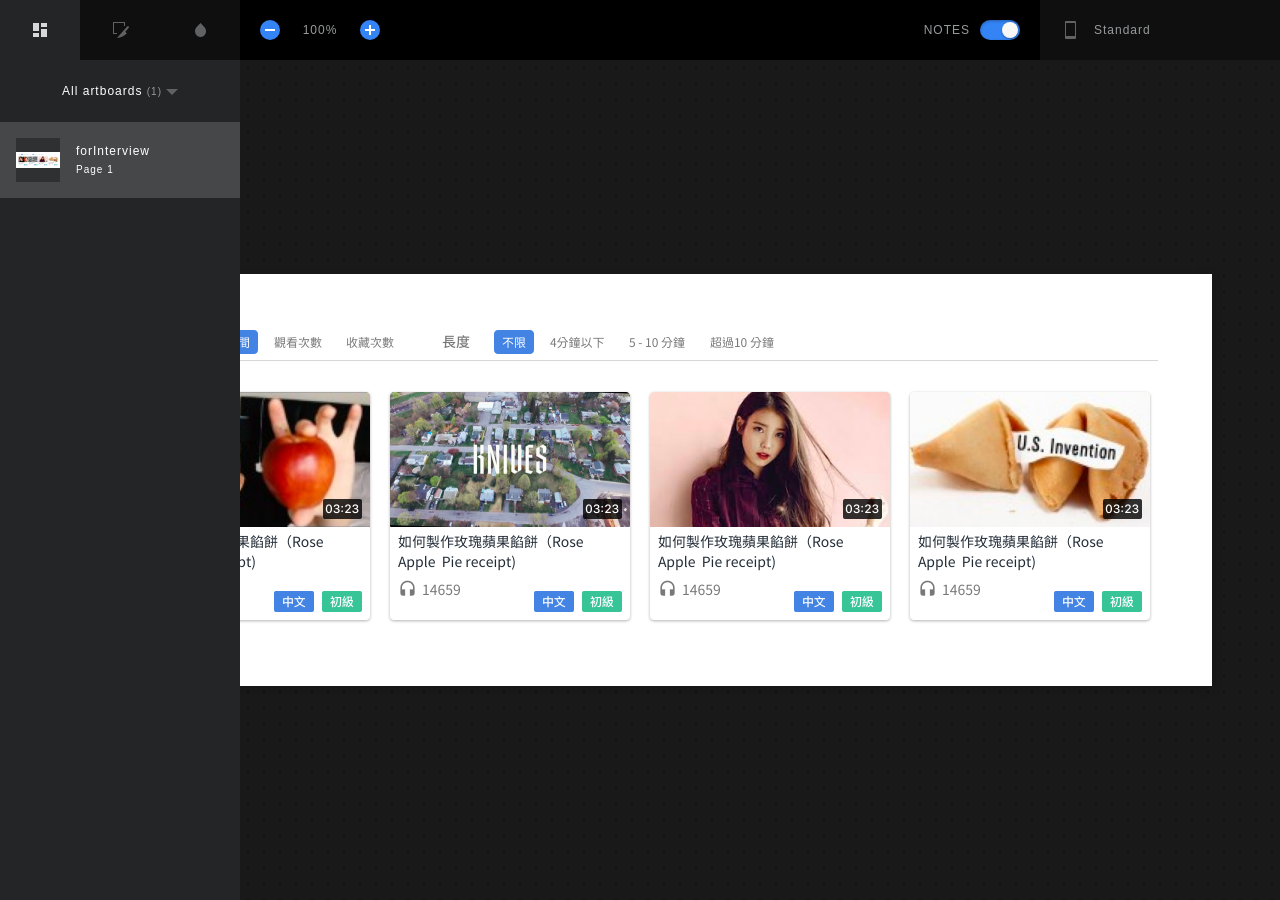
<file: FrontEnd/index.html>
<!DOCTYPE html>
<html lang="en">
  <head>
    <meta charset="utf-8">
    <meta http-equiv="X-UA-Compatible" content="IE=edge">
    <meta name="viewport" content="width=device-width, initial-scale=1">
    <title>Spec Export - Sketch Measure 2.4</title>
    <style type="text/css">
    /*! normalize.css v4.1.1 | MIT License | github.com/necolas/normalize.css */html{font-family:sans-serif;-ms-text-size-adjust:100%;-webkit-text-size-adjust:100%}body{margin:0}article,aside,details,figcaption,figure,footer,header,main,menu,nav,section,summary{display:block}audio,canvas,progress,video{display:inline-block}audio:not([controls]){display:none;height:0}progress{vertical-align:baseline}template,[hidden]{display:none}a{background-color:transparent;-webkit-text-decoration-skip:objects}a:active,a:hover{outline-width:0}abbr[title]{border-bottom:0;text-decoration:underline;text-decoration:underline dotted}b,strong{font-weight:inherit}b,strong{font-weight:bolder}dfn{font-style:italic}h1{font-size:2em;margin:.67em 0}mark{background-color:#ff0;color:#000}small{font-size:80%}sub,sup{font-size:75%;line-height:0;position:relative;vertical-align:baseline}sub{bottom:-0.25em}sup{top:-0.5em}img{border-style:none}svg:not(:root){overflow:hidden}code,kbd,pre,samp{font-family:monospace,monospace;font-size:1em}figure{margin:1em 40px}hr{box-sizing:content-box;height:0;overflow:visible}button,input,select,textarea{font:inherit;margin:0}optgroup{font-weight:bold}button,input{overflow:visible}button,select{text-transform:none}button,html [type="button"],[type="reset"],[type="submit"]{-webkit-appearance:button}button::-moz-focus-inner,[type="button"]::-moz-focus-inner,[type="reset"]::-moz-focus-inner,[type="submit"]::-moz-focus-inner{border-style:none;padding:0}button:-moz-focusring,[type="button"]:-moz-focusring,[type="reset"]:-moz-focusring,[type="submit"]:-moz-focusring{outline:1px dotted ButtonText}fieldset{border:1px solid silver;margin:0 2px;padding:.35em .625em .75em}legend{box-sizing:border-box;color:inherit;display:table;max-width:100%;padding:0;white-space:normal}textarea{overflow:auto}[type="checkbox"],[type="radio"]{box-sizing:border-box;padding:0}[type="number"]::-webkit-inner-spin-button,[type="number"]::-webkit-outer-spin-button{height:auto}[type="search"]{-webkit-appearance:textfield;outline-offset:-2px}[type="search"]::-webkit-search-cancel-button,[type="search"]::-webkit-search-decoration{-webkit-appearance:none}::-webkit-input-placeholder{color:inherit;opacity:.54}::-webkit-file-upload-button{-webkit-appearance:button;font:inherit}

*{box-sizing:border-box;}
::-webkit-scrollbar{width:8px;height:8px;background:#202123;border-radius:4px;}
::-webkit-scrollbar-thumb{border:1px solid rgba(255,255,255,.16);background-color:rgba(0,0,0,.64);border-radius:4px;}
::-webkit-scrollbar-corner,
::-webkit-resizer{background:#202123;}
html{width:100vw;height:100vh;overflow:hidden;}
body{-webkit-user-select:none;width:100vw;height:100vh;min-width:1024px;font-family:HelveticaNeue,Helvetica,Arial,sans-serif;font-size:12px;color:#989A9C;background:#191919;letter-spacing:1px;overflow:hidden;}
header{position:relative;height:60px;display:flex;align-items:center;z-index:215;background:#000;}
header .header-center,header .header-left,header .header-right{width:240px;height:60px;background:#0F0F0F;}
header .header-center{display:flex;flex:1;background:#000;}
header .header-center .show-notes,header .header-center .zoom-widget{padding:20px;width:160px;}
header .header-center h1{flex:1;}
header .header-center .show-notes{text-align:right;line-height:20px;}
header .header-center .show-notes .slidebox{margin-left:10px;}
header .header-left{display:flex;}
.zoom-widget{display:flex;}
.zoom-widget button{position:relative;display:block;width:20px;height:20px;border-radius:10px;border:0;background:#3484F5;cursor:pointer;}
.zoom-widget button:after,.zoom-widget button:before{position:absolute;top:9px;left:5px;content:"";display:block;width:10px;height:2px;background:#FFF;}
.zoom-widget button:after{top:5px;left:9px;width:2px;height:10px;}
.zoom-widget button:disabled{background:#222;cursor:default;}
.zoom-widget button:disabled:after,.zoom-widget button:disabled:before{background:#606264;}
.zoom-widget button.zoom-in:after{display:none;}
.zoom-widget .zoom-text{display:block;text-align:center;line-height:20px;flex:1;}
.unit-box{height:60px;}
.unit-box .overlay{content:"";position:absolute;top:60px;left:0;width:100vw;height:calc(100vh - 60px);display:none;background:rgba(0,0,0,.56);z-index:1;}
.unit-box:focus .overlay{display:block;}
.unit-box:focus{height:auto;outline:0;}
.unit-box h3,.unit-box p{position:relative;margin:0;padding:20px 20px 20px 54px;display:block;height:100%;line-height:20px;font-size:12px;font-weight:400;cursor:pointer;}
.unit-box h3,.unit-box:focus p{display:none;}
.unit-box h3:before,.unit-box p:before{position:absolute;top:18px;left:18px;content:"";display:block;width:24px;height:24px;background:url([data-uri]) no-repeat;background-size:24px 24px;}
.unit-box ul{position:absolute;margin:1px 0 0 240px;padding:0;list-style:none;background:#0F0F0F;width:240px;height:calc(100vh - 61px);overflow:auto;display:block;transition:all .15s ease;z-index:2;}
.unit-box:focus h3{color:#3A3A3A;display:block;}
.unit-box:focus ul{margin:1px 0 0;}
.unit-box .sub-title,.unit-box label{display:flex;padding:14px 20px;}
.unit-box label{cursor:pointer;}
.unit-box li:hover label{color:#FFF;}
.page-list label span,.unit-box label span{flex:1;}
.page-list input,.unit-box input{position:absolute;visibility:hidden;}
.page-list span:before,.unit-box span:before{float:right;display:block;content:"";width:16px;height:16px;}
.page-list input:checked+span:before,.page-list label:hover span:before,.unit-box input:checked+span:before,.unit-box label:hover span:before{background-image:url([data-uri]);background-size:50px 100px;}
.page-list label:hover span:before,.unit-box label:hover span:before{background-position:0 -50px;}
.page-list input:checked+span:before,.unit-box input:checked+span:before{background-position:0 0;}
.unit-box .sub-title{font-size:12px;background:#000;color:#3A3A3A;}
main{position:relative;height:calc(100vh - 60px);}
.inspector,.navbar{position:absolute;top:0;bottom:0;display:flex;width:240px;background:#232527;z-index:5;}
.inspector{transition:all .15s ease;right:-240px;display:block;}
.inspector.active{right:0;}
.navbar{left:-240px;width:240px;transition:all .15s ease;}
.navbar.on{left:0;}
.navbar nav{width:40px;background:#000204;}
.navbar section{flex:1;}
.tab{margin:0;padding:0;display:flex;width:100%;list-style:none;}
.tab li{display:flex;flex:1;height:60px;cursor:pointer;font-size:12px;justify-content:center;align-items:center;}
.tab li.current{background-color:#232527;}
.tab li:before{content:"";width:40px;height:40px;background:url([data-uri]) no-repeat -50px 0;background-size:100px 150px;overflow:hidden;}
.tab li.current:before{background-position-x:0;}
.tab li.icon-slices:before{background-position-y:-50px;}
.tab li.icon-colors:before{background-position-y:-100px;}
#inspector .code-item{display:none!important;}
#inspector .code-item textarea{padding: 16px;}
#inspector .code-item.select{display: block!important;}
#inspector .tab li{height:40px;}
#inspector .tab li:before{background-image:url([data-uri]);
}
#inspector .tab li.select{background-color:rgba(255,255,255,.05);}
#inspector .tab li.select:before{background-position-x: 0;}
#inspector .tab li.icon-android-panel:before {background-position-y: -50px;}
#inspector .tab li.icon-ios-panel:before {background-position-y: -100px;}
.screen-viewer{position:absolute;width:100vw;height:calc(100vh - 60px);background:#191919 url([data-uri]);background-size:16px 16px;overflow:auto;}
.screen-viewer,.screen-viewer .overlay{position:absolute;width:100vw;height:calc(100vh - 60px);background:#191919 url([data-uri]);background-size:16px 16px;overflow:auto;}
.screen-viewer .overlay{display:none;position:fixed;top:60px;left:0;background:transparent;overflow:hidden;z-index:2;cursor:none;}
.screen-viewer.moving-screen .overlay{display:block;}
.screen-viewer-inner{position:relative;margin:0 auto;}
.screen{margin:0 auto;position:absolute;left:50%;top:50%;background:#FFF;box-shadow:0 2px 10px 0 rgba(0,0,0,.2);transition:all .15s ease;}
.layer{position:absolute;cursor:pointer;}
.hover,.selected{border:1px solid #EE6723;}
.has-slice{border:1px dashed #EE6723;background:rgba(255,85,0,.32);}
.layer b,.layer i{position:absolute;width:5px;height:5px;background:#FFF;border:1px solid #EE6723;border-radius:50%;overflow:hidden;display:none;}
.layer b{width:3px;height:3px;background:#EE6723;}
.selected i{display:block;}
.distance.h div[data-width]:before,.distance.v div[data-height]:before,.selected:after,.selected:before{position:absolute;display:block;left:50%;top:-23px;transform:translateX(-50%);content:attr(data-width);font-size:12px;color:#FFF;height:12px;line-height:12px;padding:4px;background:#EE6723;border-radius:2px;z-index:1;}
.percentage-mode .distance.h div[data-width]:before,.percentage-mode .distance.v div[data-height]:before,.percentage-mode .selected:after,.percentage-mode .selected:before{content:attr(percentage-width);}
.selected.hidden:after,.selected.hidden:before{display:none;}
.distance.v div[data-height]:before,.selected:after{content:attr(data-height);left:auto;right:0;top:50%;transform:translateX(calc(100% + 3px)) translateY(-50%);}
.percentage-mode .distance.v div[data-height]:before,.percentage-mode .selected:after{content:attr(percentage-height);}
.layer .tl{top:-3px;left:-3px;}
.layer .tr{top:-3px;right:-3px;}
.layer .bl{bottom:-3px;left:-3px;}
.layer .br{bottom:-3px;right:-3px;}
.hover{border:1px solid #419bf9;}
.selected{border:1px solid #EE6723;}
.ruler{position:absolute;width:100%;height:100%;border:1px dashed #419bf9;}
.ruler.h{border-left:0;border-right:0;}
.ruler.v{border-top:0;border-bottom:0;}
.distance,.distance div,.distance div:before,.distance:after,.distance:before{position:absolute;}
.distance.v,.distance.v div{width:1px;}
.distance.h,.distance.h div{height:1px;}
.distance.v div{top:0;bottom:0;background:#EE6723;}
.distance.h div{left:0;right:0;background:#EE6723;}
.distance.v:after,.distance.v:before{content:"";top:0;left:-2px;width:5px;height:1px;background:#EE6723;}
.distance.h:after,.distance.h:before{content:"";top:-2px;left:0;width:1px;height:5px;background:#EE6723;}
.distance.v:after{top:auto;bottom:0;}
.distance.h:after{left:auto;right:0;}
.note{position:absolute;margin:-12px 0 0 -12px;width:24px;height:24px;background:#F5A623;border-radius:50%;border:2px solid #FFF;box-shadow:0 0 3px rgba(0,0,0,.24);}
.note:before{content:attr(data-index);font-size:12px;display:block;color:#FFF;text-align:center;width:100%;height:100%;line-height:20px;}
.note:hover{box-shadow:0 0 3px rgba(0,0,0,.64);}
.note div{position:absolute;top:50%;left:30px;border-radius:4px;padding:8px;background:#FFF;box-shadow:0 0 3px rgba(0,0,0,.5);-webkit-user-select:text;color:#222;transform:translateY(-50%);z-index:2;}
.note div:before{content:"";position:absolute;left:-7px;top:50%;width:8px;height:14px;background:url([data-uri]) no-repeat;background-size:8px 14px;transform:translateY(-50%);}
.slidebox{position:relative;width:40px;height:20px;display:inline-block;}
.slidebox input{visibility:hidden;}
.slidebox label{position:absolute;top:0;left:0;width:40px;height:20px;background:#898989;box-shadow:inset 0 1px 3px 0 rgba(0,0,0,.3);border-radius:10px;cursor:pointer;transition:all .2s ease;}
.slidebox label:after{position:absolute;content:"";top:2px;left:2px;width:16px;height:16px;background-image:linear-gradient(-180deg,#F8F9F6 0,#F5F5F5 100%);box-shadow:0 1px 2px 0 rgba(0,0,0,.3);border-radius:8px;transition:all .15s ease;}
.slidebox input[type=checkbox]:checked+label{background:#3484F5;}
.slidebox input[type=checkbox]:checked+label:after{left:22px;}
.inspector{overflow:auto;}
.inspector h2,.inspector h3{margin:0;padding:0;font-weight:400;}
.inspector h2{font-size:12px;line-height:24px;padding:12px 16px;text-align:center;}
.inspector h3{height:32px;font-size:12px;line-height:32px;padding:0 16px;background-image:linear-gradient(90deg,rgba(0,4,9,.32) 0,rgba(0,2,4,0) 100%);}
.inspector .context{padding:16px;}
.inspector .color,.inspector .item{display:flex;margin:0 0 8px;}
.inspector .item[data-label]:before{content:attr(data-label);display:block;width:70px;font-size:12px;height:24px;line-height:24px;}
.inspector .color:last-child,.inspector .item:last-child{margin:0;}
.inspector .item div,.inspector .item label{flex:1;}
.inspector .item label{padding:0 4px;}
.inspector .item label:first-child{padding:0 4px 0 0;}
.inspector .item label:last-child{padding:0 0 0 4px;}
.inspector .item label:only-child{padding:0;}
.inspector .item label[data-label]:after{content:attr(data-label);font-size:10px;text-align:center;display:block;margin:2px 0 0;}
.inspector input,.inspector textarea{padding:3px 4px;width:100%;background:rgba(255,255,255,.05);border-radius:2px;border:0;line-height:18px;height:24px;font-size:12px;color:#FFF;text-align:center;outline:0;resize:none;}
.inspector textarea{min-width:100%;height:auto;text-align:left;}
.context h4{font-size:12px;font-weight:400;position:0;margin:0 0 16px;color:#FFF;}
.context h4:before{margin:0 10px 0 0;display:inline-block;content:"";width:8px;height:8px;border-radius:1px;background:#3484F5;}
.context .colors{margin:0 0 8px;}
.context .colors:last-child,.context .items-group:last-child{margin:0;}
.context .items-group{margin:0 0 24px;}
.inspector .color{display:block;}
.inspector .color[data-name]:after{content:attr(data-name);font-size:10px;text-align:center;padding:0 0 0 24px;display:block;margin:2px 0 0;}
.inspector .color label,.inspector .color label em,.inspector .color label em i{position:absolute;display:block;width:24px;height:24px;padding:0;}
.inspector .color label em{position:relative;background-color:#fff;background-image:linear-gradient(45deg,#dddadc 25%,transparent 25%,transparent 75%,#dddadc 75%,#dddadc),linear-gradient(45deg,#dddadc 25%,transparent 25%,transparent 75%,#dddadc 75%,#dddadc);background-size:12px 12px;background-position:0 0,6px 6px;border-radius:2px 0 0 2px;overflow:hidden;}
.inspector .color label em i{position:relative;}
.inspector .item .color input{text-align:center;}
.inspector .color input{padding-left:32px;width:100%;text-align:left;}
.gradient .color label:before{position:absolute;top:12px;left:11px;content:"";width:2px;height:32px;background:#FFF;z-index:2;box-shadow:0 0 2px 1px rgba(0,0,0,.2);}
.gradient .color label:after{position:absolute;top:8px;left:8px;content:"";width:8px;height:8px;background:#FFF;z-index:3;border-radius:4px;box-shadow:0 0 2px 1px rgba(0,0,0,.2);}
.gradient .color[data-name] label:before{height:42px;}
.gradient .color:last-child label:before{display:none;}
.navbar section{position:relative;overflow:auto;}
.artboard-list,.asset-list,.color-list{margin:0;padding:0;list-style:none;}
.artboard-list li{padding:16px;display:flex;cursor:pointer;}
.artboard-list li:hover,.asset-list li:hover,.color-list li:hover{background:#191A1E;}
.artboard-list li.active{background:#454748;}
.preview-img{display:block;width:44px;height:44px;text-align:center;background:rgba(0,0,0,.32);}
.preview-img:before{content:' ';display:inline-block;vertical-align:middle;height:100%;}
.preview-img img{max-width:44px;max-height:44px;background:#FFF;vertical-align:middle;}
.pages-select{padding:24px;position:relative;}
.pages-select h3{margin:0;text-align:center;font-size:12px;font-weight:400;color:#FFF;cursor:pointer;}
.page-list em,.pages-select h3 em{font-style:normal;font-size:10px;color:#989A9C;}
.pages-select h3:after{content:"";margin:0 0 0 4px;width:12px;height:6px;display:inline-block;background:url([data-uri]) no-repeat;background-size:12px 6px;}
.pages-select .page-list{display:none;position:absolute;left:50%;transform:translateX(-50%);margin:-32px 0 0;padding:8px;border-radius:4px;list-style:none;width:180px;background:#0F0F0F;box-shadow:0 2px 10px 0 rgba(0,0,0,.8);}
.pages-select:focus{outline:0;}
.pages-select:focus .page-list{display:block;}
.pages-select .page-list label{padding:10px;cursor:pointer;}
.pages-select .page-list label,.pages-select .page-list span{display:block;}
.page-list span:before{position:absolute;right:8px;}
.exportable{margin:0;padding:0;list-style:none;background:#191A1E;border:1px solid #2D2F31;border-radius:4px;}
.exportable li{position:relative;padding:0 8px;height:32px;line-height:32px;border-bottom:1px solid #222;white-space:nowrap;text-overflow:ellipsis;}
.exportable li a{color:#FFF;text-decoration:none;outline:0;}
.exportable li:last-child{border:0;}
.exportable img{position:absolute;top:0;left:0;width:100%;height:100%;opacity:0;}
.asset-list li,.color-list li{padding:24px;display:flex;cursor:pointer;}
.color-list li{cursor:default;}
.asset-list li picture,.color-list li em{position:relative;display:block;text-align:center;width:32px;height:32px;background-color:#4A4A4A;background-image:linear-gradient(45deg,#000 25%,transparent 25%,transparent 75%,#000 75%,#000),linear-gradient(45deg,#000 25%,transparent 25%,transparent 75%,#000 75%,#000);background-size:8px 8px;background-position:0 0,4px 4px;border-radius:2px;}
.color-list li em{background-color:#fff;background-image:linear-gradient(45deg,#dddadc 25%,transparent 25%,transparent 75%,#dddadc 75%,#dddadc),linear-gradient(45deg,#dddadc 25%,transparent 25%,transparent 75%,#dddadc 75%,#dddadc);border-radius:50%;overflow:hidden;}
.color-list li em i{position:absolute;top:0;left:0;right:0;bottom:0;}
.artboard-list li div,.asset-list li div,.color-list li div{padding:0 0 0 16px;flex:1;}
.artboard-list li div{padding:6px 0 4px 16px;}
.asset-list li picture:before{content:"";display:inline-block;height:100%;vertical-align:middle;}
.asset-list li picture img{vertical-align:middle;max-width:28px;max-height:28px;}
.asset-list li picture:after{content:"";position:absolute;top:0;left:0;right:0;bottom:0;}
.artboard-list h3, .asset-list h3,.color-list h3{margin:0 0 4px;padding:0;color:#FFF;font-size:12px;font-weight:400;overflow:hidden;text-overflow:ellipsis;}
.artboard-list small, .asset-list small,.color-list small{font-size:10px;}
.artboard-list li.active small{color:#FFF;}
.empty{position:absolute;top:30%;left:0;right:0;transform:translateY(-50%);vertical-align:middle;text-align:center;}
.message{position:absolute;top:50%;left:50%;padding:10px 20px;max-width:320px;transform:translateX(-50%) translateY(-50%);text-align:center;border-radius:4px;background:rgba(0,0,0,.96);border: 1px solid rgba(255,255,255,.16);color:#FFF;box-shadow:0 2px 10px rgba(0,0,0,.32);z-index:9;display:none;}
.cursor{position:absolute;display:none;margin:-8px 0 0 -8px;top:50%;left:50%;width:16px;height:17px;background-size:16px 17px;background-image: url('[data-uri]');background-repeat:no-repeat;cursor:none;z-index:1;
}
.cursor.show{display:block;}
.cursor.moving{background-image: url('[data-uri]');}
    </style>
    <script type="text/javascript">
    <!--
    /*! jQuery v3.0.0 | (c) jQuery Foundation | jquery.org/license */
!function(a,b){"use strict";"object"==typeof module&&"object"==typeof module.exports?module.exports=a.document?b(a,!0):function(a){if(!a.document)throw new Error("jQuery requires a window with a document");return b(a)}:b(a)}("undefined"!=typeof window?window:this,function(a,b){"use strict";var c=[],d=a.document,e=Object.getPrototypeOf,f=c.slice,g=c.concat,h=c.push,i=c.indexOf,j={},k=j.toString,l=j.hasOwnProperty,m=l.toString,n=m.call(Object),o={};function p(a,b){b=b||d;var c=b.createElement("script");c.text=a,b.head.appendChild(c).parentNode.removeChild(c)}var q="3.0.0",r=function(a,b){return new r.fn.init(a,b)},s=/^[\s\uFEFF\xA0]+|[\s\uFEFF\xA0]+$/g,t=/^-ms-/,u=/-([a-z])/g,v=function(a,b){return b.toUpperCase()};r.fn=r.prototype={jquery:q,constructor:r,length:0,toArray:function(){return f.call(this)},get:function(a){return null!=a?0>a?this[a+this.length]:this[a]:f.call(this)},pushStack:function(a){var b=r.merge(this.constructor(),a);return b.prevObject=this,b},each:function(a){return r.each(this,a)},map:function(a){return this.pushStack(r.map(this,function(b,c){return a.call(b,c,b)}))},slice:function(){return this.pushStack(f.apply(this,arguments))},first:function(){return this.eq(0)},last:function(){return this.eq(-1)},eq:function(a){var b=this.length,c=+a+(0>a?b:0);return this.pushStack(c>=0&&b>c?[this[c]]:[])},end:function(){return this.prevObject||this.constructor()},push:h,sort:c.sort,splice:c.splice},r.extend=r.fn.extend=function(){var a,b,c,d,e,f,g=arguments[0]||{},h=1,i=arguments.length,j=!1;for("boolean"==typeof g&&(j=g,g=arguments[h]||{},h++),"object"==typeof g||r.isFunction(g)||(g={}),h===i&&(g=this,h--);i>h;h++)if(null!=(a=arguments[h]))for(b in a)c=g[b],d=a[b],g!==d&&(j&&d&&(r.isPlainObject(d)||(e=r.isArray(d)))?(e?(e=!1,f=c&&r.isArray(c)?c:[]):f=c&&r.isPlainObject(c)?c:{},g[b]=r.extend(j,f,d)):void 0!==d&&(g[b]=d));return g},r.extend({expando:"jQuery"+(q+Math.random()).replace(/\D/g,""),isReady:!0,error:function(a){throw new Error(a)},noop:function(){},isFunction:function(a){return"function"===r.type(a)},isArray:Array.isArray,isWindow:function(a){return null!=a&&a===a.window},isNumeric:function(a){var b=r.type(a);return("number"===b||"string"===b)&&!isNaN(a-parseFloat(a))},isPlainObject:function(a){var b,c;return a&&"[object Object]"===k.call(a)?(b=e(a))?(c=l.call(b,"constructor")&&b.constructor,"function"==typeof c&&m.call(c)===n):!0:!1},isEmptyObject:function(a){var b;for(b in a)return!1;return!0},type:function(a){return null==a?a+"":"object"==typeof a||"function"==typeof a?j[k.call(a)]||"object":typeof a},globalEval:function(a){p(a)},camelCase:function(a){return a.replace(t,"ms-").replace(u,v)},nodeName:function(a,b){return a.nodeName&&a.nodeName.toLowerCase()===b.toLowerCase()},each:function(a,b){var c,d=0;if(w(a)){for(c=a.length;c>d;d++)if(b.call(a[d],d,a[d])===!1)break}else for(d in a)if(b.call(a[d],d,a[d])===!1)break;return a},trim:function(a){return null==a?"":(a+"").replace(s,"")},makeArray:function(a,b){var c=b||[];return null!=a&&(w(Object(a))?r.merge(c,"string"==typeof a?[a]:a):h.call(c,a)),c},inArray:function(a,b,c){return null==b?-1:i.call(b,a,c)},merge:function(a,b){for(var c=+b.length,d=0,e=a.length;c>d;d++)a[e++]=b[d];return a.length=e,a},grep:function(a,b,c){for(var d,e=[],f=0,g=a.length,h=!c;g>f;f++)d=!b(a[f],f),d!==h&&e.push(a[f]);return e},map:function(a,b,c){var d,e,f=0,h=[];if(w(a))for(d=a.length;d>f;f++)e=b(a[f],f,c),null!=e&&h.push(e);else for(f in a)e=b(a[f],f,c),null!=e&&h.push(e);return g.apply([],h)},guid:1,proxy:function(a,b){var c,d,e;return"string"==typeof b&&(c=a[b],b=a,a=c),r.isFunction(a)?(d=f.call(arguments,2),e=function(){return a.apply(b||this,d.concat(f.call(arguments)))},e.guid=a.guid=a.guid||r.guid++,e):void 0},now:Date.now,support:o}),"function"==typeof Symbol&&(r.fn[Symbol.iterator]=c[Symbol.iterator]),r.each("Boolean Number String Function Array Date RegExp Object Error Symbol".split(" "),function(a,b){j["[object "+b+"]"]=b.toLowerCase()});function w(a){var b=!!a&&"length"in a&&a.length,c=r.type(a);return"function"===c||r.isWindow(a)?!1:"array"===c||0===b||"number"==typeof b&&b>0&&b-1 in a}var x=function(a){var b,c,d,e,f,g,h,i,j,k,l,m,n,o,p,q,r,s,t,u="sizzle"+1*new Date,v=a.document,w=0,x=0,y=ha(),z=ha(),A=ha(),B=function(a,b){return a===b&&(l=!0),0},C={}.hasOwnProperty,D=[],E=D.pop,F=D.push,G=D.push,H=D.slice,I=function(a,b){for(var c=0,d=a.length;d>c;c++)if(a[c]===b)return c;return-1},J="checked|selected|async|autofocus|autoplay|controls|defer|disabled|hidden|ismap|loop|multiple|open|readonly|required|scoped",K="[\\x20\\t\\r\\n\\f]",L="(?:\\\\.|[\\w-]|[^\x00-\\xa0])+",M="\\["+K+"*("+L+")(?:"+K+"*([*^$|!~]?=)"+K+"*(?:'((?:\\\\.|[^\\\\'])*)'|\"((?:\\\\.|[^\\\\\"])*)\"|("+L+"))|)"+K+"*\\]",N=":("+L+")(?:\\((('((?:\\\\.|[^\\\\'])*)'|\"((?:\\\\.|[^\\\\\"])*)\")|((?:\\\\.|[^\\\\()[\\]]|"+M+")*)|.*)\\)|)",O=new RegExp(K+"+","g"),P=new RegExp("^"+K+"+|((?:^|[^\\\\])(?:\\\\.)*)"+K+"+$","g"),Q=new RegExp("^"+K+"*,"+K+"*"),R=new RegExp("^"+K+"*([>+~]|"+K+")"+K+"*"),S=new RegExp("="+K+"*([^\\]'\"]*?)"+K+"*\\]","g"),T=new RegExp(N),U=new RegExp("^"+L+"$"),V={ID:new RegExp("^#("+L+")"),CLASS:new RegExp("^\\.("+L+")"),TAG:new RegExp("^("+L+"|[*])"),ATTR:new RegExp("^"+M),PSEUDO:new RegExp("^"+N),CHILD:new RegExp("^:(only|first|last|nth|nth-last)-(child|of-type)(?:\\("+K+"*(even|odd|(([+-]|)(\\d*)n|)"+K+"*(?:([+-]|)"+K+"*(\\d+)|))"+K+"*\\)|)","i"),bool:new RegExp("^(?:"+J+")$","i"),needsContext:new RegExp("^"+K+"*[>+~]|:(even|odd|eq|gt|lt|nth|first|last)(?:\\("+K+"*((?:-\\d)?\\d*)"+K+"*\\)|)(?=[^-]|$)","i")},W=/^(?:input|select|textarea|button)$/i,X=/^h\d$/i,Y=/^[^{]+\{\s*\[native \w/,Z=/^(?:#([\w-]+)|(\w+)|\.([\w-]+))$/,$=/[+~]/,_=new RegExp("\\\\([\\da-f]{1,6}"+K+"?|("+K+")|.)","ig"),aa=function(a,b,c){var d="0x"+b-65536;return d!==d||c?b:0>d?String.fromCharCode(d+65536):String.fromCharCode(d>>10|55296,1023&d|56320)},ba=/([\0-\x1f\x7f]|^-?\d)|^-$|[^\x80-\uFFFF\w-]/g,ca=function(a,b){return b?"\x00"===a?"\ufffd":a.slice(0,-1)+"\\"+a.charCodeAt(a.length-1).toString(16)+" ":"\\"+a},da=function(){m()},ea=ta(function(a){return a.disabled===!0},{dir:"parentNode",next:"legend"});try{G.apply(D=H.call(v.childNodes),v.childNodes),D[v.childNodes.length].nodeType}catch(fa){G={apply:D.length?function(a,b){F.apply(a,H.call(b))}:function(a,b){var c=a.length,d=0;while(a[c++]=b[d++]);a.length=c-1}}}function ga(a,b,d,e){var f,h,j,k,l,o,r,s=b&&b.ownerDocument,w=b?b.nodeType:9;if(d=d||[],"string"!=typeof a||!a||1!==w&&9!==w&&11!==w)return d;if(!e&&((b?b.ownerDocument||b:v)!==n&&m(b),b=b||n,p)){if(11!==w&&(l=Z.exec(a)))if(f=l[1]){if(9===w){if(!(j=b.getElementById(f)))return d;if(j.id===f)return d.push(j),d}else if(s&&(j=s.getElementById(f))&&t(b,j)&&j.id===f)return d.push(j),d}else{if(l[2])return G.apply(d,b.getElementsByTagName(a)),d;if((f=l[3])&&c.getElementsByClassName&&b.getElementsByClassName)return G.apply(d,b.getElementsByClassName(f)),d}if(c.qsa&&!A[a+" "]&&(!q||!q.test(a))){if(1!==w)s=b,r=a;else if("object"!==b.nodeName.toLowerCase()){(k=b.getAttribute("id"))?k=k.replace(ba,ca):b.setAttribute("id",k=u),o=g(a),h=o.length;while(h--)o[h]="#"+k+" "+sa(o[h]);r=o.join(","),s=$.test(a)&&qa(b.parentNode)||b}if(r)try{return G.apply(d,s.querySelectorAll(r)),d}catch(x){}finally{k===u&&b.removeAttribute("id")}}}return i(a.replace(P,"$1"),b,d,e)}function ha(){var a=[];function b(c,e){return a.push(c+" ")>d.cacheLength&&delete b[a.shift()],b[c+" "]=e}return b}function ia(a){return a[u]=!0,a}function ja(a){var b=n.createElement("fieldset");try{return!!a(b)}catch(c){return!1}finally{b.parentNode&&b.parentNode.removeChild(b),b=null}}function ka(a,b){var c=a.split("|"),e=c.length;while(e--)d.attrHandle[c[e]]=b}function la(a,b){var c=b&&a,d=c&&1===a.nodeType&&1===b.nodeType&&a.sourceIndex-b.sourceIndex;if(d)return d;if(c)while(c=c.nextSibling)if(c===b)return-1;return a?1:-1}function ma(a){return function(b){var c=b.nodeName.toLowerCase();return"input"===c&&b.type===a}}function na(a){return function(b){var c=b.nodeName.toLowerCase();return("input"===c||"button"===c)&&b.type===a}}function oa(a){return function(b){return"label"in b&&b.disabled===a||"form"in b&&b.disabled===a||"form"in b&&b.disabled===!1&&(b.isDisabled===a||b.isDisabled!==!a&&("label"in b||!ea(b))!==a)}}function pa(a){return ia(function(b){return b=+b,ia(function(c,d){var e,f=a([],c.length,b),g=f.length;while(g--)c[e=f[g]]&&(c[e]=!(d[e]=c[e]))})})}function qa(a){return a&&"undefined"!=typeof a.getElementsByTagName&&a}c=ga.support={},f=ga.isXML=function(a){var b=a&&(a.ownerDocument||a).documentElement;return b?"HTML"!==b.nodeName:!1},m=ga.setDocument=function(a){var b,e,g=a?a.ownerDocument||a:v;return g!==n&&9===g.nodeType&&g.documentElement?(n=g,o=n.documentElement,p=!f(n),v!==n&&(e=n.defaultView)&&e.top!==e&&(e.addEventListener?e.addEventListener("unload",da,!1):e.attachEvent&&e.attachEvent("onunload",da)),c.attributes=ja(function(a){return a.className="i",!a.getAttribute("className")}),c.getElementsByTagName=ja(function(a){return a.appendChild(n.createComment("")),!a.getElementsByTagName("*").length}),c.getElementsByClassName=Y.test(n.getElementsByClassName),c.getById=ja(function(a){return o.appendChild(a).id=u,!n.getElementsByName||!n.getElementsByName(u).length}),c.getById?(d.find.ID=function(a,b){if("undefined"!=typeof b.getElementById&&p){var c=b.getElementById(a);return c?[c]:[]}},d.filter.ID=function(a){var b=a.replace(_,aa);return function(a){return a.getAttribute("id")===b}}):(delete d.find.ID,d.filter.ID=function(a){var b=a.replace(_,aa);return function(a){var c="undefined"!=typeof a.getAttributeNode&&a.getAttributeNode("id");return c&&c.value===b}}),d.find.TAG=c.getElementsByTagName?function(a,b){return"undefined"!=typeof b.getElementsByTagName?b.getElementsByTagName(a):c.qsa?b.querySelectorAll(a):void 0}:function(a,b){var c,d=[],e=0,f=b.getElementsByTagName(a);if("*"===a){while(c=f[e++])1===c.nodeType&&d.push(c);return d}return f},d.find.CLASS=c.getElementsByClassName&&function(a,b){return"undefined"!=typeof b.getElementsByClassName&&p?b.getElementsByClassName(a):void 0},r=[],q=[],(c.qsa=Y.test(n.querySelectorAll))&&(ja(function(a){o.appendChild(a).innerHTML="<a id='"+u+"'></a><select id='"+u+"-\r\\' msallowcapture=''><option selected=''></option></select>",a.querySelectorAll("[msallowcapture^='']").length&&q.push("[*^$]="+K+"*(?:''|\"\")"),a.querySelectorAll("[selected]").length||q.push("\\["+K+"*(?:value|"+J+")"),a.querySelectorAll("[id~="+u+"-]").length||q.push("~="),a.querySelectorAll(":checked").length||q.push(":checked"),a.querySelectorAll("a#"+u+"+*").length||q.push(".#.+[+~]")}),ja(function(a){a.innerHTML="<a href='' disabled='disabled'></a><select disabled='disabled'><option/></select>";var b=n.createElement("input");b.setAttribute("type","hidden"),a.appendChild(b).setAttribute("name","D"),a.querySelectorAll("[name=d]").length&&q.push("name"+K+"*[*^$|!~]?="),2!==a.querySelectorAll(":enabled").length&&q.push(":enabled",":disabled"),o.appendChild(a).disabled=!0,2!==a.querySelectorAll(":disabled").length&&q.push(":enabled",":disabled"),a.querySelectorAll("*,:x"),q.push(",.*:")})),(c.matchesSelector=Y.test(s=o.matches||o.webkitMatchesSelector||o.mozMatchesSelector||o.oMatchesSelector||o.msMatchesSelector))&&ja(function(a){c.disconnectedMatch=s.call(a,"*"),s.call(a,"[s!='']:x"),r.push("!=",N)}),q=q.length&&new RegExp(q.join("|")),r=r.length&&new RegExp(r.join("|")),b=Y.test(o.compareDocumentPosition),t=b||Y.test(o.contains)?function(a,b){var c=9===a.nodeType?a.documentElement:a,d=b&&b.parentNode;return a===d||!(!d||1!==d.nodeType||!(c.contains?c.contains(d):a.compareDocumentPosition&&16&a.compareDocumentPosition(d)))}:function(a,b){if(b)while(b=b.parentNode)if(b===a)return!0;return!1},B=b?function(a,b){if(a===b)return l=!0,0;var d=!a.compareDocumentPosition-!b.compareDocumentPosition;return d?d:(d=(a.ownerDocument||a)===(b.ownerDocument||b)?a.compareDocumentPosition(b):1,1&d||!c.sortDetached&&b.compareDocumentPosition(a)===d?a===n||a.ownerDocument===v&&t(v,a)?-1:b===n||b.ownerDocument===v&&t(v,b)?1:k?I(k,a)-I(k,b):0:4&d?-1:1)}:function(a,b){if(a===b)return l=!0,0;var c,d=0,e=a.parentNode,f=b.parentNode,g=[a],h=[b];if(!e||!f)return a===n?-1:b===n?1:e?-1:f?1:k?I(k,a)-I(k,b):0;if(e===f)return la(a,b);c=a;while(c=c.parentNode)g.unshift(c);c=b;while(c=c.parentNode)h.unshift(c);while(g[d]===h[d])d++;return d?la(g[d],h[d]):g[d]===v?-1:h[d]===v?1:0},n):n},ga.matches=function(a,b){return ga(a,null,null,b)},ga.matchesSelector=function(a,b){if((a.ownerDocument||a)!==n&&m(a),b=b.replace(S,"='$1']"),c.matchesSelector&&p&&!A[b+" "]&&(!r||!r.test(b))&&(!q||!q.test(b)))try{var d=s.call(a,b);if(d||c.disconnectedMatch||a.document&&11!==a.document.nodeType)return d}catch(e){}return ga(b,n,null,[a]).length>0},ga.contains=function(a,b){return(a.ownerDocument||a)!==n&&m(a),t(a,b)},ga.attr=function(a,b){(a.ownerDocument||a)!==n&&m(a);var e=d.attrHandle[b.toLowerCase()],f=e&&C.call(d.attrHandle,b.toLowerCase())?e(a,b,!p):void 0;return void 0!==f?f:c.attributes||!p?a.getAttribute(b):(f=a.getAttributeNode(b))&&f.specified?f.value:null},ga.escape=function(a){return(a+"").replace(ba,ca)},ga.error=function(a){throw new Error("Syntax error, unrecognized expression: "+a)},ga.uniqueSort=function(a){var b,d=[],e=0,f=0;if(l=!c.detectDuplicates,k=!c.sortStable&&a.slice(0),a.sort(B),l){while(b=a[f++])b===a[f]&&(e=d.push(f));while(e--)a.splice(d[e],1)}return k=null,a},e=ga.getText=function(a){var b,c="",d=0,f=a.nodeType;if(f){if(1===f||9===f||11===f){if("string"==typeof a.textContent)return a.textContent;for(a=a.firstChild;a;a=a.nextSibling)c+=e(a)}else if(3===f||4===f)return a.nodeValue}else while(b=a[d++])c+=e(b);return c},d=ga.selectors={cacheLength:50,createPseudo:ia,match:V,attrHandle:{},find:{},relative:{">":{dir:"parentNode",first:!0}," ":{dir:"parentNode"},"+":{dir:"previousSibling",first:!0},"~":{dir:"previousSibling"}},preFilter:{ATTR:function(a){return a[1]=a[1].replace(_,aa),a[3]=(a[3]||a[4]||a[5]||"").replace(_,aa),"~="===a[2]&&(a[3]=" "+a[3]+" "),a.slice(0,4)},CHILD:function(a){return a[1]=a[1].toLowerCase(),"nth"===a[1].slice(0,3)?(a[3]||ga.error(a[0]),a[4]=+(a[4]?a[5]+(a[6]||1):2*("even"===a[3]||"odd"===a[3])),a[5]=+(a[7]+a[8]||"odd"===a[3])):a[3]&&ga.error(a[0]),a},PSEUDO:function(a){var b,c=!a[6]&&a[2];return V.CHILD.test(a[0])?null:(a[3]?a[2]=a[4]||a[5]||"":c&&T.test(c)&&(b=g(c,!0))&&(b=c.indexOf(")",c.length-b)-c.length)&&(a[0]=a[0].slice(0,b),a[2]=c.slice(0,b)),a.slice(0,3))}},filter:{TAG:function(a){var b=a.replace(_,aa).toLowerCase();return"*"===a?function(){return!0}:function(a){return a.nodeName&&a.nodeName.toLowerCase()===b}},CLASS:function(a){var b=y[a+" "];return b||(b=new RegExp("(^|"+K+")"+a+"("+K+"|$)"))&&y(a,function(a){return b.test("string"==typeof a.className&&a.className||"undefined"!=typeof a.getAttribute&&a.getAttribute("class")||"")})},ATTR:function(a,b,c){return function(d){var e=ga.attr(d,a);return null==e?"!="===b:b?(e+="","="===b?e===c:"!="===b?e!==c:"^="===b?c&&0===e.indexOf(c):"*="===b?c&&e.indexOf(c)>-1:"$="===b?c&&e.slice(-c.length)===c:"~="===b?(" "+e.replace(O," ")+" ").indexOf(c)>-1:"|="===b?e===c||e.slice(0,c.length+1)===c+"-":!1):!0}},CHILD:function(a,b,c,d,e){var f="nth"!==a.slice(0,3),g="last"!==a.slice(-4),h="of-type"===b;return 1===d&&0===e?function(a){return!!a.parentNode}:function(b,c,i){var j,k,l,m,n,o,p=f!==g?"nextSibling":"previousSibling",q=b.parentNode,r=h&&b.nodeName.toLowerCase(),s=!i&&!h,t=!1;if(q){if(f){while(p){m=b;while(m=m[p])if(h?m.nodeName.toLowerCase()===r:1===m.nodeType)return!1;o=p="only"===a&&!o&&"nextSibling"}return!0}if(o=[g?q.firstChild:q.lastChild],g&&s){m=q,l=m[u]||(m[u]={}),k=l[m.uniqueID]||(l[m.uniqueID]={}),j=k[a]||[],n=j[0]===w&&j[1],t=n&&j[2],m=n&&q.childNodes[n];while(m=++n&&m&&m[p]||(t=n=0)||o.pop())if(1===m.nodeType&&++t&&m===b){k[a]=[w,n,t];break}}else if(s&&(m=b,l=m[u]||(m[u]={}),k=l[m.uniqueID]||(l[m.uniqueID]={}),j=k[a]||[],n=j[0]===w&&j[1],t=n),t===!1)while(m=++n&&m&&m[p]||(t=n=0)||o.pop())if((h?m.nodeName.toLowerCase()===r:1===m.nodeType)&&++t&&(s&&(l=m[u]||(m[u]={}),k=l[m.uniqueID]||(l[m.uniqueID]={}),k[a]=[w,t]),m===b))break;return t-=e,t===d||t%d===0&&t/d>=0}}},PSEUDO:function(a,b){var c,e=d.pseudos[a]||d.setFilters[a.toLowerCase()]||ga.error("unsupported pseudo: "+a);return e[u]?e(b):e.length>1?(c=[a,a,"",b],d.setFilters.hasOwnProperty(a.toLowerCase())?ia(function(a,c){var d,f=e(a,b),g=f.length;while(g--)d=I(a,f[g]),a[d]=!(c[d]=f[g])}):function(a){return e(a,0,c)}):e}},pseudos:{not:ia(function(a){var b=[],c=[],d=h(a.replace(P,"$1"));return d[u]?ia(function(a,b,c,e){var f,g=d(a,null,e,[]),h=a.length;while(h--)(f=g[h])&&(a[h]=!(b[h]=f))}):function(a,e,f){return b[0]=a,d(b,null,f,c),b[0]=null,!c.pop()}}),has:ia(function(a){return function(b){return ga(a,b).length>0}}),contains:ia(function(a){return a=a.replace(_,aa),function(b){return(b.textContent||b.innerText||e(b)).indexOf(a)>-1}}),lang:ia(function(a){return U.test(a||"")||ga.error("unsupported lang: "+a),a=a.replace(_,aa).toLowerCase(),function(b){var c;do if(c=p?b.lang:b.getAttribute("xml:lang")||b.getAttribute("lang"))return c=c.toLowerCase(),c===a||0===c.indexOf(a+"-");while((b=b.parentNode)&&1===b.nodeType);return!1}}),target:function(b){var c=a.location&&a.location.hash;return c&&c.slice(1)===b.id},root:function(a){return a===o},focus:function(a){return a===n.activeElement&&(!n.hasFocus||n.hasFocus())&&!!(a.type||a.href||~a.tabIndex)},enabled:oa(!1),disabled:oa(!0),checked:function(a){var b=a.nodeName.toLowerCase();return"input"===b&&!!a.checked||"option"===b&&!!a.selected},selected:function(a){return a.parentNode&&a.parentNode.selectedIndex,a.selected===!0},empty:function(a){for(a=a.firstChild;a;a=a.nextSibling)if(a.nodeType<6)return!1;return!0},parent:function(a){return!d.pseudos.empty(a)},header:function(a){return X.test(a.nodeName)},input:function(a){return W.test(a.nodeName)},button:function(a){var b=a.nodeName.toLowerCase();return"input"===b&&"button"===a.type||"button"===b},text:function(a){var b;return"input"===a.nodeName.toLowerCase()&&"text"===a.type&&(null==(b=a.getAttribute("type"))||"text"===b.toLowerCase())},first:pa(function(){return[0]}),last:pa(function(a,b){return[b-1]}),eq:pa(function(a,b,c){return[0>c?c+b:c]}),even:pa(function(a,b){for(var c=0;b>c;c+=2)a.push(c);return a}),odd:pa(function(a,b){for(var c=1;b>c;c+=2)a.push(c);return a}),lt:pa(function(a,b,c){for(var d=0>c?c+b:c;--d>=0;)a.push(d);return a}),gt:pa(function(a,b,c){for(var d=0>c?c+b:c;++d<b;)a.push(d);return a})}},d.pseudos.nth=d.pseudos.eq;for(b in{radio:!0,checkbox:!0,file:!0,password:!0,image:!0})d.pseudos[b]=ma(b);for(b in{submit:!0,reset:!0})d.pseudos[b]=na(b);function ra(){}ra.prototype=d.filters=d.pseudos,d.setFilters=new ra,g=ga.tokenize=function(a,b){var c,e,f,g,h,i,j,k=z[a+" "];if(k)return b?0:k.slice(0);h=a,i=[],j=d.preFilter;while(h){c&&!(e=Q.exec(h))||(e&&(h=h.slice(e[0].length)||h),i.push(f=[])),c=!1,(e=R.exec(h))&&(c=e.shift(),f.push({value:c,type:e[0].replace(P," ")}),h=h.slice(c.length));for(g in d.filter)!(e=V[g].exec(h))||j[g]&&!(e=j[g](e))||(c=e.shift(),f.push({value:c,type:g,matches:e}),h=h.slice(c.length));if(!c)break}return b?h.length:h?ga.error(a):z(a,i).slice(0)};function sa(a){for(var b=0,c=a.length,d="";c>b;b++)d+=a[b].value;return d}function ta(a,b,c){var d=b.dir,e=b.next,f=e||d,g=c&&"parentNode"===f,h=x++;return b.first?function(b,c,e){while(b=b[d])if(1===b.nodeType||g)return a(b,c,e)}:function(b,c,i){var j,k,l,m=[w,h];if(i){while(b=b[d])if((1===b.nodeType||g)&&a(b,c,i))return!0}else while(b=b[d])if(1===b.nodeType||g)if(l=b[u]||(b[u]={}),k=l[b.uniqueID]||(l[b.uniqueID]={}),e&&e===b.nodeName.toLowerCase())b=b[d]||b;else{if((j=k[f])&&j[0]===w&&j[1]===h)return m[2]=j[2];if(k[f]=m,m[2]=a(b,c,i))return!0}}}function ua(a){return a.length>1?function(b,c,d){var e=a.length;while(e--)if(!a[e](b,c,d))return!1;return!0}:a[0]}function va(a,b,c){for(var d=0,e=b.length;e>d;d++)ga(a,b[d],c);return c}function wa(a,b,c,d,e){for(var f,g=[],h=0,i=a.length,j=null!=b;i>h;h++)(f=a[h])&&(c&&!c(f,d,e)||(g.push(f),j&&b.push(h)));return g}function xa(a,b,c,d,e,f){return d&&!d[u]&&(d=xa(d)),e&&!e[u]&&(e=xa(e,f)),ia(function(f,g,h,i){var j,k,l,m=[],n=[],o=g.length,p=f||va(b||"*",h.nodeType?[h]:h,[]),q=!a||!f&&b?p:wa(p,m,a,h,i),r=c?e||(f?a:o||d)?[]:g:q;if(c&&c(q,r,h,i),d){j=wa(r,n),d(j,[],h,i),k=j.length;while(k--)(l=j[k])&&(r[n[k]]=!(q[n[k]]=l))}if(f){if(e||a){if(e){j=[],k=r.length;while(k--)(l=r[k])&&j.push(q[k]=l);e(null,r=[],j,i)}k=r.length;while(k--)(l=r[k])&&(j=e?I(f,l):m[k])>-1&&(f[j]=!(g[j]=l))}}else r=wa(r===g?r.splice(o,r.length):r),e?e(null,g,r,i):G.apply(g,r)})}function ya(a){for(var b,c,e,f=a.length,g=d.relative[a[0].type],h=g||d.relative[" "],i=g?1:0,k=ta(function(a){return a===b},h,!0),l=ta(function(a){return I(b,a)>-1},h,!0),m=[function(a,c,d){var e=!g&&(d||c!==j)||((b=c).nodeType?k(a,c,d):l(a,c,d));return b=null,e}];f>i;i++)if(c=d.relative[a[i].type])m=[ta(ua(m),c)];else{if(c=d.filter[a[i].type].apply(null,a[i].matches),c[u]){for(e=++i;f>e;e++)if(d.relative[a[e].type])break;return xa(i>1&&ua(m),i>1&&sa(a.slice(0,i-1).concat({value:" "===a[i-2].type?"*":""})).replace(P,"$1"),c,e>i&&ya(a.slice(i,e)),f>e&&ya(a=a.slice(e)),f>e&&sa(a))}m.push(c)}return ua(m)}function za(a,b){var c=b.length>0,e=a.length>0,f=function(f,g,h,i,k){var l,o,q,r=0,s="0",t=f&&[],u=[],v=j,x=f||e&&d.find.TAG("*",k),y=w+=null==v?1:Math.random()||.1,z=x.length;for(k&&(j=g===n||g||k);s!==z&&null!=(l=x[s]);s++){if(e&&l){o=0,g||l.ownerDocument===n||(m(l),h=!p);while(q=a[o++])if(q(l,g||n,h)){i.push(l);break}k&&(w=y)}c&&((l=!q&&l)&&r--,f&&t.push(l))}if(r+=s,c&&s!==r){o=0;while(q=b[o++])q(t,u,g,h);if(f){if(r>0)while(s--)t[s]||u[s]||(u[s]=E.call(i));u=wa(u)}G.apply(i,u),k&&!f&&u.length>0&&r+b.length>1&&ga.uniqueSort(i)}return k&&(w=y,j=v),t};return c?ia(f):f}return h=ga.compile=function(a,b){var c,d=[],e=[],f=A[a+" "];if(!f){b||(b=g(a)),c=b.length;while(c--)f=ya(b[c]),f[u]?d.push(f):e.push(f);f=A(a,za(e,d)),f.selector=a}return f},i=ga.select=function(a,b,e,f){var i,j,k,l,m,n="function"==typeof a&&a,o=!f&&g(a=n.selector||a);if(e=e||[],1===o.length){if(j=o[0]=o[0].slice(0),j.length>2&&"ID"===(k=j[0]).type&&c.getById&&9===b.nodeType&&p&&d.relative[j[1].type]){if(b=(d.find.ID(k.matches[0].replace(_,aa),b)||[])[0],!b)return e;n&&(b=b.parentNode),a=a.slice(j.shift().value.length)}i=V.needsContext.test(a)?0:j.length;while(i--){if(k=j[i],d.relative[l=k.type])break;if((m=d.find[l])&&(f=m(k.matches[0].replace(_,aa),$.test(j[0].type)&&qa(b.parentNode)||b))){if(j.splice(i,1),a=f.length&&sa(j),!a)return G.apply(e,f),e;break}}}return(n||h(a,o))(f,b,!p,e,!b||$.test(a)&&qa(b.parentNode)||b),e},c.sortStable=u.split("").sort(B).join("")===u,c.detectDuplicates=!!l,m(),c.sortDetached=ja(function(a){return 1&a.compareDocumentPosition(n.createElement("fieldset"))}),ja(function(a){return a.innerHTML="<a href='#'></a>","#"===a.firstChild.getAttribute("href")})||ka("type|href|height|width",function(a,b,c){return c?void 0:a.getAttribute(b,"type"===b.toLowerCase()?1:2)}),c.attributes&&ja(function(a){return a.innerHTML="<input/>",a.firstChild.setAttribute("value",""),""===a.firstChild.getAttribute("value")})||ka("value",function(a,b,c){return c||"input"!==a.nodeName.toLowerCase()?void 0:a.defaultValue}),ja(function(a){return null==a.getAttribute("disabled")})||ka(J,function(a,b,c){var d;return c?void 0:a[b]===!0?b.toLowerCase():(d=a.getAttributeNode(b))&&d.specified?d.value:null}),ga}(a);r.find=x,r.expr=x.selectors,r.expr[":"]=r.expr.pseudos,r.uniqueSort=r.unique=x.uniqueSort,r.text=x.getText,r.isXMLDoc=x.isXML,r.contains=x.contains,r.escapeSelector=x.escape;var y=function(a,b,c){var d=[],e=void 0!==c;while((a=a[b])&&9!==a.nodeType)if(1===a.nodeType){if(e&&r(a).is(c))break;d.push(a)}return d},z=function(a,b){for(var c=[];a;a=a.nextSibling)1===a.nodeType&&a!==b&&c.push(a);return c},A=r.expr.match.needsContext,B=/^<([a-z][^\/\0>:\x20\t\r\n\f]*)[\x20\t\r\n\f]*\/?>(?:<\/\1>|)$/i,C=/^.[^:#\[\.,]*$/;function D(a,b,c){if(r.isFunction(b))return r.grep(a,function(a,d){return!!b.call(a,d,a)!==c});if(b.nodeType)return r.grep(a,function(a){return a===b!==c});if("string"==typeof b){if(C.test(b))return r.filter(b,a,c);b=r.filter(b,a)}return r.grep(a,function(a){return i.call(b,a)>-1!==c&&1===a.nodeType})}r.filter=function(a,b,c){var d=b[0];return c&&(a=":not("+a+")"),1===b.length&&1===d.nodeType?r.find.matchesSelector(d,a)?[d]:[]:r.find.matches(a,r.grep(b,function(a){return 1===a.nodeType}))},r.fn.extend({find:function(a){var b,c,d=this.length,e=this;if("string"!=typeof a)return this.pushStack(r(a).filter(function(){for(b=0;d>b;b++)if(r.contains(e[b],this))return!0}));for(c=this.pushStack([]),b=0;d>b;b++)r.find(a,e[b],c);return d>1?r.uniqueSort(c):c},filter:function(a){return this.pushStack(D(this,a||[],!1))},not:function(a){return this.pushStack(D(this,a||[],!0))},is:function(a){return!!D(this,"string"==typeof a&&A.test(a)?r(a):a||[],!1).length}});var E,F=/^(?:\s*(<[\w\W]+>)[^>]*|#([\w-]+))$/,G=r.fn.init=function(a,b,c){var e,f;if(!a)return this;if(c=c||E,"string"==typeof a){if(e="<"===a[0]&&">"===a[a.length-1]&&a.length>=3?[null,a,null]:F.exec(a),!e||!e[1]&&b)return!b||b.jquery?(b||c).find(a):this.constructor(b).find(a);if(e[1]){if(b=b instanceof r?b[0]:b,r.merge(this,r.parseHTML(e[1],b&&b.nodeType?b.ownerDocument||b:d,!0)),B.test(e[1])&&r.isPlainObject(b))for(e in b)r.isFunction(this[e])?this[e](b[e]):this.attr(e,b[e]);return this}return f=d.getElementById(e[2]),f&&(this[0]=f,this.length=1),this}return a.nodeType?(this[0]=a,this.length=1,this):r.isFunction(a)?void 0!==c.ready?c.ready(a):a(r):r.makeArray(a,this)};G.prototype=r.fn,E=r(d);var H=/^(?:parents|prev(?:Until|All))/,I={children:!0,contents:!0,next:!0,prev:!0};r.fn.extend({has:function(a){var b=r(a,this),c=b.length;return this.filter(function(){for(var a=0;c>a;a++)if(r.contains(this,b[a]))return!0})},closest:function(a,b){var c,d=0,e=this.length,f=[],g="string"!=typeof a&&r(a);if(!A.test(a))for(;e>d;d++)for(c=this[d];c&&c!==b;c=c.parentNode)if(c.nodeType<11&&(g?g.index(c)>-1:1===c.nodeType&&r.find.matchesSelector(c,a))){f.push(c);break}return this.pushStack(f.length>1?r.uniqueSort(f):f)},index:function(a){return a?"string"==typeof a?i.call(r(a),this[0]):i.call(this,a.jquery?a[0]:a):this[0]&&this[0].parentNode?this.first().prevAll().length:-1},add:function(a,b){return this.pushStack(r.uniqueSort(r.merge(this.get(),r(a,b))))},addBack:function(a){return this.add(null==a?this.prevObject:this.prevObject.filter(a))}});function J(a,b){while((a=a[b])&&1!==a.nodeType);return a}r.each({parent:function(a){var b=a.parentNode;return b&&11!==b.nodeType?b:null},parents:function(a){return y(a,"parentNode")},parentsUntil:function(a,b,c){return y(a,"parentNode",c)},next:function(a){return J(a,"nextSibling")},prev:function(a){return J(a,"previousSibling")},nextAll:function(a){return y(a,"nextSibling")},prevAll:function(a){return y(a,"previousSibling")},nextUntil:function(a,b,c){return y(a,"nextSibling",c)},prevUntil:function(a,b,c){return y(a,"previousSibling",c)},siblings:function(a){return z((a.parentNode||{}).firstChild,a)},children:function(a){return z(a.firstChild)},contents:function(a){return a.contentDocument||r.merge([],a.childNodes)}},function(a,b){r.fn[a]=function(c,d){var e=r.map(this,b,c);return"Until"!==a.slice(-5)&&(d=c),d&&"string"==typeof d&&(e=r.filter(d,e)),this.length>1&&(I[a]||r.uniqueSort(e),H.test(a)&&e.reverse()),this.pushStack(e)}});var K=/\S+/g;function L(a){var b={};return r.each(a.match(K)||[],function(a,c){b[c]=!0}),b}r.Callbacks=function(a){a="string"==typeof a?L(a):r.extend({},a);var b,c,d,e,f=[],g=[],h=-1,i=function(){for(e=a.once,d=b=!0;g.length;h=-1){c=g.shift();while(++h<f.length)f[h].apply(c[0],c[1])===!1&&a.stopOnFalse&&(h=f.length,c=!1)}a.memory||(c=!1),b=!1,e&&(f=c?[]:"")},j={add:function(){return f&&(c&&!b&&(h=f.length-1,g.push(c)),function d(b){r.each(b,function(b,c){r.isFunction(c)?a.unique&&j.has(c)||f.push(c):c&&c.length&&"string"!==r.type(c)&&d(c)})}(arguments),c&&!b&&i()),this},remove:function(){return r.each(arguments,function(a,b){var c;while((c=r.inArray(b,f,c))>-1)f.splice(c,1),h>=c&&h--}),this},has:function(a){return a?r.inArray(a,f)>-1:f.length>0},empty:function(){return f&&(f=[]),this},disable:function(){return e=g=[],f=c="",this},disabled:function(){return!f},lock:function(){return e=g=[],c||b||(f=c=""),this},locked:function(){return!!e},fireWith:function(a,c){return e||(c=c||[],c=[a,c.slice?c.slice():c],g.push(c),b||i()),this},fire:function(){return j.fireWith(this,arguments),this},fired:function(){return!!d}};return j};function M(a){return a}function N(a){throw a}function O(a,b,c){var d;try{a&&r.isFunction(d=a.promise)?d.call(a).done(b).fail(c):a&&r.isFunction(d=a.then)?d.call(a,b,c):b.call(void 0,a)}catch(a){c.call(void 0,a)}}r.extend({Deferred:function(b){var c=[["notify","progress",r.Callbacks("memory"),r.Callbacks("memory"),2],["resolve","done",r.Callbacks("once memory"),r.Callbacks("once memory"),0,"resolved"],["reject","fail",r.Callbacks("once memory"),r.Callbacks("once memory"),1,"rejected"]],d="pending",e={state:function(){return d},always:function(){return f.done(arguments).fail(arguments),this},"catch":function(a){return e.then(null,a)},pipe:function(){var a=arguments;return r.Deferred(function(b){r.each(c,function(c,d){var e=r.isFunction(a[d[4]])&&a[d[4]];f[d[1]](function(){var a=e&&e.apply(this,arguments);a&&r.isFunction(a.promise)?a.promise().progress(b.notify).done(b.resolve).fail(b.reject):b[d[0]+"With"](this,e?[a]:arguments)})}),a=null}).promise()},then:function(b,d,e){var f=0;function g(b,c,d,e){return function(){var h=this,i=arguments,j=function(){var a,j;if(!(f>b)){if(a=d.apply(h,i),a===c.promise())throw new TypeError("Thenable self-resolution");j=a&&("object"==typeof a||"function"==typeof a)&&a.then,r.isFunction(j)?e?j.call(a,g(f,c,M,e),g(f,c,N,e)):(f++,j.call(a,g(f,c,M,e),g(f,c,N,e),g(f,c,M,c.notifyWith))):(d!==M&&(h=void 0,i=[a]),(e||c.resolveWith)(h,i))}},k=e?j:function(){try{j()}catch(a){r.Deferred.exceptionHook&&r.Deferred.exceptionHook(a,k.stackTrace),b+1>=f&&(d!==N&&(h=void 0,i=[a]),c.rejectWith(h,i))}};b?k():(r.Deferred.getStackHook&&(k.stackTrace=r.Deferred.getStackHook()),a.setTimeout(k))}}return r.Deferred(function(a){c[0][3].add(g(0,a,r.isFunction(e)?e:M,a.notifyWith)),c[1][3].add(g(0,a,r.isFunction(b)?b:M)),c[2][3].add(g(0,a,r.isFunction(d)?d:N))}).promise()},promise:function(a){return null!=a?r.extend(a,e):e}},f={};return r.each(c,function(a,b){var g=b[2],h=b[5];e[b[1]]=g.add,h&&g.add(function(){d=h},c[3-a][2].disable,c[0][2].lock),g.add(b[3].fire),f[b[0]]=function(){return f[b[0]+"With"](this===f?void 0:this,arguments),this},f[b[0]+"With"]=g.fireWith}),e.promise(f),b&&b.call(f,f),f},when:function(a){var b=arguments.length,c=b,d=Array(c),e=f.call(arguments),g=r.Deferred(),h=function(a){return function(c){d[a]=this,e[a]=arguments.length>1?f.call(arguments):c,--b||g.resolveWith(d,e)}};if(1>=b&&(O(a,g.done(h(c)).resolve,g.reject),"pending"===g.state()||r.isFunction(e[c]&&e[c].then)))return g.then();while(c--)O(e[c],h(c),g.reject);return g.promise()}});var P=/^(Eval|Internal|Range|Reference|Syntax|Type|URI)Error$/;r.Deferred.exceptionHook=function(b,c){a.console&&a.console.warn&&b&&P.test(b.name)&&a.console.warn("jQuery.Deferred exception: "+b.message,b.stack,c)};var Q=r.Deferred();r.fn.ready=function(a){return Q.then(a),this},r.extend({isReady:!1,readyWait:1,holdReady:function(a){a?r.readyWait++:r.ready(!0)},ready:function(a){(a===!0?--r.readyWait:r.isReady)||(r.isReady=!0,a!==!0&&--r.readyWait>0||Q.resolveWith(d,[r]))}}),r.ready.then=Q.then;function R(){d.removeEventListener("DOMContentLoaded",R),a.removeEventListener("load",R),r.ready()}"complete"===d.readyState||"loading"!==d.readyState&&!d.documentElement.doScroll?a.setTimeout(r.ready):(d.addEventListener("DOMContentLoaded",R),a.addEventListener("load",R));var S=function(a,b,c,d,e,f,g){var h=0,i=a.length,j=null==c;if("object"===r.type(c)){e=!0;for(h in c)S(a,b,h,c[h],!0,f,g)}else if(void 0!==d&&(e=!0,r.isFunction(d)||(g=!0),j&&(g?(b.call(a,d),b=null):(j=b,b=function(a,b,c){
return j.call(r(a),c)})),b))for(;i>h;h++)b(a[h],c,g?d:d.call(a[h],h,b(a[h],c)));return e?a:j?b.call(a):i?b(a[0],c):f},T=function(a){return 1===a.nodeType||9===a.nodeType||!+a.nodeType};function U(){this.expando=r.expando+U.uid++}U.uid=1,U.prototype={cache:function(a){var b=a[this.expando];return b||(b={},T(a)&&(a.nodeType?a[this.expando]=b:Object.defineProperty(a,this.expando,{value:b,configurable:!0}))),b},set:function(a,b,c){var d,e=this.cache(a);if("string"==typeof b)e[r.camelCase(b)]=c;else for(d in b)e[r.camelCase(d)]=b[d];return e},get:function(a,b){return void 0===b?this.cache(a):a[this.expando]&&a[this.expando][r.camelCase(b)]},access:function(a,b,c){return void 0===b||b&&"string"==typeof b&&void 0===c?this.get(a,b):(this.set(a,b,c),void 0!==c?c:b)},remove:function(a,b){var c,d=a[this.expando];if(void 0!==d){if(void 0!==b){r.isArray(b)?b=b.map(r.camelCase):(b=r.camelCase(b),b=b in d?[b]:b.match(K)||[]),c=b.length;while(c--)delete d[b[c]]}(void 0===b||r.isEmptyObject(d))&&(a.nodeType?a[this.expando]=void 0:delete a[this.expando])}},hasData:function(a){var b=a[this.expando];return void 0!==b&&!r.isEmptyObject(b)}};var V=new U,W=new U,X=/^(?:\{[\w\W]*\}|\[[\w\W]*\])$/,Y=/[A-Z]/g;function Z(a,b,c){var d;if(void 0===c&&1===a.nodeType)if(d="data-"+b.replace(Y,"-$&").toLowerCase(),c=a.getAttribute(d),"string"==typeof c){try{c="true"===c?!0:"false"===c?!1:"null"===c?null:+c+""===c?+c:X.test(c)?JSON.parse(c):c}catch(e){}W.set(a,b,c)}else c=void 0;return c}r.extend({hasData:function(a){return W.hasData(a)||V.hasData(a)},data:function(a,b,c){return W.access(a,b,c)},removeData:function(a,b){W.remove(a,b)},_data:function(a,b,c){return V.access(a,b,c)},_removeData:function(a,b){V.remove(a,b)}}),r.fn.extend({data:function(a,b){var c,d,e,f=this[0],g=f&&f.attributes;if(void 0===a){if(this.length&&(e=W.get(f),1===f.nodeType&&!V.get(f,"hasDataAttrs"))){c=g.length;while(c--)g[c]&&(d=g[c].name,0===d.indexOf("data-")&&(d=r.camelCase(d.slice(5)),Z(f,d,e[d])));V.set(f,"hasDataAttrs",!0)}return e}return"object"==typeof a?this.each(function(){W.set(this,a)}):S(this,function(b){var c;if(f&&void 0===b){if(c=W.get(f,a),void 0!==c)return c;if(c=Z(f,a),void 0!==c)return c}else this.each(function(){W.set(this,a,b)})},null,b,arguments.length>1,null,!0)},removeData:function(a){return this.each(function(){W.remove(this,a)})}}),r.extend({queue:function(a,b,c){var d;return a?(b=(b||"fx")+"queue",d=V.get(a,b),c&&(!d||r.isArray(c)?d=V.access(a,b,r.makeArray(c)):d.push(c)),d||[]):void 0},dequeue:function(a,b){b=b||"fx";var c=r.queue(a,b),d=c.length,e=c.shift(),f=r._queueHooks(a,b),g=function(){r.dequeue(a,b)};"inprogress"===e&&(e=c.shift(),d--),e&&("fx"===b&&c.unshift("inprogress"),delete f.stop,e.call(a,g,f)),!d&&f&&f.empty.fire()},_queueHooks:function(a,b){var c=b+"queueHooks";return V.get(a,c)||V.access(a,c,{empty:r.Callbacks("once memory").add(function(){V.remove(a,[b+"queue",c])})})}}),r.fn.extend({queue:function(a,b){var c=2;return"string"!=typeof a&&(b=a,a="fx",c--),arguments.length<c?r.queue(this[0],a):void 0===b?this:this.each(function(){var c=r.queue(this,a,b);r._queueHooks(this,a),"fx"===a&&"inprogress"!==c[0]&&r.dequeue(this,a)})},dequeue:function(a){return this.each(function(){r.dequeue(this,a)})},clearQueue:function(a){return this.queue(a||"fx",[])},promise:function(a,b){var c,d=1,e=r.Deferred(),f=this,g=this.length,h=function(){--d||e.resolveWith(f,[f])};"string"!=typeof a&&(b=a,a=void 0),a=a||"fx";while(g--)c=V.get(f[g],a+"queueHooks"),c&&c.empty&&(d++,c.empty.add(h));return h(),e.promise(b)}});var $=/[+-]?(?:\d*\.|)\d+(?:[eE][+-]?\d+|)/.source,_=new RegExp("^(?:([+-])=|)("+$+")([a-z%]*)$","i"),aa=["Top","Right","Bottom","Left"],ba=function(a,b){return a=b||a,"none"===a.style.display||""===a.style.display&&r.contains(a.ownerDocument,a)&&"none"===r.css(a,"display")},ca=function(a,b,c,d){var e,f,g={};for(f in b)g[f]=a.style[f],a.style[f]=b[f];e=c.apply(a,d||[]);for(f in b)a.style[f]=g[f];return e};function da(a,b,c,d){var e,f=1,g=20,h=d?function(){return d.cur()}:function(){return r.css(a,b,"")},i=h(),j=c&&c[3]||(r.cssNumber[b]?"":"px"),k=(r.cssNumber[b]||"px"!==j&&+i)&&_.exec(r.css(a,b));if(k&&k[3]!==j){j=j||k[3],c=c||[],k=+i||1;do f=f||".5",k/=f,r.style(a,b,k+j);while(f!==(f=h()/i)&&1!==f&&--g)}return c&&(k=+k||+i||0,e=c[1]?k+(c[1]+1)*c[2]:+c[2],d&&(d.unit=j,d.start=k,d.end=e)),e}var ea={};function fa(a){var b,c=a.ownerDocument,d=a.nodeName,e=ea[d];return e?e:(b=c.body.appendChild(c.createElement(d)),e=r.css(b,"display"),b.parentNode.removeChild(b),"none"===e&&(e="block"),ea[d]=e,e)}function ga(a,b){for(var c,d,e=[],f=0,g=a.length;g>f;f++)d=a[f],d.style&&(c=d.style.display,b?("none"===c&&(e[f]=V.get(d,"display")||null,e[f]||(d.style.display="")),""===d.style.display&&ba(d)&&(e[f]=fa(d))):"none"!==c&&(e[f]="none",V.set(d,"display",c)));for(f=0;g>f;f++)null!=e[f]&&(a[f].style.display=e[f]);return a}r.fn.extend({show:function(){return ga(this,!0)},hide:function(){return ga(this)},toggle:function(a){return"boolean"==typeof a?a?this.show():this.hide():this.each(function(){ba(this)?r(this).show():r(this).hide()})}});var ha=/^(?:checkbox|radio)$/i,ia=/<([a-z][^\/\0>\x20\t\r\n\f]+)/i,ja=/^$|\/(?:java|ecma)script/i,ka={option:[1,"<select multiple='multiple'>","</select>"],thead:[1,"<table>","</table>"],col:[2,"<table><colgroup>","</colgroup></table>"],tr:[2,"<table><tbody>","</tbody></table>"],td:[3,"<table><tbody><tr>","</tr></tbody></table>"],_default:[0,"",""]};ka.optgroup=ka.option,ka.tbody=ka.tfoot=ka.colgroup=ka.caption=ka.thead,ka.th=ka.td;function la(a,b){var c="undefined"!=typeof a.getElementsByTagName?a.getElementsByTagName(b||"*"):"undefined"!=typeof a.querySelectorAll?a.querySelectorAll(b||"*"):[];return void 0===b||b&&r.nodeName(a,b)?r.merge([a],c):c}function ma(a,b){for(var c=0,d=a.length;d>c;c++)V.set(a[c],"globalEval",!b||V.get(b[c],"globalEval"))}var na=/<|&#?\w+;/;function oa(a,b,c,d,e){for(var f,g,h,i,j,k,l=b.createDocumentFragment(),m=[],n=0,o=a.length;o>n;n++)if(f=a[n],f||0===f)if("object"===r.type(f))r.merge(m,f.nodeType?[f]:f);else if(na.test(f)){g=g||l.appendChild(b.createElement("div")),h=(ia.exec(f)||["",""])[1].toLowerCase(),i=ka[h]||ka._default,g.innerHTML=i[1]+r.htmlPrefilter(f)+i[2],k=i[0];while(k--)g=g.lastChild;r.merge(m,g.childNodes),g=l.firstChild,g.textContent=""}else m.push(b.createTextNode(f));l.textContent="",n=0;while(f=m[n++])if(d&&r.inArray(f,d)>-1)e&&e.push(f);else if(j=r.contains(f.ownerDocument,f),g=la(l.appendChild(f),"script"),j&&ma(g),c){k=0;while(f=g[k++])ja.test(f.type||"")&&c.push(f)}return l}!function(){var a=d.createDocumentFragment(),b=a.appendChild(d.createElement("div")),c=d.createElement("input");c.setAttribute("type","radio"),c.setAttribute("checked","checked"),c.setAttribute("name","t"),b.appendChild(c),o.checkClone=b.cloneNode(!0).cloneNode(!0).lastChild.checked,b.innerHTML="<textarea>x</textarea>",o.noCloneChecked=!!b.cloneNode(!0).lastChild.defaultValue}();var pa=d.documentElement,qa=/^key/,ra=/^(?:mouse|pointer|contextmenu|drag|drop)|click/,sa=/^([^.]*)(?:\.(.+)|)/;function ta(){return!0}function ua(){return!1}function va(){try{return d.activeElement}catch(a){}}function wa(a,b,c,d,e,f){var g,h;if("object"==typeof b){"string"!=typeof c&&(d=d||c,c=void 0);for(h in b)wa(a,h,c,d,b[h],f);return a}if(null==d&&null==e?(e=c,d=c=void 0):null==e&&("string"==typeof c?(e=d,d=void 0):(e=d,d=c,c=void 0)),e===!1)e=ua;else if(!e)return a;return 1===f&&(g=e,e=function(a){return r().off(a),g.apply(this,arguments)},e.guid=g.guid||(g.guid=r.guid++)),a.each(function(){r.event.add(this,b,e,d,c)})}r.event={global:{},add:function(a,b,c,d,e){var f,g,h,i,j,k,l,m,n,o,p,q=V.get(a);if(q){c.handler&&(f=c,c=f.handler,e=f.selector),e&&r.find.matchesSelector(pa,e),c.guid||(c.guid=r.guid++),(i=q.events)||(i=q.events={}),(g=q.handle)||(g=q.handle=function(b){return"undefined"!=typeof r&&r.event.triggered!==b.type?r.event.dispatch.apply(a,arguments):void 0}),b=(b||"").match(K)||[""],j=b.length;while(j--)h=sa.exec(b[j])||[],n=p=h[1],o=(h[2]||"").split(".").sort(),n&&(l=r.event.special[n]||{},n=(e?l.delegateType:l.bindType)||n,l=r.event.special[n]||{},k=r.extend({type:n,origType:p,data:d,handler:c,guid:c.guid,selector:e,needsContext:e&&r.expr.match.needsContext.test(e),namespace:o.join(".")},f),(m=i[n])||(m=i[n]=[],m.delegateCount=0,l.setup&&l.setup.call(a,d,o,g)!==!1||a.addEventListener&&a.addEventListener(n,g)),l.add&&(l.add.call(a,k),k.handler.guid||(k.handler.guid=c.guid)),e?m.splice(m.delegateCount++,0,k):m.push(k),r.event.global[n]=!0)}},remove:function(a,b,c,d,e){var f,g,h,i,j,k,l,m,n,o,p,q=V.hasData(a)&&V.get(a);if(q&&(i=q.events)){b=(b||"").match(K)||[""],j=b.length;while(j--)if(h=sa.exec(b[j])||[],n=p=h[1],o=(h[2]||"").split(".").sort(),n){l=r.event.special[n]||{},n=(d?l.delegateType:l.bindType)||n,m=i[n]||[],h=h[2]&&new RegExp("(^|\\.)"+o.join("\\.(?:.*\\.|)")+"(\\.|$)"),g=f=m.length;while(f--)k=m[f],!e&&p!==k.origType||c&&c.guid!==k.guid||h&&!h.test(k.namespace)||d&&d!==k.selector&&("**"!==d||!k.selector)||(m.splice(f,1),k.selector&&m.delegateCount--,l.remove&&l.remove.call(a,k));g&&!m.length&&(l.teardown&&l.teardown.call(a,o,q.handle)!==!1||r.removeEvent(a,n,q.handle),delete i[n])}else for(n in i)r.event.remove(a,n+b[j],c,d,!0);r.isEmptyObject(i)&&V.remove(a,"handle events")}},dispatch:function(a){var b=r.event.fix(a),c,d,e,f,g,h,i=new Array(arguments.length),j=(V.get(this,"events")||{})[b.type]||[],k=r.event.special[b.type]||{};for(i[0]=b,c=1;c<arguments.length;c++)i[c]=arguments[c];if(b.delegateTarget=this,!k.preDispatch||k.preDispatch.call(this,b)!==!1){h=r.event.handlers.call(this,b,j),c=0;while((f=h[c++])&&!b.isPropagationStopped()){b.currentTarget=f.elem,d=0;while((g=f.handlers[d++])&&!b.isImmediatePropagationStopped())b.rnamespace&&!b.rnamespace.test(g.namespace)||(b.handleObj=g,b.data=g.data,e=((r.event.special[g.origType]||{}).handle||g.handler).apply(f.elem,i),void 0!==e&&(b.result=e)===!1&&(b.preventDefault(),b.stopPropagation()))}return k.postDispatch&&k.postDispatch.call(this,b),b.result}},handlers:function(a,b){var c,d,e,f,g=[],h=b.delegateCount,i=a.target;if(h&&i.nodeType&&("click"!==a.type||isNaN(a.button)||a.button<1))for(;i!==this;i=i.parentNode||this)if(1===i.nodeType&&(i.disabled!==!0||"click"!==a.type)){for(d=[],c=0;h>c;c++)f=b[c],e=f.selector+" ",void 0===d[e]&&(d[e]=f.needsContext?r(e,this).index(i)>-1:r.find(e,this,null,[i]).length),d[e]&&d.push(f);d.length&&g.push({elem:i,handlers:d})}return h<b.length&&g.push({elem:this,handlers:b.slice(h)}),g},addProp:function(a,b){Object.defineProperty(r.Event.prototype,a,{enumerable:!0,configurable:!0,get:r.isFunction(b)?function(){return this.originalEvent?b(this.originalEvent):void 0}:function(){return this.originalEvent?this.originalEvent[a]:void 0},set:function(b){Object.defineProperty(this,a,{enumerable:!0,configurable:!0,writable:!0,value:b})}})},fix:function(a){return a[r.expando]?a:new r.Event(a)},special:{load:{noBubble:!0},focus:{trigger:function(){return this!==va()&&this.focus?(this.focus(),!1):void 0},delegateType:"focusin"},blur:{trigger:function(){return this===va()&&this.blur?(this.blur(),!1):void 0},delegateType:"focusout"},click:{trigger:function(){return"checkbox"===this.type&&this.click&&r.nodeName(this,"input")?(this.click(),!1):void 0},_default:function(a){return r.nodeName(a.target,"a")}},beforeunload:{postDispatch:function(a){void 0!==a.result&&a.originalEvent&&(a.originalEvent.returnValue=a.result)}}}},r.removeEvent=function(a,b,c){a.removeEventListener&&a.removeEventListener(b,c)},r.Event=function(a,b){return this instanceof r.Event?(a&&a.type?(this.originalEvent=a,this.type=a.type,this.isDefaultPrevented=a.defaultPrevented||void 0===a.defaultPrevented&&a.returnValue===!1?ta:ua,this.target=a.target&&3===a.target.nodeType?a.target.parentNode:a.target,this.currentTarget=a.currentTarget,this.relatedTarget=a.relatedTarget):this.type=a,b&&r.extend(this,b),this.timeStamp=a&&a.timeStamp||r.now(),void(this[r.expando]=!0)):new r.Event(a,b)},r.Event.prototype={constructor:r.Event,isDefaultPrevented:ua,isPropagationStopped:ua,isImmediatePropagationStopped:ua,isSimulated:!1,preventDefault:function(){var a=this.originalEvent;this.isDefaultPrevented=ta,a&&!this.isSimulated&&a.preventDefault()},stopPropagation:function(){var a=this.originalEvent;this.isPropagationStopped=ta,a&&!this.isSimulated&&a.stopPropagation()},stopImmediatePropagation:function(){var a=this.originalEvent;this.isImmediatePropagationStopped=ta,a&&!this.isSimulated&&a.stopImmediatePropagation(),this.stopPropagation()}},r.each({altKey:!0,bubbles:!0,cancelable:!0,changedTouches:!0,ctrlKey:!0,detail:!0,eventPhase:!0,metaKey:!0,pageX:!0,pageY:!0,shiftKey:!0,view:!0,"char":!0,charCode:!0,key:!0,keyCode:!0,button:!0,buttons:!0,clientX:!0,clientY:!0,offsetX:!0,offsetY:!0,pointerId:!0,pointerType:!0,screenX:!0,screenY:!0,targetTouches:!0,toElement:!0,touches:!0,which:function(a){var b=a.button;return null==a.which&&qa.test(a.type)?null!=a.charCode?a.charCode:a.keyCode:!a.which&&void 0!==b&&ra.test(a.type)?1&b?1:2&b?3:4&b?2:0:a.which}},r.event.addProp),r.each({mouseenter:"mouseover",mouseleave:"mouseout",pointerenter:"pointerover",pointerleave:"pointerout"},function(a,b){r.event.special[a]={delegateType:b,bindType:b,handle:function(a){var c,d=this,e=a.relatedTarget,f=a.handleObj;return e&&(e===d||r.contains(d,e))||(a.type=f.origType,c=f.handler.apply(this,arguments),a.type=b),c}}}),r.fn.extend({on:function(a,b,c,d){return wa(this,a,b,c,d)},one:function(a,b,c,d){return wa(this,a,b,c,d,1)},off:function(a,b,c){var d,e;if(a&&a.preventDefault&&a.handleObj)return d=a.handleObj,r(a.delegateTarget).off(d.namespace?d.origType+"."+d.namespace:d.origType,d.selector,d.handler),this;if("object"==typeof a){for(e in a)this.off(e,b,a[e]);return this}return b!==!1&&"function"!=typeof b||(c=b,b=void 0),c===!1&&(c=ua),this.each(function(){r.event.remove(this,a,c,b)})}});var xa=/<(?!area|br|col|embed|hr|img|input|link|meta|param)(([a-z][^\/\0>\x20\t\r\n\f]*)[^>]*)\/>/gi,ya=/<script|<style|<link/i,za=/checked\s*(?:[^=]|=\s*.checked.)/i,Aa=/^true\/(.*)/,Ba=/^\s*<!(?:\[CDATA\[|--)|(?:\]\]|--)>\s*$/g;function Ca(a,b){return r.nodeName(a,"table")&&r.nodeName(11!==b.nodeType?b:b.firstChild,"tr")?a.getElementsByTagName("tbody")[0]||a:a}function Da(a){return a.type=(null!==a.getAttribute("type"))+"/"+a.type,a}function Ea(a){var b=Aa.exec(a.type);return b?a.type=b[1]:a.removeAttribute("type"),a}function Fa(a,b){var c,d,e,f,g,h,i,j;if(1===b.nodeType){if(V.hasData(a)&&(f=V.access(a),g=V.set(b,f),j=f.events)){delete g.handle,g.events={};for(e in j)for(c=0,d=j[e].length;d>c;c++)r.event.add(b,e,j[e][c])}W.hasData(a)&&(h=W.access(a),i=r.extend({},h),W.set(b,i))}}function Ga(a,b){var c=b.nodeName.toLowerCase();"input"===c&&ha.test(a.type)?b.checked=a.checked:"input"!==c&&"textarea"!==c||(b.defaultValue=a.defaultValue)}function Ha(a,b,c,d){b=g.apply([],b);var e,f,h,i,j,k,l=0,m=a.length,n=m-1,q=b[0],s=r.isFunction(q);if(s||m>1&&"string"==typeof q&&!o.checkClone&&za.test(q))return a.each(function(e){var f=a.eq(e);s&&(b[0]=q.call(this,e,f.html())),Ha(f,b,c,d)});if(m&&(e=oa(b,a[0].ownerDocument,!1,a,d),f=e.firstChild,1===e.childNodes.length&&(e=f),f||d)){for(h=r.map(la(e,"script"),Da),i=h.length;m>l;l++)j=e,l!==n&&(j=r.clone(j,!0,!0),i&&r.merge(h,la(j,"script"))),c.call(a[l],j,l);if(i)for(k=h[h.length-1].ownerDocument,r.map(h,Ea),l=0;i>l;l++)j=h[l],ja.test(j.type||"")&&!V.access(j,"globalEval")&&r.contains(k,j)&&(j.src?r._evalUrl&&r._evalUrl(j.src):p(j.textContent.replace(Ba,""),k))}return a}function Ia(a,b,c){for(var d,e=b?r.filter(b,a):a,f=0;null!=(d=e[f]);f++)c||1!==d.nodeType||r.cleanData(la(d)),d.parentNode&&(c&&r.contains(d.ownerDocument,d)&&ma(la(d,"script")),d.parentNode.removeChild(d));return a}r.extend({htmlPrefilter:function(a){return a.replace(xa,"<$1></$2>")},clone:function(a,b,c){var d,e,f,g,h=a.cloneNode(!0),i=r.contains(a.ownerDocument,a);if(!(o.noCloneChecked||1!==a.nodeType&&11!==a.nodeType||r.isXMLDoc(a)))for(g=la(h),f=la(a),d=0,e=f.length;e>d;d++)Ga(f[d],g[d]);if(b)if(c)for(f=f||la(a),g=g||la(h),d=0,e=f.length;e>d;d++)Fa(f[d],g[d]);else Fa(a,h);return g=la(h,"script"),g.length>0&&ma(g,!i&&la(a,"script")),h},cleanData:function(a){for(var b,c,d,e=r.event.special,f=0;void 0!==(c=a[f]);f++)if(T(c)){if(b=c[V.expando]){if(b.events)for(d in b.events)e[d]?r.event.remove(c,d):r.removeEvent(c,d,b.handle);c[V.expando]=void 0}c[W.expando]&&(c[W.expando]=void 0)}}}),r.fn.extend({detach:function(a){return Ia(this,a,!0)},remove:function(a){return Ia(this,a)},text:function(a){return S(this,function(a){return void 0===a?r.text(this):this.empty().each(function(){1!==this.nodeType&&11!==this.nodeType&&9!==this.nodeType||(this.textContent=a)})},null,a,arguments.length)},append:function(){return Ha(this,arguments,function(a){if(1===this.nodeType||11===this.nodeType||9===this.nodeType){var b=Ca(this,a);b.appendChild(a)}})},prepend:function(){return Ha(this,arguments,function(a){if(1===this.nodeType||11===this.nodeType||9===this.nodeType){var b=Ca(this,a);b.insertBefore(a,b.firstChild)}})},before:function(){return Ha(this,arguments,function(a){this.parentNode&&this.parentNode.insertBefore(a,this)})},after:function(){return Ha(this,arguments,function(a){this.parentNode&&this.parentNode.insertBefore(a,this.nextSibling)})},empty:function(){for(var a,b=0;null!=(a=this[b]);b++)1===a.nodeType&&(r.cleanData(la(a,!1)),a.textContent="");return this},clone:function(a,b){return a=null==a?!1:a,b=null==b?a:b,this.map(function(){return r.clone(this,a,b)})},html:function(a){return S(this,function(a){var b=this[0]||{},c=0,d=this.length;if(void 0===a&&1===b.nodeType)return b.innerHTML;if("string"==typeof a&&!ya.test(a)&&!ka[(ia.exec(a)||["",""])[1].toLowerCase()]){a=r.htmlPrefilter(a);try{for(;d>c;c++)b=this[c]||{},1===b.nodeType&&(r.cleanData(la(b,!1)),b.innerHTML=a);b=0}catch(e){}}b&&this.empty().append(a)},null,a,arguments.length)},replaceWith:function(){var a=[];return Ha(this,arguments,function(b){var c=this.parentNode;r.inArray(this,a)<0&&(r.cleanData(la(this)),c&&c.replaceChild(b,this))},a)}}),r.each({appendTo:"append",prependTo:"prepend",insertBefore:"before",insertAfter:"after",replaceAll:"replaceWith"},function(a,b){r.fn[a]=function(a){for(var c,d=[],e=r(a),f=e.length-1,g=0;f>=g;g++)c=g===f?this:this.clone(!0),r(e[g])[b](c),h.apply(d,c.get());return this.pushStack(d)}});var Ja=/^margin/,Ka=new RegExp("^("+$+")(?!px)[a-z%]+$","i"),La=function(b){var c=b.ownerDocument.defaultView;return c&&c.opener||(c=a),c.getComputedStyle(b)};!function(){function b(){if(i){i.style.cssText="box-sizing:border-box;position:relative;display:block;margin:auto;border:1px;padding:1px;top:1%;width:50%",i.innerHTML="",pa.appendChild(h);var b=a.getComputedStyle(i);c="1%"!==b.top,g="2px"===b.marginLeft,e="4px"===b.width,i.style.marginRight="50%",f="4px"===b.marginRight,pa.removeChild(h),i=null}}var c,e,f,g,h=d.createElement("div"),i=d.createElement("div");i.style&&(i.style.backgroundClip="content-box",i.cloneNode(!0).style.backgroundClip="",o.clearCloneStyle="content-box"===i.style.backgroundClip,h.style.cssText="border:0;width:8px;height:0;top:0;left:-9999px;padding:0;margin-top:1px;position:absolute",h.appendChild(i),r.extend(o,{pixelPosition:function(){return b(),c},boxSizingReliable:function(){return b(),e},pixelMarginRight:function(){return b(),f},reliableMarginLeft:function(){return b(),g}}))}();function Ma(a,b,c){var d,e,f,g,h=a.style;return c=c||La(a),c&&(g=c.getPropertyValue(b)||c[b],""!==g||r.contains(a.ownerDocument,a)||(g=r.style(a,b)),!o.pixelMarginRight()&&Ka.test(g)&&Ja.test(b)&&(d=h.width,e=h.minWidth,f=h.maxWidth,h.minWidth=h.maxWidth=h.width=g,g=c.width,h.width=d,h.minWidth=e,h.maxWidth=f)),void 0!==g?g+"":g}function Na(a,b){return{get:function(){return a()?void delete this.get:(this.get=b).apply(this,arguments)}}}var Oa=/^(none|table(?!-c[ea]).+)/,Pa={position:"absolute",visibility:"hidden",display:"block"},Qa={letterSpacing:"0",fontWeight:"400"},Ra=["Webkit","Moz","ms"],Sa=d.createElement("div").style;function Ta(a){if(a in Sa)return a;var b=a[0].toUpperCase()+a.slice(1),c=Ra.length;while(c--)if(a=Ra[c]+b,a in Sa)return a}function Ua(a,b,c){var d=_.exec(b);return d?Math.max(0,d[2]-(c||0))+(d[3]||"px"):b}function Va(a,b,c,d,e){for(var f=c===(d?"border":"content")?4:"width"===b?1:0,g=0;4>f;f+=2)"margin"===c&&(g+=r.css(a,c+aa[f],!0,e)),d?("content"===c&&(g-=r.css(a,"padding"+aa[f],!0,e)),"margin"!==c&&(g-=r.css(a,"border"+aa[f]+"Width",!0,e))):(g+=r.css(a,"padding"+aa[f],!0,e),"padding"!==c&&(g+=r.css(a,"border"+aa[f]+"Width",!0,e)));return g}function Wa(a,b,c){var d,e=!0,f=La(a),g="border-box"===r.css(a,"boxSizing",!1,f);if(a.getClientRects().length&&(d=a.getBoundingClientRect()[b]),0>=d||null==d){if(d=Ma(a,b,f),(0>d||null==d)&&(d=a.style[b]),Ka.test(d))return d;e=g&&(o.boxSizingReliable()||d===a.style[b]),d=parseFloat(d)||0}return d+Va(a,b,c||(g?"border":"content"),e,f)+"px"}r.extend({cssHooks:{opacity:{get:function(a,b){if(b){var c=Ma(a,"opacity");return""===c?"1":c}}}},cssNumber:{animationIterationCount:!0,columnCount:!0,fillOpacity:!0,flexGrow:!0,flexShrink:!0,fontWeight:!0,lineHeight:!0,opacity:!0,order:!0,orphans:!0,widows:!0,zIndex:!0,zoom:!0},cssProps:{"float":"cssFloat"},style:function(a,b,c,d){if(a&&3!==a.nodeType&&8!==a.nodeType&&a.style){var e,f,g,h=r.camelCase(b),i=a.style;return b=r.cssProps[h]||(r.cssProps[h]=Ta(h)||h),g=r.cssHooks[b]||r.cssHooks[h],void 0===c?g&&"get"in g&&void 0!==(e=g.get(a,!1,d))?e:i[b]:(f=typeof c,"string"===f&&(e=_.exec(c))&&e[1]&&(c=da(a,b,e),f="number"),null!=c&&c===c&&("number"===f&&(c+=e&&e[3]||(r.cssNumber[h]?"":"px")),o.clearCloneStyle||""!==c||0!==b.indexOf("background")||(i[b]="inherit"),g&&"set"in g&&void 0===(c=g.set(a,c,d))||(i[b]=c)),void 0)}},css:function(a,b,c,d){var e,f,g,h=r.camelCase(b);return b=r.cssProps[h]||(r.cssProps[h]=Ta(h)||h),g=r.cssHooks[b]||r.cssHooks[h],g&&"get"in g&&(e=g.get(a,!0,c)),void 0===e&&(e=Ma(a,b,d)),"normal"===e&&b in Qa&&(e=Qa[b]),""===c||c?(f=parseFloat(e),c===!0||isFinite(f)?f||0:e):e}}),r.each(["height","width"],function(a,b){r.cssHooks[b]={get:function(a,c,d){return c?!Oa.test(r.css(a,"display"))||a.getClientRects().length&&a.getBoundingClientRect().width?Wa(a,b,d):ca(a,Pa,function(){return Wa(a,b,d)}):void 0},set:function(a,c,d){var e,f=d&&La(a),g=d&&Va(a,b,d,"border-box"===r.css(a,"boxSizing",!1,f),f);return g&&(e=_.exec(c))&&"px"!==(e[3]||"px")&&(a.style[b]=c,c=r.css(a,b)),Ua(a,c,g)}}}),r.cssHooks.marginLeft=Na(o.reliableMarginLeft,function(a,b){return b?(parseFloat(Ma(a,"marginLeft"))||a.getBoundingClientRect().left-ca(a,{marginLeft:0},function(){return a.getBoundingClientRect().left}))+"px":void 0}),r.each({margin:"",padding:"",border:"Width"},function(a,b){r.cssHooks[a+b]={expand:function(c){for(var d=0,e={},f="string"==typeof c?c.split(" "):[c];4>d;d++)e[a+aa[d]+b]=f[d]||f[d-2]||f[0];return e}},Ja.test(a)||(r.cssHooks[a+b].set=Ua)}),r.fn.extend({css:function(a,b){return S(this,function(a,b,c){var d,e,f={},g=0;if(r.isArray(b)){for(d=La(a),e=b.length;e>g;g++)f[b[g]]=r.css(a,b[g],!1,d);return f}return void 0!==c?r.style(a,b,c):r.css(a,b)},a,b,arguments.length>1)}});function Xa(a,b,c,d,e){return new Xa.prototype.init(a,b,c,d,e)}r.Tween=Xa,Xa.prototype={constructor:Xa,init:function(a,b,c,d,e,f){this.elem=a,this.prop=c,this.easing=e||r.easing._default,this.options=b,this.start=this.now=this.cur(),this.end=d,this.unit=f||(r.cssNumber[c]?"":"px")},cur:function(){var a=Xa.propHooks[this.prop];return a&&a.get?a.get(this):Xa.propHooks._default.get(this)},run:function(a){var b,c=Xa.propHooks[this.prop];return this.options.duration?this.pos=b=r.easing[this.easing](a,this.options.duration*a,0,1,this.options.duration):this.pos=b=a,this.now=(this.end-this.start)*b+this.start,this.options.step&&this.options.step.call(this.elem,this.now,this),c&&c.set?c.set(this):Xa.propHooks._default.set(this),this}},Xa.prototype.init.prototype=Xa.prototype,Xa.propHooks={_default:{get:function(a){var b;return 1!==a.elem.nodeType||null!=a.elem[a.prop]&&null==a.elem.style[a.prop]?a.elem[a.prop]:(b=r.css(a.elem,a.prop,""),b&&"auto"!==b?b:0)},set:function(a){r.fx.step[a.prop]?r.fx.step[a.prop](a):1!==a.elem.nodeType||null==a.elem.style[r.cssProps[a.prop]]&&!r.cssHooks[a.prop]?a.elem[a.prop]=a.now:r.style(a.elem,a.prop,a.now+a.unit)}}},Xa.propHooks.scrollTop=Xa.propHooks.scrollLeft={set:function(a){a.elem.nodeType&&a.elem.parentNode&&(a.elem[a.prop]=a.now)}},r.easing={linear:function(a){return a},swing:function(a){return.5-Math.cos(a*Math.PI)/2},_default:"swing"},r.fx=Xa.prototype.init,r.fx.step={};var Ya,Za,$a=/^(?:toggle|show|hide)$/,_a=/queueHooks$/;function ab(){Za&&(a.requestAnimationFrame(ab),r.fx.tick())}function bb(){return a.setTimeout(function(){Ya=void 0}),Ya=r.now()}function cb(a,b){var c,d=0,e={height:a};for(b=b?1:0;4>d;d+=2-b)c=aa[d],e["margin"+c]=e["padding"+c]=a;return b&&(e.opacity=e.width=a),e}function db(a,b,c){for(var d,e=(gb.tweeners[b]||[]).concat(gb.tweeners["*"]),f=0,g=e.length;g>f;f++)if(d=e[f].call(c,b,a))return d}function eb(a,b,c){var d,e,f,g,h,i,j,k,l="width"in b||"height"in b,m=this,n={},o=a.style,p=a.nodeType&&ba(a),q=V.get(a,"fxshow");c.queue||(g=r._queueHooks(a,"fx"),null==g.unqueued&&(g.unqueued=0,h=g.empty.fire,g.empty.fire=function(){g.unqueued||h()}),g.unqueued++,m.always(function(){m.always(function(){g.unqueued--,r.queue(a,"fx").length||g.empty.fire()})}));for(d in b)if(e=b[d],$a.test(e)){if(delete b[d],f=f||"toggle"===e,e===(p?"hide":"show")){if("show"!==e||!q||void 0===q[d])continue;p=!0}n[d]=q&&q[d]||r.style(a,d)}if(i=!r.isEmptyObject(b),i||!r.isEmptyObject(n)){l&&1===a.nodeType&&(c.overflow=[o.overflow,o.overflowX,o.overflowY],j=q&&q.display,null==j&&(j=V.get(a,"display")),k=r.css(a,"display"),"none"===k&&(j?k=j:(ga([a],!0),j=a.style.display||j,k=r.css(a,"display"),ga([a]))),("inline"===k||"inline-block"===k&&null!=j)&&"none"===r.css(a,"float")&&(i||(m.done(function(){o.display=j}),null==j&&(k=o.display,j="none"===k?"":k)),o.display="inline-block")),c.overflow&&(o.overflow="hidden",m.always(function(){o.overflow=c.overflow[0],o.overflowX=c.overflow[1],o.overflowY=c.overflow[2]})),i=!1;for(d in n)i||(q?"hidden"in q&&(p=q.hidden):q=V.access(a,"fxshow",{display:j}),f&&(q.hidden=!p),p&&ga([a],!0),m.done(function(){p||ga([a]),V.remove(a,"fxshow");for(d in n)r.style(a,d,n[d])})),i=db(p?q[d]:0,d,m),d in q||(q[d]=i.start,p&&(i.end=i.start,i.start=0))}}function fb(a,b){var c,d,e,f,g;for(c in a)if(d=r.camelCase(c),e=b[d],f=a[c],r.isArray(f)&&(e=f[1],f=a[c]=f[0]),c!==d&&(a[d]=f,delete a[c]),g=r.cssHooks[d],g&&"expand"in g){f=g.expand(f),delete a[d];for(c in f)c in a||(a[c]=f[c],b[c]=e)}else b[d]=e}function gb(a,b,c){var d,e,f=0,g=gb.prefilters.length,h=r.Deferred().always(function(){delete i.elem}),i=function(){if(e)return!1;for(var b=Ya||bb(),c=Math.max(0,j.startTime+j.duration-b),d=c/j.duration||0,f=1-d,g=0,i=j.tweens.length;i>g;g++)j.tweens[g].run(f);return h.notifyWith(a,[j,f,c]),1>f&&i?c:(h.resolveWith(a,[j]),!1)},j=h.promise({elem:a,props:r.extend({},b),opts:r.extend(!0,{specialEasing:{},easing:r.easing._default},c),originalProperties:b,originalOptions:c,startTime:Ya||bb(),duration:c.duration,tweens:[],createTween:function(b,c){var d=r.Tween(a,j.opts,b,c,j.opts.specialEasing[b]||j.opts.easing);return j.tweens.push(d),d},stop:function(b){var c=0,d=b?j.tweens.length:0;if(e)return this;for(e=!0;d>c;c++)j.tweens[c].run(1);return b?(h.notifyWith(a,[j,1,0]),h.resolveWith(a,[j,b])):h.rejectWith(a,[j,b]),this}}),k=j.props;for(fb(k,j.opts.specialEasing);g>f;f++)if(d=gb.prefilters[f].call(j,a,k,j.opts))return r.isFunction(d.stop)&&(r._queueHooks(j.elem,j.opts.queue).stop=r.proxy(d.stop,d)),d;return r.map(k,db,j),r.isFunction(j.opts.start)&&j.opts.start.call(a,j),r.fx.timer(r.extend(i,{elem:a,anim:j,queue:j.opts.queue})),j.progress(j.opts.progress).done(j.opts.done,j.opts.complete).fail(j.opts.fail).always(j.opts.always)}r.Animation=r.extend(gb,{tweeners:{"*":[function(a,b){var c=this.createTween(a,b);return da(c.elem,a,_.exec(b),c),c}]},tweener:function(a,b){r.isFunction(a)?(b=a,a=["*"]):a=a.match(K);for(var c,d=0,e=a.length;e>d;d++)c=a[d],gb.tweeners[c]=gb.tweeners[c]||[],gb.tweeners[c].unshift(b)},prefilters:[eb],prefilter:function(a,b){b?gb.prefilters.unshift(a):gb.prefilters.push(a)}}),r.speed=function(a,b,c){var e=a&&"object"==typeof a?r.extend({},a):{complete:c||!c&&b||r.isFunction(a)&&a,duration:a,easing:c&&b||b&&!r.isFunction(b)&&b};return r.fx.off||d.hidden?e.duration=0:e.duration="number"==typeof e.duration?e.duration:e.duration in r.fx.speeds?r.fx.speeds[e.duration]:r.fx.speeds._default,null!=e.queue&&e.queue!==!0||(e.queue="fx"),e.old=e.complete,e.complete=function(){r.isFunction(e.old)&&e.old.call(this),e.queue&&r.dequeue(this,e.queue)},e},r.fn.extend({fadeTo:function(a,b,c,d){return this.filter(ba).css("opacity",0).show().end().animate({opacity:b},a,c,d)},animate:function(a,b,c,d){var e=r.isEmptyObject(a),f=r.speed(b,c,d),g=function(){var b=gb(this,r.extend({},a),f);(e||V.get(this,"finish"))&&b.stop(!0)};return g.finish=g,e||f.queue===!1?this.each(g):this.queue(f.queue,g)},stop:function(a,b,c){var d=function(a){var b=a.stop;delete a.stop,b(c)};return"string"!=typeof a&&(c=b,b=a,a=void 0),b&&a!==!1&&this.queue(a||"fx",[]),this.each(function(){var b=!0,e=null!=a&&a+"queueHooks",f=r.timers,g=V.get(this);if(e)g[e]&&g[e].stop&&d(g[e]);else for(e in g)g[e]&&g[e].stop&&_a.test(e)&&d(g[e]);for(e=f.length;e--;)f[e].elem!==this||null!=a&&f[e].queue!==a||(f[e].anim.stop(c),b=!1,f.splice(e,1));!b&&c||r.dequeue(this,a)})},finish:function(a){return a!==!1&&(a=a||"fx"),this.each(function(){var b,c=V.get(this),d=c[a+"queue"],e=c[a+"queueHooks"],f=r.timers,g=d?d.length:0;for(c.finish=!0,r.queue(this,a,[]),e&&e.stop&&e.stop.call(this,!0),b=f.length;b--;)f[b].elem===this&&f[b].queue===a&&(f[b].anim.stop(!0),f.splice(b,1));for(b=0;g>b;b++)d[b]&&d[b].finish&&d[b].finish.call(this);delete c.finish})}}),r.each(["toggle","show","hide"],function(a,b){var c=r.fn[b];r.fn[b]=function(a,d,e){return null==a||"boolean"==typeof a?c.apply(this,arguments):this.animate(cb(b,!0),a,d,e)}}),r.each({slideDown:cb("show"),slideUp:cb("hide"),slideToggle:cb("toggle"),fadeIn:{opacity:"show"},fadeOut:{opacity:"hide"},fadeToggle:{opacity:"toggle"}},function(a,b){r.fn[a]=function(a,c,d){return this.animate(b,a,c,d)}}),r.timers=[],r.fx.tick=function(){var a,b=0,c=r.timers;for(Ya=r.now();b<c.length;b++)a=c[b],a()||c[b]!==a||c.splice(b--,1);c.length||r.fx.stop(),Ya=void 0},r.fx.timer=function(a){r.timers.push(a),a()?r.fx.start():r.timers.pop()},r.fx.interval=13,r.fx.start=function(){Za||(Za=a.requestAnimationFrame?a.requestAnimationFrame(ab):a.setInterval(r.fx.tick,r.fx.interval))},r.fx.stop=function(){a.cancelAnimationFrame?a.cancelAnimationFrame(Za):a.clearInterval(Za),Za=null},r.fx.speeds={slow:600,fast:200,_default:400},r.fn.delay=function(b,c){return b=r.fx?r.fx.speeds[b]||b:b,c=c||"fx",this.queue(c,function(c,d){var e=a.setTimeout(c,b);d.stop=function(){a.clearTimeout(e)}})},function(){var a=d.createElement("input"),b=d.createElement("select"),c=b.appendChild(d.createElement("option"));a.type="checkbox",o.checkOn=""!==a.value,o.optSelected=c.selected,a=d.createElement("input"),a.value="t",a.type="radio",o.radioValue="t"===a.value}();var hb,ib=r.expr.attrHandle;r.fn.extend({attr:function(a,b){return S(this,r.attr,a,b,arguments.length>1)},removeAttr:function(a){return this.each(function(){r.removeAttr(this,a)})}}),r.extend({attr:function(a,b,c){var d,e,f=a.nodeType;if(3!==f&&8!==f&&2!==f)return"undefined"==typeof a.getAttribute?r.prop(a,b,c):(1===f&&r.isXMLDoc(a)||(e=r.attrHooks[b.toLowerCase()]||(r.expr.match.bool.test(b)?hb:void 0)),void 0!==c?null===c?void r.removeAttr(a,b):e&&"set"in e&&void 0!==(d=e.set(a,c,b))?d:(a.setAttribute(b,c+""),c):e&&"get"in e&&null!==(d=e.get(a,b))?d:(d=r.find.attr(a,b),null==d?void 0:d))},attrHooks:{type:{set:function(a,b){if(!o.radioValue&&"radio"===b&&r.nodeName(a,"input")){var c=a.value;return a.setAttribute("type",b),c&&(a.value=c),b}}}},removeAttr:function(a,b){var c,d=0,e=b&&b.match(K);if(e&&1===a.nodeType)while(c=e[d++])a.removeAttribute(c);
}}),hb={set:function(a,b,c){return b===!1?r.removeAttr(a,c):a.setAttribute(c,c),c}},r.each(r.expr.match.bool.source.match(/\w+/g),function(a,b){var c=ib[b]||r.find.attr;ib[b]=function(a,b,d){var e,f,g=b.toLowerCase();return d||(f=ib[g],ib[g]=e,e=null!=c(a,b,d)?g:null,ib[g]=f),e}});var jb=/^(?:input|select|textarea|button)$/i,kb=/^(?:a|area)$/i;r.fn.extend({prop:function(a,b){return S(this,r.prop,a,b,arguments.length>1)},removeProp:function(a){return this.each(function(){delete this[r.propFix[a]||a]})}}),r.extend({prop:function(a,b,c){var d,e,f=a.nodeType;if(3!==f&&8!==f&&2!==f)return 1===f&&r.isXMLDoc(a)||(b=r.propFix[b]||b,e=r.propHooks[b]),void 0!==c?e&&"set"in e&&void 0!==(d=e.set(a,c,b))?d:a[b]=c:e&&"get"in e&&null!==(d=e.get(a,b))?d:a[b]},propHooks:{tabIndex:{get:function(a){var b=r.find.attr(a,"tabindex");return b?parseInt(b,10):jb.test(a.nodeName)||kb.test(a.nodeName)&&a.href?0:-1}}},propFix:{"for":"htmlFor","class":"className"}}),o.optSelected||(r.propHooks.selected={get:function(a){var b=a.parentNode;return b&&b.parentNode&&b.parentNode.selectedIndex,null},set:function(a){var b=a.parentNode;b&&(b.selectedIndex,b.parentNode&&b.parentNode.selectedIndex)}}),r.each(["tabIndex","readOnly","maxLength","cellSpacing","cellPadding","rowSpan","colSpan","useMap","frameBorder","contentEditable"],function(){r.propFix[this.toLowerCase()]=this});var lb=/[\t\r\n\f]/g;function mb(a){return a.getAttribute&&a.getAttribute("class")||""}r.fn.extend({addClass:function(a){var b,c,d,e,f,g,h,i=0;if(r.isFunction(a))return this.each(function(b){r(this).addClass(a.call(this,b,mb(this)))});if("string"==typeof a&&a){b=a.match(K)||[];while(c=this[i++])if(e=mb(c),d=1===c.nodeType&&(" "+e+" ").replace(lb," ")){g=0;while(f=b[g++])d.indexOf(" "+f+" ")<0&&(d+=f+" ");h=r.trim(d),e!==h&&c.setAttribute("class",h)}}return this},removeClass:function(a){var b,c,d,e,f,g,h,i=0;if(r.isFunction(a))return this.each(function(b){r(this).removeClass(a.call(this,b,mb(this)))});if(!arguments.length)return this.attr("class","");if("string"==typeof a&&a){b=a.match(K)||[];while(c=this[i++])if(e=mb(c),d=1===c.nodeType&&(" "+e+" ").replace(lb," ")){g=0;while(f=b[g++])while(d.indexOf(" "+f+" ")>-1)d=d.replace(" "+f+" "," ");h=r.trim(d),e!==h&&c.setAttribute("class",h)}}return this},toggleClass:function(a,b){var c=typeof a;return"boolean"==typeof b&&"string"===c?b?this.addClass(a):this.removeClass(a):r.isFunction(a)?this.each(function(c){r(this).toggleClass(a.call(this,c,mb(this),b),b)}):this.each(function(){var b,d,e,f;if("string"===c){d=0,e=r(this),f=a.match(K)||[];while(b=f[d++])e.hasClass(b)?e.removeClass(b):e.addClass(b)}else void 0!==a&&"boolean"!==c||(b=mb(this),b&&V.set(this,"__className__",b),this.setAttribute&&this.setAttribute("class",b||a===!1?"":V.get(this,"__className__")||""))})},hasClass:function(a){var b,c,d=0;b=" "+a+" ";while(c=this[d++])if(1===c.nodeType&&(" "+mb(c)+" ").replace(lb," ").indexOf(b)>-1)return!0;return!1}});var nb=/\r/g,ob=/[\x20\t\r\n\f]+/g;r.fn.extend({val:function(a){var b,c,d,e=this[0];{if(arguments.length)return d=r.isFunction(a),this.each(function(c){var e;1===this.nodeType&&(e=d?a.call(this,c,r(this).val()):a,null==e?e="":"number"==typeof e?e+="":r.isArray(e)&&(e=r.map(e,function(a){return null==a?"":a+""})),b=r.valHooks[this.type]||r.valHooks[this.nodeName.toLowerCase()],b&&"set"in b&&void 0!==b.set(this,e,"value")||(this.value=e))});if(e)return b=r.valHooks[e.type]||r.valHooks[e.nodeName.toLowerCase()],b&&"get"in b&&void 0!==(c=b.get(e,"value"))?c:(c=e.value,"string"==typeof c?c.replace(nb,""):null==c?"":c)}}}),r.extend({valHooks:{option:{get:function(a){var b=r.find.attr(a,"value");return null!=b?b:r.trim(r.text(a)).replace(ob," ")}},select:{get:function(a){for(var b,c,d=a.options,e=a.selectedIndex,f="select-one"===a.type,g=f?null:[],h=f?e+1:d.length,i=0>e?h:f?e:0;h>i;i++)if(c=d[i],(c.selected||i===e)&&!c.disabled&&(!c.parentNode.disabled||!r.nodeName(c.parentNode,"optgroup"))){if(b=r(c).val(),f)return b;g.push(b)}return g},set:function(a,b){var c,d,e=a.options,f=r.makeArray(b),g=e.length;while(g--)d=e[g],(d.selected=r.inArray(r.valHooks.option.get(d),f)>-1)&&(c=!0);return c||(a.selectedIndex=-1),f}}}}),r.each(["radio","checkbox"],function(){r.valHooks[this]={set:function(a,b){return r.isArray(b)?a.checked=r.inArray(r(a).val(),b)>-1:void 0}},o.checkOn||(r.valHooks[this].get=function(a){return null===a.getAttribute("value")?"on":a.value})});var pb=/^(?:focusinfocus|focusoutblur)$/;r.extend(r.event,{trigger:function(b,c,e,f){var g,h,i,j,k,m,n,o=[e||d],p=l.call(b,"type")?b.type:b,q=l.call(b,"namespace")?b.namespace.split("."):[];if(h=i=e=e||d,3!==e.nodeType&&8!==e.nodeType&&!pb.test(p+r.event.triggered)&&(p.indexOf(".")>-1&&(q=p.split("."),p=q.shift(),q.sort()),k=p.indexOf(":")<0&&"on"+p,b=b[r.expando]?b:new r.Event(p,"object"==typeof b&&b),b.isTrigger=f?2:3,b.namespace=q.join("."),b.rnamespace=b.namespace?new RegExp("(^|\\.)"+q.join("\\.(?:.*\\.|)")+"(\\.|$)"):null,b.result=void 0,b.target||(b.target=e),c=null==c?[b]:r.makeArray(c,[b]),n=r.event.special[p]||{},f||!n.trigger||n.trigger.apply(e,c)!==!1)){if(!f&&!n.noBubble&&!r.isWindow(e)){for(j=n.delegateType||p,pb.test(j+p)||(h=h.parentNode);h;h=h.parentNode)o.push(h),i=h;i===(e.ownerDocument||d)&&o.push(i.defaultView||i.parentWindow||a)}g=0;while((h=o[g++])&&!b.isPropagationStopped())b.type=g>1?j:n.bindType||p,m=(V.get(h,"events")||{})[b.type]&&V.get(h,"handle"),m&&m.apply(h,c),m=k&&h[k],m&&m.apply&&T(h)&&(b.result=m.apply(h,c),b.result===!1&&b.preventDefault());return b.type=p,f||b.isDefaultPrevented()||n._default&&n._default.apply(o.pop(),c)!==!1||!T(e)||k&&r.isFunction(e[p])&&!r.isWindow(e)&&(i=e[k],i&&(e[k]=null),r.event.triggered=p,e[p](),r.event.triggered=void 0,i&&(e[k]=i)),b.result}},simulate:function(a,b,c){var d=r.extend(new r.Event,c,{type:a,isSimulated:!0});r.event.trigger(d,null,b)}}),r.fn.extend({trigger:function(a,b){return this.each(function(){r.event.trigger(a,b,this)})},triggerHandler:function(a,b){var c=this[0];return c?r.event.trigger(a,b,c,!0):void 0}}),r.each("blur focus focusin focusout resize scroll click dblclick mousedown mouseup mousemove mouseover mouseout mouseenter mouseleave change select submit keydown keypress keyup contextmenu".split(" "),function(a,b){r.fn[b]=function(a,c){return arguments.length>0?this.on(b,null,a,c):this.trigger(b)}}),r.fn.extend({hover:function(a,b){return this.mouseenter(a).mouseleave(b||a)}}),o.focusin="onfocusin"in a,o.focusin||r.each({focus:"focusin",blur:"focusout"},function(a,b){var c=function(a){r.event.simulate(b,a.target,r.event.fix(a))};r.event.special[b]={setup:function(){var d=this.ownerDocument||this,e=V.access(d,b);e||d.addEventListener(a,c,!0),V.access(d,b,(e||0)+1)},teardown:function(){var d=this.ownerDocument||this,e=V.access(d,b)-1;e?V.access(d,b,e):(d.removeEventListener(a,c,!0),V.remove(d,b))}}});var qb=a.location,rb=r.now(),sb=/\?/;r.parseXML=function(b){var c;if(!b||"string"!=typeof b)return null;try{c=(new a.DOMParser).parseFromString(b,"text/xml")}catch(d){c=void 0}return c&&!c.getElementsByTagName("parsererror").length||r.error("Invalid XML: "+b),c};var tb=/\[\]$/,ub=/\r?\n/g,vb=/^(?:submit|button|image|reset|file)$/i,wb=/^(?:input|select|textarea|keygen)/i;function xb(a,b,c,d){var e;if(r.isArray(b))r.each(b,function(b,e){c||tb.test(a)?d(a,e):xb(a+"["+("object"==typeof e&&null!=e?b:"")+"]",e,c,d)});else if(c||"object"!==r.type(b))d(a,b);else for(e in b)xb(a+"["+e+"]",b[e],c,d)}r.param=function(a,b){var c,d=[],e=function(a,b){var c=r.isFunction(b)?b():b;d[d.length]=encodeURIComponent(a)+"="+encodeURIComponent(null==c?"":c)};if(r.isArray(a)||a.jquery&&!r.isPlainObject(a))r.each(a,function(){e(this.name,this.value)});else for(c in a)xb(c,a[c],b,e);return d.join("&")},r.fn.extend({serialize:function(){return r.param(this.serializeArray())},serializeArray:function(){return this.map(function(){var a=r.prop(this,"elements");return a?r.makeArray(a):this}).filter(function(){var a=this.type;return this.name&&!r(this).is(":disabled")&&wb.test(this.nodeName)&&!vb.test(a)&&(this.checked||!ha.test(a))}).map(function(a,b){var c=r(this).val();return null==c?null:r.isArray(c)?r.map(c,function(a){return{name:b.name,value:a.replace(ub,"\r\n")}}):{name:b.name,value:c.replace(ub,"\r\n")}}).get()}});var yb=/%20/g,zb=/#.*$/,Ab=/([?&])_=[^&]*/,Bb=/^(.*?):[ \t]*([^\r\n]*)$/gm,Cb=/^(?:about|app|app-storage|.+-extension|file|res|widget):$/,Db=/^(?:GET|HEAD)$/,Eb=/^\/\//,Fb={},Gb={},Hb="*/".concat("*"),Ib=d.createElement("a");Ib.href=qb.href;function Jb(a){return function(b,c){"string"!=typeof b&&(c=b,b="*");var d,e=0,f=b.toLowerCase().match(K)||[];if(r.isFunction(c))while(d=f[e++])"+"===d[0]?(d=d.slice(1)||"*",(a[d]=a[d]||[]).unshift(c)):(a[d]=a[d]||[]).push(c)}}function Kb(a,b,c,d){var e={},f=a===Gb;function g(h){var i;return e[h]=!0,r.each(a[h]||[],function(a,h){var j=h(b,c,d);return"string"!=typeof j||f||e[j]?f?!(i=j):void 0:(b.dataTypes.unshift(j),g(j),!1)}),i}return g(b.dataTypes[0])||!e["*"]&&g("*")}function Lb(a,b){var c,d,e=r.ajaxSettings.flatOptions||{};for(c in b)void 0!==b[c]&&((e[c]?a:d||(d={}))[c]=b[c]);return d&&r.extend(!0,a,d),a}function Mb(a,b,c){var d,e,f,g,h=a.contents,i=a.dataTypes;while("*"===i[0])i.shift(),void 0===d&&(d=a.mimeType||b.getResponseHeader("Content-Type"));if(d)for(e in h)if(h[e]&&h[e].test(d)){i.unshift(e);break}if(i[0]in c)f=i[0];else{for(e in c){if(!i[0]||a.converters[e+" "+i[0]]){f=e;break}g||(g=e)}f=f||g}return f?(f!==i[0]&&i.unshift(f),c[f]):void 0}function Nb(a,b,c,d){var e,f,g,h,i,j={},k=a.dataTypes.slice();if(k[1])for(g in a.converters)j[g.toLowerCase()]=a.converters[g];f=k.shift();while(f)if(a.responseFields[f]&&(c[a.responseFields[f]]=b),!i&&d&&a.dataFilter&&(b=a.dataFilter(b,a.dataType)),i=f,f=k.shift())if("*"===f)f=i;else if("*"!==i&&i!==f){if(g=j[i+" "+f]||j["* "+f],!g)for(e in j)if(h=e.split(" "),h[1]===f&&(g=j[i+" "+h[0]]||j["* "+h[0]])){g===!0?g=j[e]:j[e]!==!0&&(f=h[0],k.unshift(h[1]));break}if(g!==!0)if(g&&a["throws"])b=g(b);else try{b=g(b)}catch(l){return{state:"parsererror",error:g?l:"No conversion from "+i+" to "+f}}}return{state:"success",data:b}}r.extend({active:0,lastModified:{},etag:{},ajaxSettings:{url:qb.href,type:"GET",isLocal:Cb.test(qb.protocol),global:!0,processData:!0,async:!0,contentType:"application/x-www-form-urlencoded; charset=UTF-8",accepts:{"*":Hb,text:"text/plain",html:"text/html",xml:"application/xml, text/xml",json:"application/json, text/javascript"},contents:{xml:/\bxml\b/,html:/\bhtml/,json:/\bjson\b/},responseFields:{xml:"responseXML",text:"responseText",json:"responseJSON"},converters:{"* text":String,"text html":!0,"text json":JSON.parse,"text xml":r.parseXML},flatOptions:{url:!0,context:!0}},ajaxSetup:function(a,b){return b?Lb(Lb(a,r.ajaxSettings),b):Lb(r.ajaxSettings,a)},ajaxPrefilter:Jb(Fb),ajaxTransport:Jb(Gb),ajax:function(b,c){"object"==typeof b&&(c=b,b=void 0),c=c||{};var e,f,g,h,i,j,k,l,m,n,o=r.ajaxSetup({},c),p=o.context||o,q=o.context&&(p.nodeType||p.jquery)?r(p):r.event,s=r.Deferred(),t=r.Callbacks("once memory"),u=o.statusCode||{},v={},w={},x="canceled",y={readyState:0,getResponseHeader:function(a){var b;if(k){if(!h){h={};while(b=Bb.exec(g))h[b[1].toLowerCase()]=b[2]}b=h[a.toLowerCase()]}return null==b?null:b},getAllResponseHeaders:function(){return k?g:null},setRequestHeader:function(a,b){return null==k&&(a=w[a.toLowerCase()]=w[a.toLowerCase()]||a,v[a]=b),this},overrideMimeType:function(a){return null==k&&(o.mimeType=a),this},statusCode:function(a){var b;if(a)if(k)y.always(a[y.status]);else for(b in a)u[b]=[u[b],a[b]];return this},abort:function(a){var b=a||x;return e&&e.abort(b),A(0,b),this}};if(s.promise(y),o.url=((b||o.url||qb.href)+"").replace(Eb,qb.protocol+"//"),o.type=c.method||c.type||o.method||o.type,o.dataTypes=(o.dataType||"*").toLowerCase().match(K)||[""],null==o.crossDomain){j=d.createElement("a");try{j.href=o.url,j.href=j.href,o.crossDomain=Ib.protocol+"//"+Ib.host!=j.protocol+"//"+j.host}catch(z){o.crossDomain=!0}}if(o.data&&o.processData&&"string"!=typeof o.data&&(o.data=r.param(o.data,o.traditional)),Kb(Fb,o,c,y),k)return y;l=r.event&&o.global,l&&0===r.active++&&r.event.trigger("ajaxStart"),o.type=o.type.toUpperCase(),o.hasContent=!Db.test(o.type),f=o.url.replace(zb,""),o.hasContent?o.data&&o.processData&&0===(o.contentType||"").indexOf("application/x-www-form-urlencoded")&&(o.data=o.data.replace(yb,"+")):(n=o.url.slice(f.length),o.data&&(f+=(sb.test(f)?"&":"?")+o.data,delete o.data),o.cache===!1&&(f=f.replace(Ab,""),n=(sb.test(f)?"&":"?")+"_="+rb++ +n),o.url=f+n),o.ifModified&&(r.lastModified[f]&&y.setRequestHeader("If-Modified-Since",r.lastModified[f]),r.etag[f]&&y.setRequestHeader("If-None-Match",r.etag[f])),(o.data&&o.hasContent&&o.contentType!==!1||c.contentType)&&y.setRequestHeader("Content-Type",o.contentType),y.setRequestHeader("Accept",o.dataTypes[0]&&o.accepts[o.dataTypes[0]]?o.accepts[o.dataTypes[0]]+("*"!==o.dataTypes[0]?", "+Hb+"; q=0.01":""):o.accepts["*"]);for(m in o.headers)y.setRequestHeader(m,o.headers[m]);if(o.beforeSend&&(o.beforeSend.call(p,y,o)===!1||k))return y.abort();if(x="abort",t.add(o.complete),y.done(o.success),y.fail(o.error),e=Kb(Gb,o,c,y)){if(y.readyState=1,l&&q.trigger("ajaxSend",[y,o]),k)return y;o.async&&o.timeout>0&&(i=a.setTimeout(function(){y.abort("timeout")},o.timeout));try{k=!1,e.send(v,A)}catch(z){if(k)throw z;A(-1,z)}}else A(-1,"No Transport");function A(b,c,d,h){var j,m,n,v,w,x=c;k||(k=!0,i&&a.clearTimeout(i),e=void 0,g=h||"",y.readyState=b>0?4:0,j=b>=200&&300>b||304===b,d&&(v=Mb(o,y,d)),v=Nb(o,v,y,j),j?(o.ifModified&&(w=y.getResponseHeader("Last-Modified"),w&&(r.lastModified[f]=w),w=y.getResponseHeader("etag"),w&&(r.etag[f]=w)),204===b||"HEAD"===o.type?x="nocontent":304===b?x="notmodified":(x=v.state,m=v.data,n=v.error,j=!n)):(n=x,!b&&x||(x="error",0>b&&(b=0))),y.status=b,y.statusText=(c||x)+"",j?s.resolveWith(p,[m,x,y]):s.rejectWith(p,[y,x,n]),y.statusCode(u),u=void 0,l&&q.trigger(j?"ajaxSuccess":"ajaxError",[y,o,j?m:n]),t.fireWith(p,[y,x]),l&&(q.trigger("ajaxComplete",[y,o]),--r.active||r.event.trigger("ajaxStop")))}return y},getJSON:function(a,b,c){return r.get(a,b,c,"json")},getScript:function(a,b){return r.get(a,void 0,b,"script")}}),r.each(["get","post"],function(a,b){r[b]=function(a,c,d,e){return r.isFunction(c)&&(e=e||d,d=c,c=void 0),r.ajax(r.extend({url:a,type:b,dataType:e,data:c,success:d},r.isPlainObject(a)&&a))}}),r._evalUrl=function(a){return r.ajax({url:a,type:"GET",dataType:"script",cache:!0,async:!1,global:!1,"throws":!0})},r.fn.extend({wrapAll:function(a){var b;return this[0]&&(r.isFunction(a)&&(a=a.call(this[0])),b=r(a,this[0].ownerDocument).eq(0).clone(!0),this[0].parentNode&&b.insertBefore(this[0]),b.map(function(){var a=this;while(a.firstElementChild)a=a.firstElementChild;return a}).append(this)),this},wrapInner:function(a){return r.isFunction(a)?this.each(function(b){r(this).wrapInner(a.call(this,b))}):this.each(function(){var b=r(this),c=b.contents();c.length?c.wrapAll(a):b.append(a)})},wrap:function(a){var b=r.isFunction(a);return this.each(function(c){r(this).wrapAll(b?a.call(this,c):a)})},unwrap:function(a){return this.parent(a).not("body").each(function(){r(this).replaceWith(this.childNodes)}),this}}),r.expr.pseudos.hidden=function(a){return!r.expr.pseudos.visible(a)},r.expr.pseudos.visible=function(a){return!!(a.offsetWidth||a.offsetHeight||a.getClientRects().length)},r.ajaxSettings.xhr=function(){try{return new a.XMLHttpRequest}catch(b){}};var Ob={0:200,1223:204},Pb=r.ajaxSettings.xhr();o.cors=!!Pb&&"withCredentials"in Pb,o.ajax=Pb=!!Pb,r.ajaxTransport(function(b){var c,d;return o.cors||Pb&&!b.crossDomain?{send:function(e,f){var g,h=b.xhr();if(h.open(b.type,b.url,b.async,b.username,b.password),b.xhrFields)for(g in b.xhrFields)h[g]=b.xhrFields[g];b.mimeType&&h.overrideMimeType&&h.overrideMimeType(b.mimeType),b.crossDomain||e["X-Requested-With"]||(e["X-Requested-With"]="XMLHttpRequest");for(g in e)h.setRequestHeader(g,e[g]);c=function(a){return function(){c&&(c=d=h.onload=h.onerror=h.onabort=h.onreadystatechange=null,"abort"===a?h.abort():"error"===a?"number"!=typeof h.status?f(0,"error"):f(h.status,h.statusText):f(Ob[h.status]||h.status,h.statusText,"text"!==(h.responseType||"text")||"string"!=typeof h.responseText?{binary:h.response}:{text:h.responseText},h.getAllResponseHeaders()))}},h.onload=c(),d=h.onerror=c("error"),void 0!==h.onabort?h.onabort=d:h.onreadystatechange=function(){4===h.readyState&&a.setTimeout(function(){c&&d()})},c=c("abort");try{h.send(b.hasContent&&b.data||null)}catch(i){if(c)throw i}},abort:function(){c&&c()}}:void 0}),r.ajaxPrefilter(function(a){a.crossDomain&&(a.contents.script=!1)}),r.ajaxSetup({accepts:{script:"text/javascript, application/javascript, application/ecmascript, application/x-ecmascript"},contents:{script:/\b(?:java|ecma)script\b/},converters:{"text script":function(a){return r.globalEval(a),a}}}),r.ajaxPrefilter("script",function(a){void 0===a.cache&&(a.cache=!1),a.crossDomain&&(a.type="GET")}),r.ajaxTransport("script",function(a){if(a.crossDomain){var b,c;return{send:function(e,f){b=r("<script>").prop({charset:a.scriptCharset,src:a.url}).on("load error",c=function(a){b.remove(),c=null,a&&f("error"===a.type?404:200,a.type)}),d.head.appendChild(b[0])},abort:function(){c&&c()}}}});var Qb=[],Rb=/(=)\?(?=&|$)|\?\?/;r.ajaxSetup({jsonp:"callback",jsonpCallback:function(){var a=Qb.pop()||r.expando+"_"+rb++;return this[a]=!0,a}}),r.ajaxPrefilter("json jsonp",function(b,c,d){var e,f,g,h=b.jsonp!==!1&&(Rb.test(b.url)?"url":"string"==typeof b.data&&0===(b.contentType||"").indexOf("application/x-www-form-urlencoded")&&Rb.test(b.data)&&"data");return h||"jsonp"===b.dataTypes[0]?(e=b.jsonpCallback=r.isFunction(b.jsonpCallback)?b.jsonpCallback():b.jsonpCallback,h?b[h]=b[h].replace(Rb,"$1"+e):b.jsonp!==!1&&(b.url+=(sb.test(b.url)?"&":"?")+b.jsonp+"="+e),b.converters["script json"]=function(){return g||r.error(e+" was not called"),g[0]},b.dataTypes[0]="json",f=a[e],a[e]=function(){g=arguments},d.always(function(){void 0===f?r(a).removeProp(e):a[e]=f,b[e]&&(b.jsonpCallback=c.jsonpCallback,Qb.push(e)),g&&r.isFunction(f)&&f(g[0]),g=f=void 0}),"script"):void 0}),o.createHTMLDocument=function(){var a=d.implementation.createHTMLDocument("").body;return a.innerHTML="<form></form><form></form>",2===a.childNodes.length}(),r.parseHTML=function(a,b,c){if("string"!=typeof a)return[];"boolean"==typeof b&&(c=b,b=!1);var e,f,g;return b||(o.createHTMLDocument?(b=d.implementation.createHTMLDocument(""),e=b.createElement("base"),e.href=d.location.href,b.head.appendChild(e)):b=d),f=B.exec(a),g=!c&&[],f?[b.createElement(f[1])]:(f=oa([a],b,g),g&&g.length&&r(g).remove(),r.merge([],f.childNodes))},r.fn.load=function(a,b,c){var d,e,f,g=this,h=a.indexOf(" ");return h>-1&&(d=r.trim(a.slice(h)),a=a.slice(0,h)),r.isFunction(b)?(c=b,b=void 0):b&&"object"==typeof b&&(e="POST"),g.length>0&&r.ajax({url:a,type:e||"GET",dataType:"html",data:b}).done(function(a){f=arguments,g.html(d?r("<div>").append(r.parseHTML(a)).find(d):a)}).always(c&&function(a,b){g.each(function(){c.apply(this,f||[a.responseText,b,a])})}),this},r.each(["ajaxStart","ajaxStop","ajaxComplete","ajaxError","ajaxSuccess","ajaxSend"],function(a,b){r.fn[b]=function(a){return this.on(b,a)}}),r.expr.pseudos.animated=function(a){return r.grep(r.timers,function(b){return a===b.elem}).length};function Sb(a){return r.isWindow(a)?a:9===a.nodeType&&a.defaultView}r.offset={setOffset:function(a,b,c){var d,e,f,g,h,i,j,k=r.css(a,"position"),l=r(a),m={};"static"===k&&(a.style.position="relative"),h=l.offset(),f=r.css(a,"top"),i=r.css(a,"left"),j=("absolute"===k||"fixed"===k)&&(f+i).indexOf("auto")>-1,j?(d=l.position(),g=d.top,e=d.left):(g=parseFloat(f)||0,e=parseFloat(i)||0),r.isFunction(b)&&(b=b.call(a,c,r.extend({},h))),null!=b.top&&(m.top=b.top-h.top+g),null!=b.left&&(m.left=b.left-h.left+e),"using"in b?b.using.call(a,m):l.css(m)}},r.fn.extend({offset:function(a){if(arguments.length)return void 0===a?this:this.each(function(b){r.offset.setOffset(this,a,b)});var b,c,d,e,f=this[0];if(f)return f.getClientRects().length?(d=f.getBoundingClientRect(),d.width||d.height?(e=f.ownerDocument,c=Sb(e),b=e.documentElement,{top:d.top+c.pageYOffset-b.clientTop,left:d.left+c.pageXOffset-b.clientLeft}):d):{top:0,left:0}},position:function(){if(this[0]){var a,b,c=this[0],d={top:0,left:0};return"fixed"===r.css(c,"position")?b=c.getBoundingClientRect():(a=this.offsetParent(),b=this.offset(),r.nodeName(a[0],"html")||(d=a.offset()),d={top:d.top+r.css(a[0],"borderTopWidth",!0),left:d.left+r.css(a[0],"borderLeftWidth",!0)}),{top:b.top-d.top-r.css(c,"marginTop",!0),left:b.left-d.left-r.css(c,"marginLeft",!0)}}},offsetParent:function(){return this.map(function(){var a=this.offsetParent;while(a&&"static"===r.css(a,"position"))a=a.offsetParent;return a||pa})}}),r.each({scrollLeft:"pageXOffset",scrollTop:"pageYOffset"},function(a,b){var c="pageYOffset"===b;r.fn[a]=function(d){return S(this,function(a,d,e){var f=Sb(a);return void 0===e?f?f[b]:a[d]:void(f?f.scrollTo(c?f.pageXOffset:e,c?e:f.pageYOffset):a[d]=e)},a,d,arguments.length)}}),r.each(["top","left"],function(a,b){r.cssHooks[b]=Na(o.pixelPosition,function(a,c){return c?(c=Ma(a,b),Ka.test(c)?r(a).position()[b]+"px":c):void 0})}),r.each({Height:"height",Width:"width"},function(a,b){r.each({padding:"inner"+a,content:b,"":"outer"+a},function(c,d){r.fn[d]=function(e,f){var g=arguments.length&&(c||"boolean"!=typeof e),h=c||(e===!0||f===!0?"margin":"border");return S(this,function(b,c,e){var f;return r.isWindow(b)?0===d.indexOf("outer")?b["inner"+a]:b.document.documentElement["client"+a]:9===b.nodeType?(f=b.documentElement,Math.max(b.body["scroll"+a],f["scroll"+a],b.body["offset"+a],f["offset"+a],f["client"+a])):void 0===e?r.css(b,c,h):r.style(b,c,e,h)},b,g?e:void 0,g)}})}),r.fn.extend({bind:function(a,b,c){return this.on(a,null,b,c)},unbind:function(a,b){return this.off(a,null,b)},delegate:function(a,b,c,d){return this.on(b,a,c,d)},undelegate:function(a,b,c){return 1===arguments.length?this.off(a,"**"):this.off(b,a||"**",c)}}),r.parseJSON=JSON.parse,"function"==typeof define&&define.amd&&define("jquery",[],function(){return r});var Tb=a.jQuery,Ub=a.$;return r.noConflict=function(b){return a.$===r&&(a.$=Ub),b&&a.jQuery===r&&(a.jQuery=Tb),r},b||(a.jQuery=a.$=r),r});
var I18N = {},
    lang = navigator.language.toLocaleLowerCase(),
    timestamp = new Date().getTime();
I18N['zh-tw'] = {
    "Design resolution": "設計解析度",
    "NOTES": "筆記",
    "PROPERTIES": "屬性",
    "FILLS": "填色",
    "TYPEFACE": "字體",
    "BORDERS": "邊框",
    "SHADOWS": "陰影",
    "CSS STYLE": "CSS 樣式",
    "CODE TEMPLATE": "代碼模板",
    "EXPORTABLE": "匯出",
    "Gradient": "漸層",
    "Color": "色彩",
	"Key-Name": "Key-Name",
    "Weight": "粗細",
    "Style name": "樣式名稱",
    "Custom": "自定",
    "Standard": "標準像素",
    "iOS Devices": "iOS 裝置",
    "Points": "Points",
    "Retina": "Retina",
    "Retina HD": "Retina HD",
    "Android Devices": "Android 裝置",
    "Other Devices": "其他裝置",
    "Ubuntu Grid": "Ubuntu 網格",
    "Web View": "網頁",
    "Scale": "縮放倍率",
    "Unit": "單位",
    "Color format": "色碼格式",
    "Color hex": "十六進位色碼",
    "ARGB hex": "ARGB 十六進位色碼",
    "Save": "儲存",
    "Width": "寬",
    "Height": "高",
    "Top": "上方",
    "Right": "右側",
    "Bottom": "下方",
    "Left": "左側",
    "Fill / Color": "填色 / 色彩",
    "Border": "邊框",
    "Opacity": "不透明度",
    "Radius": "圓角",
    "Shadow": "陰影",
    "Style": "樣式名稱",
    "Font size": "字型大小",
    "Line": "行高",
    "Typeface": "字體",
    "Character": "字距",
    "Paragraph": "段落間距",
    "Percentage of artboard": "轉換為畫布尺寸的百分比",
    "Mark": "標記",
    "All": "全選",
    "None": "全不選",
    "Select filtered": "選擇篩選結果",
    "Selection of Sketch": "Sketch 選取的畫布",
    "Current of Sketch": "Sketch 目前的畫布",
    "Filter": "篩選",
    "Export": "匯出",
    "Position": "位置",
    "Size": "尺寸",
    "Family": "字型",
    "Spacing": "空間",
    "Content": "內容",
    "All artboards": "所有畫布",
    "No slices added!": "尚無切圖",
    "No color names added!": "尚未添加色彩命名",
    "Select 1 or 2 layers to make marks!": "標記前，請先選擇 1 到 2 個圖層",
    "Select a text layer to make marks!": "標記前，請先選擇文字圖層",
    "Select a layer to make marks!": "標記前，請先選擇圖層",
    "Export spec": "匯出規範",
    "Export to:": "匯出到:",
    "Export": "匯出",
    "Exporting...": "正在匯出...",
    "Export complete!": "匯出完畢",
    "The slice not in current artboard.": "此切圖位於其他畫布裡",
    "Inside Border": "内邊框",
    "Outside Border": "外邊框",
    "Center Border": "中心邊框",
    "Inner Shadow": "內陰影",
    "Outer Shadow": "外陰影",
    "No artboards!": "沒有畫布",
    "You need add some artboards.": "您需要先新增畫布",
    "No slices added!": "尚無切圖",
    "No colors added!": "尚無色彩",
    "Import": "匯入",
    "Choose a &quot;colors.json&quot;": "請選擇 &quot;colors.json&quot; 檔案",
    "Choose": "選擇",
    "Select a layer to add exportable!": "匯出前請選擇圖層",
    "Import complete!": "匯入完畢",
    "Processing layer %@ of %@": "正在處理圖層... %@ \/ %@",
    "Advanced mode": "進階模式",
    "Export layer influence rect": "匯出圖層的影響尺寸",
    "Set Name...": "設定名稱...",
    "Import Colors": "匯入色彩",
    "Export Colors": "匯出色彩",
    "You can select shape layer to add colors or import colors": "您可以選擇圖層添加或匯入色彩"
};

(function(window) {

    String.prototype.firstUpperCase = function(){
        return this.replace(/\b(\w)(\w*)/g, function($0, $1, $2) {
            return $1.toUpperCase() + $2.toLowerCase();
        });
    }
    var _ = function(str){
        return (I18N[lang] && I18N[lang][str])? I18N[lang][str]: str;
    }
    var SMApp = function(project) {
        return new SMApp.fn.init(project);
    }
    SMApp.fn = SMApp.prototype = {
        constructor:SMApp,
        artboardID: undefined,
        selectedID: undefined,
        targetID: undefined,
        zoomSize: function(size) {
            return (size * this.configs.zoom);
        },
        percentageSize: function(size, size2){
            return (Math.round( size / size2 * 1000 ) / 10) + "%";
        },
        unitSize: function(length, isText){
            var length = Math.round( length / this.configs.scale * 100 ) / 100,
                units = this.configs.unit.split("/"),
                unit = units[0];
            if( units.length > 1 && isText){
                unit = units[1];
            }
            return length + unit;
        },
        scaleSize: function (length){
            return Math.round( length / this.configs.scale * 10 ) / 10;
        },
        positive: function(number) {
            return number < 0 ? -number :number;
        },
        isIntersect: function(selectedRect, targetRect){
            return !(
                selectedRect.maxX <= targetRect.x ||
                selectedRect.x >= targetRect.maxX ||
                selectedRect.y >= targetRect.maxY ||
                selectedRect.maxY <= targetRect.y
            );
        },
        getID: function(element){
            return '#' + $(element).attr('id');
        },
        getIndex: function(element){
            return $(element).attr('data-index');
        },
        getRect: function( index ){
            var layer = this.current.layers[index];
            return {
                x: layer.rect.x,
                y: layer.rect.y,
                width: layer.rect.width,
                height: layer.rect.height,
                maxX: layer.rect.x + layer.rect.width,
                maxY: layer.rect.y + layer.rect.height
            }
        },
        getDistance: function(selected, target){
            return {
                top: (selected.y - target.y),
                right: (target.maxX - selected.maxX),
                bottom: (target.maxY - selected.maxY),
                left: (selected.x - target.x)
            }
        },
        message: function(msg){
            var $message = $('#message').text(msg);
            $message.hide().fadeIn().delay( 1000 ).fadeOut('fast');
        },
        locationHash: function(options){
            if(options){
                var objHash = {},
                    arrHash = [];
                $.each(options, function(key, value){
                    if( /[a-z]+/.test(key) && !isNaN(value) ){
                        objHash[key] = parseInt(value);
                        arrHash.push(key + value);
                    }
                });
                window.history.replaceState(undefined, undefined, '#' + arrHash.join('-'));
                return objHash;
            }
            else{
                var objHash = {},
                    hash = window.location.hash.replace(/[\#\-]([a-z]+)([\d]+)/ig, function(match, key, value){
                        objHash[key] = parseInt(value);
                    });
                return objHash;
            }
        },
        render: function() {
            $('#app').html([
                '<header>',
                    '<div class="header-left">',
                        '<ul class="tab">',
                            '<li class="icon-artboards current" data-id="artboards"></li>',
                            '<li class="icon-slices" data-id="slices"></li>',
                            '<li class="icon-colors" data-id="colors"></li>',
                        '</ul>',
                    '</div>',
                    '<div class="header-center">',
                        '<div id="zoom" class="zoom-widget"></div>',
                        '<h1></h1>',
                        '<div class="show-notes">',
                            '<label for="show-notes">' + _('NOTES') + '</label>',
                            '<div class="slidebox">',
                                '<input id="show-notes" type="checkbox" name="show-notes" checked="checked">',
                                '<label for="show-notes"></label>',
                            '</div>',
                        '</div>',
                    '</div>',
                    '<div class="header-right"><div id="unit" class="unit-box" tabindex="0">XHDPI @2x (dp/sp)</div></div>',
                '</header>',
                '<main>',
                    '<aside class="navbar on">',
                        '<section id="artboards"></section>',
                        '<section id="slices" style="display: none;"><div class="empty">' + _('No slices added!') + '</div></section>',
                        '<section id="colors" style="display: none;"><div class="empty">' + _('No colors added!') + '</div></section>',
                    '</aside>',
                    '<section class="screen-viewer">',
                        '<div class="screen-viewer-inner">',
                            '<div id="screen" class="screen">',
                                '<div id="rulers" style="display:none;">',
                                    '<div id="rv" class="ruler v"></div>',
                                    '<div id="rh" class="ruler h"></div>',
                                '</div>',
                                '<div id="layers"></div>',
                                '<div id="notes"></div>',
                                '<div id="td" class="distance v" style="display:none;"><div data-height="3"></div></div>',
                                '<div id="rd" class="distance h" style="display:none;"><div data-width=""></div></div>',
                                '<div id="bd" class="distance v" style="display:none;"><div data-height=""></div></div>',
                                '<div id="ld" class="distance h" style="display:none;"><div data-width=""></div></div>',
                            '</div>',
                        '</div>',
                        '<div class="overlay"></div>',
                    '</section>',
                    '<aside id="inspector" class="inspector"></aside>',
                '</main>',
                '<div id="message" class="message"></div>',
                '<div id="cursor" class="cursor"></div>'
            ].join(''));
            this.zoom();
            this.unit();
            this.artboards();
            this.slices();
            this.colors();
            this.screen();
            this.layers();
            this.notes();
            this.events();
        },
        screen: function() {
            var imageData = (this.current.imageBase64)? this.current.imageBase64: this.current.imagePath + '?' + timestamp;

            if(!this.maxSize){
                var screenSize = (this.current.width > this.current.height)? this.current.width: this.current.height,
                    artboardSize = ($('.screen-viewer').outerWidth() > $('.screen-viewer').outerHeight())? $('.screen-viewer').outerWidth(): $('.screen-viewer').outerHeight();
                this.maxSize = (screenSize > artboardSize)? screenSize * 5: artboardSize * 5;

                $('#screen').parent().css({
                    width: this.maxSize,
                    height: this.maxSize
                });

                var scrollMaxX = this.maxSize - $('.screen-viewer').outerWidth(),
                    scrollMaxY = this.maxSize - $('.screen-viewer').outerHeight(),
                    scrollLeft = .5 * scrollMaxX,
                    scrollTop = .5 * scrollMaxY;

                $('.screen-viewer').scrollLeft(scrollLeft);
                $('.screen-viewer').scrollTop(scrollTop);
            }

            $('#screen').css({
                width: this.zoomSize( this.current.width ),
                height: this.zoomSize( this.current.height ),
                background: '#FFF url(' + imageData + ') no-repeat',
                backgroundSize: this.zoomSize( this.current.width ) + 'px ' + this.zoomSize( this.current.height ) + 'px'
            });

            $('.screen').css({
                marginLeft: -  parseInt( this.zoomSize( this.current.width / 2 ) ),
                marginTop: - parseInt( this.zoomSize( this.current.height / 2 ) )
            });

        },
        zoom: function(){
            var zoomText = this.configs.zoom * 100 + '%',
                inDisabled = (this.configs.zoom <= .25)? ' disabled="disabled"': '',
                outDisabled = (this.configs.zoom >= 4)? ' disabled="disabled"': '';
            $('#zoom').html([
                '<button class="zoom-in"' + inDisabled + '></button>',
                '<label class="zoom-text">' + zoomText + '</label>',
                '<button class="zoom-out"' + outDisabled + '></button>'
            ].join(''));
        },
        unit: function(){
            var self = this,
                unitsData = [
                    {
                        units: [
                            {
                                name: _('Standard'),
                                unit: 'px',
                                scale: 1
                            }
                        ]
                    },
                    {
                        name: _('iOS Devices'),
                        units: [
                            {
                                name: _('Points') + ' @1x',
                                unit: 'pt',
                                scale: 1
                            },
                            {
                                name: _('Retina') + ' @2x',
                                unit: 'pt',
                                scale: 2
                            },
                            {
                                name: _('Retina HD') + ' @3x',
                                unit: 'pt',
                                scale: 3
                            }
                        ]
                    },
                    {
                        name: _('Android Devices'),
                        units: [
                            {
                                name: 'LDPI @0.75x',
                                unit: 'dp/sp',
                                scale: .75
                            },
                            {
                                name: 'MDPI @1x',
                                unit: 'dp/sp',
                                scale: 1
                            },
                            {
                                name: 'HDPI @1.5x',
                                unit: 'dp/sp',
                                scale: 1.5
                            },
                            {
                                name: 'XHDPI @2x',
                                unit: 'dp/sp',
                                scale: 2
                            },
                            {
                                name: 'XXHDPI @3x',
                                unit: 'dp/sp',
                                scale: 3
                            },
                            {
                                name: 'XXXHDPI @4x',
                                unit: 'dp/sp',
                                scale: 4
                            }
                        ]
                    },
                    {
                        name: _('Web View'),
                        units: [
                            {
                                name: 'CSS Rem 12px',
                                unit: 'rem',
                                scale: 12
                            },
                            {
                                name: 'CSS Rem 14px',
                                unit: 'rem',
                                scale: 14
                            },
                            {
                                name: 'CSS Rem 16px',
                                unit: 'rem',
                                scale: 16
                            }
                        ]
                    }
                ],
                unitHtml = [],
                unitList = [],
                unitCurrent = '',
                hasCurrent = '';
                $.each(unitsData, function(index, data){
                    if(data.name) unitList.push('<li class="sub-title">' + _(data.name) + '</li>');
                    $.each(data.units, function(index, unit){
                        var checked = '';
                        // if(unit.scale == self.configs.scale){
                            if( unit.unit == self.configs.unit && unit.scale == self.configs.scale ){
                                checked = ' checked="checked"';
                                hasCurrent = _(unit.name);
                            }
                            unitList.push('<li><label><input type="radio" name="resolution" data-name="' + _(unit.name) + '" data-unit="' + unit.unit + '" data-scale="' + unit.scale + '"' + checked + '><span>' + _(unit.name) + '</span></label></li>');
                        // }
                    });
                });
                if(!hasCurrent){
                    unitCurrent = '<li><label><input type="radio" name="resolution" data-name="' + _('Custom') + ' (' + self.configs.scale + ', ' + self.configs.unit + ')" data-unit="' + self.configs.unit + '" data-scale="' + self.configs.scale + '" checked="checked"><span>' + _('Custom') + ' (' + self.configs.scale + ', ' + self.configs.unit + ')</span></label></li>';
                    hasCurrent = _('Custom') + ' (' + self.configs.scale + ', ' + self.configs.unit + ')';
                }
                unitHtml.push(
                    '<div class="overlay"></div>',
                    '<h3>' + _('Design resolution') + '</h3>',
                    '<p>' + hasCurrent + '</p>',
                    '<ul>',
                        unitCurrent,
                        unitList.join(''),
                    '</ul>'
                );
            $('#unit').html(unitHtml.join(''));
        },
        artboards: function(){
            var self = this,
                artboardListHTML = [],
                pagesSelect = [],
                pagesData = {};
            artboardListHTML.push('<ul class="artboard-list">');
            $.each(this.project.artboards, function(index, artboard){
                if(!pagesData[artboard.pageObjectID]){
                    pagesData[artboard.pageObjectID] = {
                        name: artboard.pageName,
                        objectID: artboard.pageObjectID,
                        count: 0
                    };
                }
                pagesData[artboard.pageObjectID].count++;
                var classNames = (self.artboardIndex == index && !artboard.fileName)? ' active': '',
                    fileName = (artboard.fileName)? ' data-file="' + artboard.fileName + '"': '',
                    imageData = (artboard.imageBase64)? artboard.imageBase64: artboard.imagePath + '?' + timestamp;
                artboardListHTML.push(
                        '<li id="artboard-' + index + '"' + fileName + ' class="artboard' + classNames + '" data-page-id="' + artboard.pageObjectID + '" data-id="' + artboard.objectID + '" data-index="' + index + '" >',
                            '<picture class="preview-img" data-name="' + artboard.name + '">',
                                '<img alt="' + artboard.name + '" src="' + imageData + '">',
                            '</picture>',
                            '<div>',
                            '<h3>' + artboard.name + '</h3>',
                            '<small>' + artboard.pageName + '</small>',
                            '</div>',
                        '</li>'
                    );
            });
            artboardListHTML.push('</ul>');
            pagesSelect.push('<div class="pages-select" tabindex="0">');
            pagesSelect.push('<h3>' + _('All artboards') + ' <em>(' + this.project.artboards.length + ')</em></h3>');
            pagesSelect.push('<ul class="page-list">');
            pagesSelect.push('<li><label><input type="radio" name="page" value="all" checked="checked"><span>' + _('All artboards') + ' <em>(' + this.project.artboards.length + ')</em></span></label></li>');
            $.each(pagesData, function(objectID, artboard){
                pagesSelect.push('<li><label><input type="radio" name="page" value="' + artboard.objectID + '"><span>' + artboard.name  + ' <em>(' + artboard.count + ')</em></span></label></li>');
            })
            pagesSelect.push('</ul>');
            pagesSelect.push('</div>');

            $('#artboards')
                .html([pagesSelect.join(''), artboardListHTML.join('')].join(''));
            return this;
        },
        layers: function() {
            var self = this,
                layersHTML = [];
            $.each(this.current.layers, function(index, layer) {
                var x = self.zoomSize( layer.rect.x ),
                    y = self.zoomSize( layer.rect.y ),
                    width = self.zoomSize( layer.rect.width ),
                    height = self.zoomSize( layer.rect.height ),
                    classNames = ['layer'];

                classNames.push('layer-' + layer.objectID);
                if(self.selectedIndex == index) classNames.push('selected');
                layersHTML.push([
                    '<div id="layer-' + index + '" class="' + classNames.join(' ') + '" data-index="' + index + '" percentage-width="' + self.percentageSize(layer.rect.width, self.current.width) + '" percentage-height="' + self.percentageSize(layer.rect.height, self.current.height) + '" data-width="' + self.unitSize(layer.rect.width) + '" data-height="' + self.unitSize(layer.rect.height) + '" style="left: ' + x + 'px; top: ' + y + 'px; width: ' + width + 'px; height: ' + height + 'px;">',
                        '<i class="tl"></i><i class="tr"></i><i class="bl"></i><i class="br"></i>',
                        '<b class="et h"></b><b class="er v"></b><b class="eb h"></b><b class="el v"></b>',
                    '</div>'
                ].join(''));
            });
            $('#layers').html(layersHTML.join(''));
        },
        slices: function(){
            if(!this.project.slices){
                return false;
            }
            var self = this,
                sliceListHTML = [];
            sliceListHTML.push('<ul class="asset-list">');
            $.each(this.project.slices, function( index, sliceLayer ){
                if(sliceLayer.exportable.length > 0){
                    var asset = JSON.parse( JSON.stringify( sliceLayer.exportable ) ).pop();
                    sliceListHTML.push(
                        '<li id="slice-' + sliceLayer.objectID + '" class="slice-layer" data-objectId="' + sliceLayer.objectID + '">',
                            '<picture><img src="' +  'assets/' + asset.path + '?' + timestamp + '" alt=""></picture>',
                            '<div>',
                                '<h3>' + sliceLayer.name + '</h3>',
                                '<small>' + self.unitSize(sliceLayer.rect.width) + ' × ' + self.unitSize(sliceLayer.rect.height) + '</small>',
                            '</div>',
                        '</li>');
                }
            });
            sliceListHTML.push('</ul>');
            if(this.project.slices.length > 0){
                $('#slices').html(sliceListHTML.join(''));
            }
            return this;
        },
        colors: function(colors){
            if(!this.project.colors){
                return false;
            }
            var self = this,
                colorListHTML = [];
            this.project.colorNames = {};
            colorListHTML.push('<ul class="color-list">');
            $.each(this.project.colors, function( index, color ){
                self.project.colorNames[color.color['argb-hex']] = color.name;
                colorListHTML.push(
                    '<li id="color-' + index + '" data-color="' + encodeURI(JSON.stringify(color.color)) + '">',
                        '<em><i style="background:' + color.color['css-rgba'] + '"></i></em>',
                        '<div>',
                            '<h3>' + color.name + '</h3>',
                            '<small>' + color.color[self.configs.colorFormat] + '</small>',
                        '</div>',
                    '</li>');
            });
            colorListHTML.push('</ul>');
            if(this.project.colors.length > 0){
                $('#colors').html(colorListHTML.join(''));
            }
            return this;
        },
        notes: function(){
            var self = this,
                notesHTML = [];
            $.each(this.current.notes, function(index, note){
                notesHTML.push('<div class="note" data-index="' + (index + 1) +'" style="left: ' + self.zoomSize(note.rect.x) + 'px; top: ' + self.zoomSize(note.rect.y) + 'px;"><div style="white-space:nowrap;display:none;">' + note.note + '</div></div>');
            })
            $('#notes').html(notesHTML.join(''));
        },
        getEdgeRect: function( event ){
            var offset = $('#screen').offset();
            var x = (event.pageX - offset.left) / this.configs.zoom,
                y = (event.pageY - offset.top) / this.configs.zoom,
                width = 10,
                height = 10,
                xScope = ( x >= 0 && x <= this.current.width ),
                yScope = ( y >= 0 && y <= this.current.height );
            // left and top
            if( x <= 0 && y <= 0 ){
                x = -10;
                y = -10;
            }
            // right and top
            else if( x >= this.current.width && y <= 0 ){
                x = this.current.width;
                y = -10;
            }
            // right and bottom
            else if( x >= this.current.width && y >= this.current.height ){
                x = this.current.width;
                y = this.current.height;
            }
            // left and bottom
            else if( x <= 0 && y >= this.current.height ){
                x = -10;
                y = this.current.height;
            }
            // top
            else if( y <= 0 && xScope ){
                x = 0;
                y = -10;
                width = this.current.width;
            }
            // right
            else if( x >= this.current.width && yScope ){
                x = this.current.width;
                y = 0;
                height = this.current.height;
            }
            // bottom
            else if( y >= this.current.height && xScope ){
                x = 0;
                y = this.current.height;
                width = this.current.width;
            }
            // left
            else if( x <= 0 && yScope ){
                x = -10;
                y = 0;
                height = this.current.height;
            }
            if( xScope && yScope ){
                x = 0;
                y = 0;
                width = this.current.width;
                height = this.current.height;
            }
            return {
                x: x,
                y: y,
                width: width,
                height: height,
                maxX: x + width,
                maxY: y + height
            }
        },
        distance: function(){
            if( ( this.selectedIndex && this.targetIndex && this.selectedIndex != this.targetIndex ) || ( this.selectedIndex && this.tempTargetRect ) ){
                var selectedRect = this.getRect(this.selectedIndex),
                    targetRect = this.tempTargetRect || this.getRect(this.targetIndex),
                    topData, rightData, bottomData, leftData,
                    x = this.zoomSize(selectedRect.x + selectedRect.width / 2),
                    y = this.zoomSize(selectedRect.y + selectedRect.height / 2);
                if(!this.isIntersect(selectedRect, targetRect)){
                    if(selectedRect.y > targetRect.maxY){ //top
                        topData = {
                            x: x,
                            y: this.zoomSize(targetRect.maxY),
                            h: this.zoomSize(selectedRect.y - targetRect.maxY),
                            distance: this.unitSize(selectedRect.y - targetRect.maxY),
                            percentageDistance: this.percentageSize((selectedRect.y - targetRect.maxY), this.current.height)
                        };
                    }
                    if(selectedRect.maxX < targetRect.x){ //right
                        rightData = {
                            x: this.zoomSize(selectedRect.maxX),
                            y: y,
                            w: this.zoomSize(targetRect.x - selectedRect.maxX),
                            distance: this.unitSize(targetRect.x - selectedRect.maxX),
                            percentageDistance: this.percentageSize((targetRect.x - selectedRect.maxX), this.current.width)
                        }
                    }
                    if(selectedRect.maxY < targetRect.y){ //bottom
                        bottomData = {
                            x: x,
                            y: this.zoomSize(selectedRect.maxY),
                            h: this.zoomSize(targetRect.y - selectedRect.maxY),
                            distance: this.unitSize(targetRect.y - selectedRect.maxY),
                            percentageDistance: this.percentageSize((targetRect.y - selectedRect.maxY), this.current.height)
                        }
                    }
                    if(selectedRect.x > targetRect.maxX){ //left
                        leftData = {
                            x: this.zoomSize(targetRect.maxX),
                            y: y,
                            w: this.zoomSize(selectedRect.x - targetRect.maxX),
                            distance: this.unitSize(selectedRect.x - targetRect.maxX),
                            percentageDistance: this.percentageSize((selectedRect.x - targetRect.maxX), this.current.width)
                        }
                    }
                }
                else{
                    var distance = this.getDistance(selectedRect, targetRect);
                    if (distance.top != 0) { //top
                        topData = {
                            x: x,
                            y: (distance.top > 0)? this.zoomSize(targetRect.y): this.zoomSize(selectedRect.y),
                            h: this.zoomSize(this.positive(distance.top)),
                            distance: this.unitSize(this.positive(distance.top)),
                            percentageDistance: this.percentageSize(this.positive(distance.top), this.current.height)
                        };
                    }
                    if (distance.right != 0) { //right
                        rightData = {
                            x: (distance.right > 0)? this.zoomSize(selectedRect.maxX): this.zoomSize(targetRect.maxX),
                            y: y,
                            w: this.zoomSize(this.positive(distance.right)),
                            distance: this.unitSize(this.positive(distance.right)),
                            percentageDistance: this.percentageSize(this.positive(distance.right), this.current.width)
                        };
                    }
                    if (distance.bottom != 0) { //bottom
                        bottomData = {
                            x: x,
                            y: (distance.bottom > 0)? this.zoomSize(selectedRect.maxY): this.zoomSize(targetRect.maxY),
                            h: this.zoomSize(this.positive(distance.bottom)),
                            distance: this.unitSize(this.positive(distance.bottom)),
                            percentageDistance: this.percentageSize(this.positive(distance.bottom), this.current.height)
                        };
                    }
                    if (distance.left != 0) { //left
                        leftData = {
                            x: (distance.left > 0)? this.zoomSize(targetRect.x): this.zoomSize(selectedRect.x),
                            y: y,
                            w: this.zoomSize(this.positive(distance.left)),
                            distance: this.unitSize(this.positive(distance.left)),
                            percentageDistance: this.percentageSize(this.positive(distance.left), this.current.width)
                        };
                    }
                }
                if (topData) {
                    $('#td')
                        .css({
                            left: topData.x,
                            top: topData.y,
                            height: topData.h,
                        })
                        .show();
                    $('#td div')
                        .attr('data-height', topData.distance)
                        .attr('percentage-height', topData.percentageDistance);
                }
                if (rightData) {
                     $('#rd')
                        .css({
                            left: rightData.x,
                            top: rightData.y,
                            width: rightData.w
                        })
                        .show();
                    $('#rd div')
                        .attr('data-width', rightData.distance )
                        .attr('percentage-width', rightData.percentageDistance);
                }
                if (bottomData) {
                    $('#bd')
                        .css({
                            left: bottomData.x,
                            top: bottomData.y,
                            height: bottomData.h,
                        })
                        .show();
                    $('#bd div')
                        .attr('data-height', bottomData.distance )
                        .attr('percentage-height', bottomData.percentageDistance);
                }
                if (leftData) {
                     $('#ld')
                        .css({
                            left: leftData.x,
                            top: leftData.y,
                            width: leftData.w
                        })
                        .show();
                    $('#ld div')
                        .attr('data-width', leftData.distance )
                        .attr('percentage-width', leftData.percentageDistance);
                }
                $('.selected').addClass('hidden');
            }
        },
        inspector: function(){
            if(!this.selectedIndex || (!this.current && !this.current.layers && !this.current.layers[this.selectedIndex])) return false;
            var self = this,
                layerData = this.current.layers[this.selectedIndex],
                html = [];
            html.push('<h2>' + layerData.name + '</h2>');
            // fix 0 [opacity]
            // PROPERTIES
            var position = [
                        '<div class="item" data-label="' +_('Position') + ':">',
                            '<label data-label="' +_('X') + '"><input id="position-x" type="text" value="' + this.unitSize(layerData.rect.x) + '" readonly="readonly"></label>',
                            '<label data-label="' +_('Y') + '"><input id="position-y" type="text" value="' + this.unitSize(layerData.rect.y) + '" readonly="readonly"></label>',
                        '</div>'
                    ].join(''),
                size = [
                        '<div class="item" data-label="' +_('Size') + ':">',
                            '<label data-label="' +_('Width') + '"><input id="size-width" type="text" value="' + this.unitSize(layerData.rect.width) + '" readonly="readonly"></label>',
                            '<label data-label="' +_('Height') + '"><input id="size-height" type="text" value="' + this.unitSize(layerData.rect.height) + '" readonly="readonly"></label>',
                        '</div>'
                    ].join(''),
                opacity = (typeof layerData.opacity == 'number')? [
                        '<div class="item" data-label="' +_('Opacity') + ':">',
                            '<label><input id="opacity" type="text" value="' + Math.round( layerData.opacity * 10000 ) / 100  + '%" readonly="readonly"></label>',
                            '<label></label>',
                        '</div>'
                    ].join(''): '',
                radius = (layerData.radius)? [
                        '<div class="item" data-label="' +_('Radius') + ':">',
                            '<label><input id="radius" type="text" value="' + this.unitSize(layerData.radius) + '" readonly="readonly"></label>',
                            '<label></label>',
                        '</div>'
                    ].join(''): '',
                styleName = (layerData.styleName)? [
                        '<div class="item" data-label="' +_('Style') + ':">',
                            '<label><input id="styleName" type="text" value="' + layerData.styleName + '" readonly="readonly"></label>',
                        '</div>'
                    ].join(''): '';
            html.push(this.propertyType('PROPERTIES', [ position, size, opacity, radius, styleName ].join('')));
            // FILLS
            if(layerData.fills && layerData.fills.length > 0){
                var fills = [],
                    fillsData = $.extend(true, [], layerData.fills);
                $.each(fillsData.reverse(), function(index, fill){
                    fills.push('<div class="item items-group" data-label="' +_(fill.fillType.firstUpperCase()) + ':">');
                    if (fill.fillType == "color") {
                        fills.push( self.colorItem(fill.color) );
                    }
                    else{
                        fills.push('<div class="gradient">');
                        $.each(fill.gradient.colorStops, function(index, gradient) {
                            fills.push(self.colorItem(gradient.color));
                        });
                        fills.push('</div>');
                    }
                    fills.push('</div>');
                });
                html.push(this.propertyType('FILLS', fills.join('')));
            }
            // TYPEFACE
            if(layerData.type == 'text'){
                var fontFamily = [
                            '<div class="item" data-label="' +_('Family') + ':">',
                                '<label><input id="font-family" type="text" value="' + layerData.fontFace + '" readonly="readonly"></label>',
                            '</div>'
                        ].join(''),
                    textColor = [
                            '<div class="item" data-label="' +_('Color') + ':">',
                                '<div class="color">',
                                    self.colorItem(layerData.color),
                                '</div>',
                            '</div>'
                        ].join(''),
                    fontSize = (layerData.fontSize)? [
                            '<div class="item" data-label="' +_('Size') + ':">',
                                '<label><input id="opacity" type="text" value="' + this.unitSize(layerData.fontSize, true) + '" readonly="readonly"></label>',
                                '<label></label>',
                            '</div>'
                        ].join(''): '',
                    spacing = [
                            '<div class="item" data-label="' +_('Spacing') + ':">',
                                '<label data-label="' +_('Character') + '"><input id="letter-spacing" type="text" value="' + this.unitSize(layerData.letterSpacing, true) + '" readonly="readonly"></label>',
                                '<label data-label="' +_('Line') + '"><input id="line-height" type="text" value="' + this.unitSize(layerData.lineHeight, true) + '" readonly="readonly"></label>',
                            '</div>'
                        ].join(''),
                    content = [
                            '<div class="item">',
                                '<label data-label="' + _('Content') + '"><textarea id="content" rows="2" readonly="readonly">' + layerData.content + '</textarea></label>',
                            '</div>'
                        ].join('');
                html.push(this.propertyType('TYPEFACE', [ fontFamily, textColor, fontSize, spacing, content ].join('')));
            }
            // BORDERS
            if(layerData.borders && layerData.borders.length > 0){
                var borders = [],
                    bordersData = $.extend(true, [], layerData.borders);
                $.each(bordersData.reverse(), function(index, border) {
                    borders.push(
                        '<div class="items-group">',
                            '<h4>' + _(border.position.firstUpperCase() + ' Border') + '</h4>',
                            '<div class="item" data-label="' +_('Weight') + ':">',
                                '<label><input id="font-family" type="text" value="' + self.unitSize(border.thickness) + '" readonly="readonly"></label>',
                                '<label></label>',
                            '</div>');
                    borders.push('<div class="item" data-label="' +_(border.fillType.firstUpperCase()) + ':">');
                    if (border.fillType == "color") {
                        borders.push(self.colorItem(border.color));
                    }
                    else{
                        borders.push('<div class="colors gradient">');
                        $.each(border.gradient.colorStops, function(index, gradient) {
                            borders.push(self.colorItem(gradient.color));
                        });
                        borders.push('</div>');
                    }
                    borders.push('</div>');
                    borders.push('</div>');
                });
                html.push(this.propertyType('BORDERS', borders.join('')));
            }
            // SHADOWS
            if(layerData.shadows && layerData.shadows.length > 0){
                var shadows = [],
                    shadowsData = $.extend(true, [], layerData.shadows);
                $.each(shadowsData.reverse(), function(index, shadow) {
                    shadows.push(
                        '<div class="items-group">',
                            '<h4>' + _(shadow.type.firstUpperCase() + ' Shadow') + '</h4>',
                            '<div class="item" data-label="' + _('Offset') + ':">',
                                '<label data-label="' +_('X') + '"><input id="offset-x" type="text" value="' + self.unitSize(shadow.offsetX) + '" readonly="readonly"></label>',
                                '<label data-label="' +_('Y') + '"><input id="offset-y" type="text" value="' + self.unitSize(shadow.offsetY) + '" readonly="readonly"></label>',
                            '</div>',
                            '<div class="item" data-label="' + _('Effect') + ':">',
                                '<label data-label="' +_('Blur') + '"><input id="offset-x" type="text" value="' + self.unitSize(shadow.blurRadius) + '" readonly="readonly"></label>',
                                '<label data-label="' +_('Spread') + '"><input id="offset-y" type="text" value="' + self.unitSize(shadow.spread) + '" readonly="readonly"></label>',
                            '</div>',
                            '<div class="item" data-label="' + _('Color') + ':">',
                                self.colorItem(shadow.color),
                            '</div>',
                        '</div>'
                    );
                });
                html.push(this.propertyType('SHADOWS', shadows.join('')));
            }
            // CODE TEMPLATE
            if(layerData.css && layerData.css.length > 0){
                var tab =  ['<ul class="tab" id="code-tab" >',
                        '<li class="icon-css-panel" data-id="css-panel" data-codeType="css"></li>',
                        '<li class="icon-android-panel" data-id="android-panel" data-codeType="android" ></li>',
                        '<li class="icon-ios-panel" data-id="ios-panel" data-codeType="ios" ></li>',
                        '</ul>'].join('')
                var css = [
                    '<div id="css-panel" class="code-item item">',
                    '<label><textarea id="css" rows="' + (layerData.css.length + 1) + '" readonly="readonly">' + layerData.css.join("\r\n") + '</textarea></label>',
                    '</div>'
                ].join('');

                var android = [];
                if(layerData.type == "text"){
                    android.push(
                            '<div id="android-panel"  class="code-item item">',
                            '<label><textarea id="css" rows="6" readonly="readonly">'
                            + "&lt;TextView\r\n" + this.getAndroidWithHeight(layerData)
                            + "android:text=\"" + layerData.content + "\"\r\n" + "android:textColor=\"" + layerData.color["argb-hex"] + "\"\r\n"
                            + "android:textSize=\"" + this.unitSize(layerData.fontSize, true) + "\"\r\n" + "/&gt;" + '</textarea></label>',
                            '</div>'
                    );
                }else if (layerData.type == "shape"){
                    android.push(
                            '<div id="android-panel" class="code-item item">',
                            '<label><textarea id="css" rows="6" readonly="readonly">'
                            + "&lt;View\r\n" + this.getAndroidWithHeight(layerData)
                            + this.getAndroidShapeBackground(layerData)
                            + "/&gt;" + '</textarea></label>',
                            '</div>'
                    );
                } else if (layerData.type = "slice"){
                    android.push(
                            '<div id="android-panel" class="code-item item">',
                            '<label><textarea id="css" rows="6" readonly="readonly">'
                            + "&lt;ImageView\r\n" + this.getAndroidWithHeight(layerData)
                            + this.getAndroidImageSrc(layerData) + "/&gt;"
                            + '</textarea></label>',
                            '</div>'
                    );
                }

                var ios = [];
                if(layerData.type == "text"){
                    ios.push(
                            '<div id="ios-panel"  class="code-item item">',
                            '<label><textarea id="css" rows="6" readonly="readonly">'
                            + "UILabel *label = [[UILabel alloc] init];\r\n"
                            + "label.frame = CGRectMake(" + this.scaleSize(layerData.rect.x) + "\, " + this.scaleSize(layerData.rect.y) + "\, "
                            + this.scaleSize(layerData.rect.width) + "\, " + this.scaleSize(layerData.rect.height) + ");\r\n"
                            + "label.text = \@\"" + layerData.content + "\";\r\n"
                            + "label.font = [UIFont fontWithName:\@\"" + layerData.fontFace + "\" size:" + this.scaleSize(layerData.fontSize) + "];\r\n"
                            + "label.textColor = [UIColor colorWithRed:" + layerData.color.r + "/255.0 green:" + layerData.color.g + "/255.0 blue:" + layerData.color.b + "/255.0 alpha:" + layerData.color.a + "/1.0];\r\n"
                            + '</textarea></label>',
                            '</div>'
                    );
                }else if (layerData.type == "shape"){
                    ios.push(
                            '<div id="ios-panel" class="code-item item">',
                            '<label><textarea id="css" rows="6" readonly="readonly">'
                            + "UIView *view = [[UIView alloc] init];\r\n"
                            + "view.frame = CGRectMake(" + this.scaleSize(layerData.rect.x) + "\, " + this.scaleSize(layerData.rect.y) + "\, "
                            + this.scaleSize(layerData.rect.width) + "\, " + this.scaleSize(layerData.rect.height) + ");\r\n"
                            + this.getIOSShapeBackground(layerData)
                            + '</textarea></label>',
                            '</div>'
                    );
                } else if (layerData.type = "slice"){
                    ios.push(
                            '<div id="ios-panel" class="code-item item">',
                            '<label><textarea id="css" rows="6" readonly="readonly">'
                            + "UIImageView *imageView = [[UIImageView alloc] init];\r\n"
                            + "imageView.frame = CGRectMake(" + this.scaleSize(layerData.rect.x) + "\, " + this.scaleSize(layerData.rect.y) + "\, "
                            + this.scaleSize(layerData.rect.width) + "\, " + this.scaleSize(layerData.rect.height) + ");\r\n"
                            + this.getIOSImageSrc(layerData)
                            + '</textarea></label>',
                            '</div>'
                    );
                }
                html.push(this.propertyType('CODE TEMPLATE', [ tab, css, android.join(''), ios.join('') ].join(''), true));
            }
            //  EXPORTABLE
            if(layerData.exportable && layerData.exportable.length > 0){
                var expHTML = [],
                    path = 'assets/'
                expHTML.push('<ul class="exportable">')
                $.each(layerData.exportable, function(index, exportable) {
                    var filePath = path + exportable.path;
                    expHTML.push(
                        '<li>',
                            '<a href="' + filePath + '" data-format="' + exportable.format.toUpperCase() + '"><img src="' + filePath + '" alt="' + exportable.path + '">' + exportable.path.replace('drawable-', '') + '</a>',
                        '</li>');
                });
                expHTML.push('</ul>')
                html.push(this.propertyType('EXPORTABLE', expHTML.join('')));
            }
            self.renderInspector(html);
        },
        getAndroidWithHeight: function (layerData) {
            return "android:layout_width=\"" + this.unitSize(layerData.rect.width, false) + "\"\r\n" + "android:layout_height=\"" + this.unitSize(layerData.rect.height, false) + "\"\r\n";
        },
        getAndroidShapeBackground: function (layerData) {
            var colorCode = "";
            if (layerData.type != "shape" || typeof(layerData.fills) == 'undefined' || layerData.fills.length == 0) return colorCode;
            var f;
            for (f in layerData.fills) {
                if(layerData.fills[f].fillType == "color"){
                    return "android:background=\"" + layerData.fills[f].color["argb-hex"] + "\"\r\n";
                }
            }
            return colorCode;
        },
        getAndroidImageSrc: function (layerData) {
            if (layerData.type != "slice" || typeof(layerData.exportable) == 'undefined' || layerData.exportable == 0) return "";
            return "android:src=\"\@mipmap/" + layerData.exportable[0].name + "." + layerData.exportable[0].format + "\"\r\n";
        },
        getIOSShapeBackground: function (layerData) {
            var colorCode = "";
            if (layerData.type != "shape" || typeof(layerData.fills) == 'undefined' || layerData.fills.length == 0) return colorCode;
            var f;
            for (f in layerData.fills) {
                if(layerData.fills[f].fillType == "color"){
                    return "view.backgroundColor = [UIColor colorWithRed:" + layerData.fills[f].color.r + "/255.0 green:" + layerData.fills[f].color.g  + "/255.0 blue:" + layerData.fills[f].color.b + "/255.0 alpha:" + layerData.fills[f].color.a + "/1.0]\;\r\n";
                }
            }
            return colorCode;
        },
        getIOSImageSrc: function (layerData) {
            if (layerData.type != "slice" || typeof(layerData.exportable) == 'undefined' || layerData.exportable == 0) return "";
            return "imageView.image = [UIImage imageNamed:\@\"" + layerData.exportable[0].name + "." + layerData.exportable[0].format + "\"];\r\n";
        },
        renderInspector: function (html) {
            var self = this;
            $('#inspector').addClass('active').html(html.join(''));
            $('#inspector').find('[data-codeType=' + self.configs.codeType +']').addClass('select');
            $('#code-tab').unbind('click')
                    .on('click', 'li', function(){
                        var $this = $(this), id = $this.attr('data-id');
                        self.configs.codeType = $(this).attr('data-codeType')
                        $this.parent().find('li.select').removeClass('select')
                        $this.addClass('select')
                        $("#inspector").find('div.item.select').removeClass('select');
                        $("#inspector").find("#"+id).addClass('select');
                    });
            $('#code-tab').find('li.select').trigger('click');
        },
        propertyType: function(title, content, isCode){
            var nopadding = isCode? ' style="padding:0"': '';
            return ['<section>',
                    '<h3>' + _(title) + '</h3>',
                    '<div class="context"' + nopadding + '>',
                        content,
                    '</div>',
                '</section>'].join('');
        },
        colorItem: function(color){
            var colorName = (this.project.colorNames)? this.project.colorNames[color['argb-hex']]: '';
            colorName = (colorName)? ' data-name="' + colorName + '"': '';
            return [
                '<div class="color"' + colorName + '>',
                    '<label><em><i style="background-color:' + color['css-rgba'] + ';"></i></em></label><input data-color="' + encodeURI(JSON.stringify(color)) + '" type="text" value="' + color[this.configs.colorFormat] + '" readonly="readonly">',
                '</div>'].join('');
        },
        changeColorFormat: function(){
            var self = this;
            $('.color input').each(function(){
                var $this = $(this),
                    colors = JSON.parse( decodeURI( $this.attr('data-color') ) );
                $this.val(colors[self.configs.colorFormat]);
            });
            this.colors();
        },
        selectedLayer: function(){
            if( this.selectedIndex == undefined ) return false;
            $('.selected').removeClass('selected');
            $('#layer-' + this.selectedIndex).addClass('selected');
            $('#rulers').hide();
        },
        removeSelected: function(){
            if(!this.selectedIndex) return false;
            $('#layer-' + this.selectedIndex).removeClass('selected');
            $('#rulers').hide();
        },
        mouseoverLayer: function(){
            if( this.targetIndex && this.selectedIndex == this.targetIndex ) return false;
            var $target = $('#layer-' + this.targetIndex);
            $target.addClass('hover');
            $('#rv').css({
                left: $target.position().left,
                width: $target.outerWidth()
            });
            $('#rh').css({
                top: $target.position().top,
                height: $target.outerHeight()
            });
            $('#rulers').show();
        },
        mouseoutLayer: function(){
            $('.hover').removeClass('hover');
            $('#rulers').hide();
        },
        hideDistance: function(){
            $('#td').hide();
            $('#rd').hide();
            $('#bd').hide();
            $('#ld').hide();
            $('.selected').removeClass('hidden');
        },
        zoomRender: function(){
            var self = this;
            this.targetIndex = undefined;
            $('#rulers').hide();
            this.hideDistance();
            this.zoom();
            this.screen();
            $('#layers, #notes').html('');
            setTimeout(function(){ self.layers(); self.notes(); }, 150);
        },
        events: function() {
            var self = this;
            $('body')
                .on({
                        click: function( event ){
                            if(!$('.screen-viewer').hasClass('moving-screen')){
                                if( $(event.target).hasClass('layer') || $(event.target).hasClass('slice-layer')){
                                    var selected = (!$(event.target).hasClass('slice-layer'))? event.target: $('.layer-' + $(event.target).attr('data-objectid')).first();
                                    self.selectedIndex = self.getIndex(selected);
                                    self.hideDistance();
                                    self.mouseoutLayer();
                                    self.selectedLayer();
                                    self.inspector();
                                }
                                else{
                                    self.removeSelected();
                                    self.hideDistance();
                                    $('#inspector').removeClass('active');
                                    self.selectedIndex = undefined;
                                    self.tempTargetRect = undefined;
                                }
                            }
                        },
                        mousemove: function( event ){
                            if(!$('.screen-viewer').hasClass('moving-screen')){
                                self.mouseoutLayer();
                                self.hideDistance();
                                if( $(event.target).hasClass('screen-viewer') || $(event.target).hasClass('screen-viewer-inner') ){
                                    self.tempTargetRect = self.getEdgeRect( event );
                                    self.targetIndex = undefined;
                                    self.distance();
                                }
                                else if($(event.target).hasClass('layer')){
                                    self.targetIndex = self.getIndex(event.target);
                                    self.tempTargetRect = undefined;
                                    self.mouseoverLayer();
                                    self.distance();
                                }
                                else{
                                    self.tempTargetRect = undefined;
                                }

                            }
                        }
                    })
                .on('click', 'header, #inspector, .navbar', function( event ){
                     event.stopPropagation();
                })
                .on("dragstart", ".exportable img", function(event){
                    var jQThis = $(this),
                        offset = jQThis.offset();
                    jQThis.css({width: "auto", height: "auto"});
                    var left = event.originalEvent.pageX - offset.left - jQThis.width() / 2,
                        top = event.originalEvent.pageY - offset.top - jQThis.height() / 2;
                    jQThis.css({left: left, top: top});
                })
                .on("dragend", ".exportable img", function(event){
                    var jQThis = $(this);
                    jQThis.css({left: 0, top: 0, width: "100%", height: "100%"});
                });
            // zoom
            $('#zoom')
                .on('click', '.zoom-in:not(disabled)',function( event ){
                    self.configs.zoom -= .25;
                    self.zoomRender();
                    event.stopPropagation();
                })
                .on('click', '.zoom-out:not(disabled)',function( event ){
                    self.configs.zoom += .25;
                    self.zoomRender();
                    event.stopPropagation();
                });
            $(window)
                .keydown(function(event){
                    if((event.ctrlKey || event.metaKey) && (event.which == 187 || event.which == 189 || event.which == 48)) {
                        if(event.which == 187 && self.configs.zoom < 4){
                            $('.zoom-out').click();
                        }
                        else if(event.which == 189 && self.configs.zoom > .25){
                            $('.zoom-in').click();
                        }
                        else if(event.which == 48){
                            self.maxSize = undefined;
                            self.configs.zoom = 1;
                            self.zoomRender();
                        }
                        event.preventDefault();
                        return false;
                    }
                    else if(event.which == 32 ){
                        $('#cursor').show();
                        $('.screen-viewer').addClass('moving-screen');
                        self.mouseoutLayer();
                        self.hideDistance();
                        event.preventDefault();
                    }
                    else if(event.which == 18){
                        $('#screen').addClass('percentage-mode');
                    }
                })
                .keyup(function(event){
                    if(event.which == 32 ){
                        $('#cursor').hide();
                        $('.screen-viewer').removeClass('moving-screen');
                        $('#cursor').removeClass('moving');
                        event.preventDefault();
                    }
                    else if(event.which == 18){
                        $('#screen').removeClass('percentage-mode');
                        event.preventDefault();
                    }
                })
                .mousemove(function(event){
                    $('#cursor')
                        .css({
                            left: event.clientX,
                            top: event.clientY
                        });
                    var $target = $(event.target);
                    if(
                        $('.screen-viewer').hasClass('moving-screen') &&
                        $('#cursor').hasClass('moving')
                    ){
                        $('.screen-viewer').scrollLeft((self.moveData.x - event.clientX) + self.moveData.scrollLeft);
                        $('.screen-viewer').scrollTop((self.moveData.y - event.clientY) + self.moveData.scrollTop);
                        event.preventDefault();
                    }
                })
                .mousedown(function(event){
                    var $target = $(event.target);
                    if(
                        $('.screen-viewer').hasClass('moving-screen') &&
                        (
                            $target.hasClass('cursor') ||
                            $target.hasClass('overlay')
                        )
                    ){
                        self.moveData = {
                            x: event.clientX,
                            y: event.clientY,
                            scrollLeft: $('.screen-viewer').scrollLeft(),
                            scrollTop: $('.screen-viewer').scrollTop()
                        }
                        $('#cursor').addClass('moving');
                        event.preventDefault();
                    }
                })
                .mouseup(function(event){
                    var $target = $(event.target);
                    if(
                        $('.screen-viewer').hasClass('moving-screen')
                    ){
                        $('#cursor').removeClass('moving');
                        event.preventDefault();
                    }
                })

            // unit
            $('#unit')
                .on('change', 'input[name=resolution]', function(){
                    var $checked = $('input[name=resolution]:checked');
                    self.configs.unit = $checked.attr('data-unit');
                    self.configs.scale = Number( $checked.attr('data-scale') );
                    self.targetID = undefined;
                    self.layers();
                    self.inspector();
                    $('#unit')
                        .blur()
                        .find('p')
                        .text(
                            $checked.attr('data-name')
                            );
                    self.slices();
                })
                .on('click', 'h3, .overlay', function(){
                    $('#unit').blur();
                });
            $('#inspector').on('dblclick', 'input, textarea', function(){
                $(this).select();
            });
            $('#show-notes').change(function(){
                if( this.checked ){
                    $('#notes').fadeIn('fast');
                }
                else{
                    $('#notes').fadeOut('fast');
                }
            });
            $('#artboards')
                .on('click', '.artboard', function( event ){
                    if(self.artboardIndex == self.getIndex(this)) return;
                    self.maxSize = undefined;
                    self.artboardIndex = self.getIndex(this);
                    self.selectedIndex = undefined;
                    self.current = self.project.artboards[self.artboardIndex];
                    self.hideDistance();
                    self.screen();
                    self.layers();
                    self.notes();
                    $('.active').removeClass('active');
                    $(this).addClass('active');
                    self.locationHash({
                        artboard: self.artboardIndex
                    });
                })
                .on('click', '.pages-select', function( event ){
                    event.stopPropagation();
                })
                .on('change', 'input[name=page]', function(event){
                    var pObjectID = $('.page-list input[name=page]:checked').val();
                    $('.pages-select h3').html($(this).parent().find('span').html());
                    $('.artboard-list li').show();
                    if(pObjectID != 'all'){
                        $('.artboard-list li').each(function(){
                            var pageObjectID = $( this ).attr('data-page-id');
                            if(pObjectID != pageObjectID){
                                $( this ).hide();
                            }
                        });
                    }
                    $('.pages-select').blur();
                    event.stopPropagation();
                });
            $('#slices')
                .on('mouseover', 'li', function(){
                    var id = $(this).attr('data-objectid');
                    $('.layer-' + id).addClass('has-slice');
                })
                .on('mouseout', 'li', function(){
                    $('.has-slice').removeClass('has-slice');
                })
                .on('click', 'li', function(){
                    var id = $(this).attr('data-objectid');
                    if($('.layer-' + id).length > 0){
                        var offsets = $('.layer-' + id).offset(),
                            scrolls = {
                                left: $('.screen-viewer').scrollLeft(),
                                top: $('.screen-viewer').scrollTop()
                            },
                            sizes = {
                                width: $('.layer-' + id).outerWidth(),
                                height: $('.layer-' + id).outerHeight()
                            },
                            viewerSizes = {
                                width: $('.screen-viewer').outerWidth(),
                                height: $('.screen-viewer').outerHeight()
                            };
                            $('.screen-viewer').animate({
                                scrollLeft: ( offsets.left + scrolls.left) - ( ( viewerSizes.width - sizes.width ) / 2 ),
                                scrollTop: ( offsets.top + scrolls.top - 60) - ( ( viewerSizes.height - sizes.height ) / 2 )
                            }, 150);
                        $('.layer-' + id).click();
                    }
                    else{
                        self.message(_('The slice not in current artboard.'));
                    }

                });
            // color format
            $('#inspector')
                .on('click', '.color label', function(){
                    self.configs.colorFormat =
                        ( self.configs.colorFormat == 'color-hex')? 'argb-hex':
                        ( self.configs.colorFormat == 'argb-hex')? 'css-rgba':
                        ( self.configs.colorFormat == 'css-rgba')? 'ui-color':
                        'color-hex';
                    self.changeColorFormat();
                });
            // tab
            $('.tab')
                .on('click', 'li', function(){
                    var $this = $(this),
                        id = $this.attr('data-id');

                    if($this.hasClass('current')){
                        $('.current').removeClass('current');
                        $('.navbar').removeClass('on');
                    }
                    else{
                        $('.current').removeClass('current');
                        $('.navbar section').hide();
                        $this.addClass('current');
                        $('#' + id).show();
                        $('.navbar').addClass('on');
                    }

                });
            $('#notes')
                .on('mousemove', '.note', function(event){
                    event.stopPropagation();
                    self.mouseoutLayer();
                    self.hideDistance();
                    $(this).find('div').show();
                    var width = $(this).find('div').outerWidth();
                    if(width > 160){
                        $(this).find('div').css({
                            width: 160,
                            'white-space': 'normal'
                        })
                    }
                })
                .on('mouseout', '.note', function(){
                    $(this).find('div').hide();
                });

        }
    }
    var init = SMApp.fn.init = function(project) {
        var path = this.locationHash();
        this.project = project;
        this.configs = {
                scale: this.project.scale,
                unit: this.project.unit,
                colorFormat: this.project.colorFormat,
                codeType: 'css'
            };
        this.artboardIndex = (!isNaN(path.artboard))? path.artboard: 0;
        this.current = this.project.artboards[this.artboardIndex];
        var proportion = $(document).height() / this.current.height;
        if (proportion >= .8) {
            this.configs.zoom = 1;
        } else if (proportion >= .7) {
            this.configs.zoom = .75;
        } else {
            this.configs.zoom = .5;
        }
        this.render();
        if(!isNaN(path.artboard)){
            $('.current').removeClass('current');
            $('.navbar').removeClass('on');
        }
        if(this.current.imageBase64){
            $('.tab').remove();
            $('.navbar').remove();
        }
        return this;
    };
    init.prototype = SMApp.fn;
    window.SMApp = SMApp;
})(window);
$(function(){ SMApp({"scale":"1","unit":"px","colorFormat":"color-hex","artboards":[{"layers":[{"objectID":"33876EB1-18B8-4C25-8337-0AA81BEEEC73","type":"shape","name":"Rectangle","rect":{"x":126,"y":56,"width":64,"height":24},"rotation":0,"radius":4,"borders":[],"fills":[{"fillType":"color","color":{"r":66,"g":131,"b":228,"a":1,"color-hex":"#4283E4 100%","argb-hex":"#FF4283E4","css-rgba":"rgba(66,131,228,1)","ui-color":"(r:0.26 g:0.51 b:0.89 a:1.00)"}}],"shadows":[],"opacity":1,"styleName":"","css":["background: #4283E4;","border-radius: 4px;"]},{"objectID":"9FF3061D-37E0-4146-85CC-B0618DE025F1","type":"shape","name":"Rectangle Copy 2","rect":{"x":426,"y":56,"width":40,"height":24},"rotation":0,"radius":4,"borders":[],"fills":[{"fillType":"color","color":{"r":66,"g":131,"b":228,"a":1,"color-hex":"#4283E4 100%","argb-hex":"#FF4283E4","css-rgba":"rgba(66,131,228,1)","ui-color":"(r:0.26 g:0.51 b:0.89 a:1.00)"}}],"shadows":[],"opacity":1,"styleName":"","css":["background: #4283E4;","border-radius: 4px;"]},{"objectID":"CA54F61A-1C19-4385-A618-2626744601E2","type":"shape","name":"Rectangle 4","rect":{"x":55,"y":86,"width":1035,"height":1},"rotation":0,"radius":0,"borders":[],"fills":[{"fillType":"color","color":{"r":216,"g":216,"b":216,"a":1,"color-hex":"#D8D8D8 100%","argb-hex":"#FFD8D8D8","css-rgba":"rgba(216,216,216,1)","ui-color":"(r:0.85 g:0.85 b:0.85 a:1.00)"}}],"shadows":[],"opacity":1,"styleName":"","css":["background: #D8D8D8;"]},{"objectID":"19DFE7F1-9160-44B5-89FC-5CF7E9DD68C7","type":"text","name":"排序","rect":{"x":74,"y":57,"width":28,"height":21},"rotation":0,"radius":0,"borders":[],"fills":[],"shadows":[],"opacity":1,"styleName":"p1 內文 強調/grey","content":"排序","color":{"r":120,"g":120,"b":120,"a":1,"color-hex":"#787878 100%","argb-hex":"#FF787878","css-rgba":"rgba(120,120,120,1)","ui-color":"(r:0.47 g:0.47 b:0.47 a:1.00)"},"fontSize":14,"fontFace":"NotoSansCJKtc-Medium","textAlign":"left","letterSpacing":0,"lineHeight":21,"css":["font-family: NotoSansCJKtc-Medium;","font-size: 14px;","color: #787878;","letter-spacing: 0;","line-height: 21px;"]},{"objectID":"92B4B0A7-5574-43D3-B4EC-740DA54F990E","type":"text","name":"長度","rect":{"x":374,"y":57,"width":28,"height":21},"rotation":0,"radius":0,"borders":[],"fills":[],"shadows":[],"opacity":1,"styleName":"p1 內文 強調/grey","content":"長度","color":{"r":120,"g":120,"b":120,"a":1,"color-hex":"#787878 100%","argb-hex":"#FF787878","css-rgba":"rgba(120,120,120,1)","ui-color":"(r:0.47 g:0.47 b:0.47 a:1.00)"},"fontSize":14,"fontFace":"NotoSansCJKtc-Medium","textAlign":"left","letterSpacing":0,"lineHeight":21,"css":["font-family: NotoSansCJKtc-Medium;","font-size: 14px;","color: #787878;","letter-spacing: 0;","line-height: 21px;"]},{"objectID":"B3AD2499-14A1-40EC-A9DC-743047F77320","type":"text","name":"發布時間","rect":{"x":134,"y":60,"width":48,"height":16},"rotation":0,"radius":0,"borders":[],"fills":[],"shadows":[],"opacity":1,"styleName":"p4-註腳/white","content":"發布時間","color":{"r":255,"g":255,"b":255,"a":1,"color-hex":"#FFFFFF 100%","argb-hex":"#FFFFFFFF","css-rgba":"rgba(255,255,255,1)","ui-color":"(r:1.00 g:1.00 b:1.00 a:1.00)"},"fontSize":12,"fontFace":"NotoSansCJKtc-Regular","textAlign":"left","letterSpacing":0,"lineHeight":16,"css":["font-family: NotoSansCJKtc-Regular;","font-size: 12px;","color: #FFFFFF;","letter-spacing: 0;","line-height: 16px;"]},{"objectID":"CA252443-ED36-4D26-93E7-176AD4655AC3","type":"text","name":"4分鐘以下","rect":{"x":482,"y":60,"width":55,"height":16},"rotation":0,"radius":0,"borders":[],"fills":[],"shadows":[],"opacity":1,"styleName":"p4-註腳/grey","content":"4分鐘以下","color":{"r":120,"g":120,"b":120,"a":1,"color-hex":"#787878 100%","argb-hex":"#FF787878","css-rgba":"rgba(120,120,120,1)","ui-color":"(r:0.47 g:0.47 b:0.47 a:1.00)"},"fontSize":12,"fontFace":"NotoSansCJKtc-Regular","textAlign":"left","letterSpacing":0,"lineHeight":16,"css":["font-family: NotoSansCJKtc-Regular;","font-size: 12px;","color: #787878;","letter-spacing: 0;","line-height: 16px;"]},{"objectID":"0357C5AC-64DD-41D3-A2AF-0EF246625FB9","type":"text","name":"觀看次數","rect":{"x":206,"y":60,"width":48,"height":16},"rotation":0,"radius":0,"borders":[],"fills":[],"shadows":[],"opacity":1,"styleName":"p4-註腳/grey","content":"觀看次數","color":{"r":120,"g":120,"b":120,"a":1,"color-hex":"#787878 100%","argb-hex":"#FF787878","css-rgba":"rgba(120,120,120,1)","ui-color":"(r:0.47 g:0.47 b:0.47 a:1.00)"},"fontSize":12,"fontFace":"NotoSansCJKtc-Regular","textAlign":"left","letterSpacing":0,"lineHeight":16,"css":["font-family: NotoSansCJKtc-Regular;","font-size: 12px;","color: #787878;","letter-spacing: 0;","line-height: 16px;"]},{"objectID":"E5CE6E0A-7A6A-46C8-9053-0AED4BC22185","type":"text","name":"收藏次數","rect":{"x":278,"y":60,"width":48,"height":16},"rotation":0,"radius":0,"borders":[],"fills":[],"shadows":[],"opacity":1,"styleName":"p4-註腳/grey","content":"收藏次數","color":{"r":120,"g":120,"b":120,"a":1,"color-hex":"#787878 100%","argb-hex":"#FF787878","css-rgba":"rgba(120,120,120,1)","ui-color":"(r:0.47 g:0.47 b:0.47 a:1.00)"},"fontSize":12,"fontFace":"NotoSansCJKtc-Regular","textAlign":"left","letterSpacing":0,"lineHeight":16,"css":["font-family: NotoSansCJKtc-Regular;","font-size: 12px;","color: #787878;","letter-spacing: 0;","line-height: 16px;"]},{"objectID":"9E588FA9-812C-4EE5-BEAA-EFDE696CC3B6","type":"text","name":"不限","rect":{"x":434,"y":60,"width":24,"height":16},"rotation":0,"radius":0,"borders":[],"fills":[],"shadows":[],"opacity":1,"styleName":"p4-註腳/white","content":"不限","color":{"r":255,"g":255,"b":255,"a":1,"color-hex":"#FFFFFF 100%","argb-hex":"#FFFFFFFF","css-rgba":"rgba(255,255,255,1)","ui-color":"(r:1.00 g:1.00 b:1.00 a:1.00)"},"fontSize":12,"fontFace":"NotoSansCJKtc-Regular","textAlign":"left","letterSpacing":0,"lineHeight":16,"css":["font-family: NotoSansCJKtc-Regular;","font-size: 12px;","color: #FFFFFF;","letter-spacing: 0;","line-height: 16px;"]},{"objectID":"5CCE89ED-E92A-4A14-A1D7-AF3B5C05BC35","type":"symbol","name":"video/card/video_s","rect":{"x":62,"y":118,"width":240,"height":228},"rotation":0,"radius":0,"borders":[],"fills":[],"shadows":[],"opacity":1,"styleName":""},{"objectID":"7F003253-E3CA-42E5-98BD-5BD77311B6EC","type":"shape","name":"Rectangle 2","rect":{"x":62,"y":118,"width":240,"height":228},"rotation":0,"radius":4,"borders":[],"fills":[{"fillType":"color","color":{"r":255,"g":255,"b":255,"a":1,"color-hex":"#FFFFFF 100%","argb-hex":"#FFFFFFFF","css-rgba":"rgba(255,255,255,1)","ui-color":"(r:1.00 g:1.00 b:1.00 a:1.00)"}}],"shadows":[{"type":"outer","offsetX":0,"offsetY":1,"blurRadius":3,"spread":0,"color":{"r":0,"g":0,"b":0,"a":0.296478713768116,"color-hex":"#000000 30%","argb-hex":"#4C000000","css-rgba":"rgba(0,0,0,0.3)","ui-color":"(r:0.00 g:0.00 b:0.00 a:0.30)"}}],"opacity":1,"styleName":"","css":["background: #FFFFFF;","box-shadow: 0 1px 3px 0 rgba(0,0,0,0.30);","border-radius: 4px;"]},{"objectID":"C2886E0A-8449-44E1-AB27-7C77D280B764","type":"shape","name":"Vern Tessio","rect":{"x":62,"y":118,"width":240,"height":135},"rotation":0,"radius":4,"borders":[],"fills":[],"shadows":[],"opacity":1,"styleName":"","css":["border-radius: 4px 4px 0 0;"]},{"objectID":"0218DFF8-19C7-49C9-A3A5-02AD02CAC358","type":"text","name":"如何製作玫瑰蘋果餡餅（Rose Appl","rect":{"x":70,"y":257,"width":224,"height":40},"rotation":0,"radius":0,"borders":[],"fills":[],"shadows":[],"opacity":1,"styleName":"","content":"如何製作玫瑰蘋果餡餅（Rose Apple  Pie receipt)","color":{"r":33,"g":43,"b":54,"a":1,"color-hex":"#212B36 100%","argb-hex":"#FF212B36","css-rgba":"rgba(33,43,54,1)","ui-color":"(r:0.13 g:0.17 b:0.21 a:1.00)"},"fontSize":14,"fontFace":"NotoSansCJKtc-Regular","textAlign":"left","letterSpacing":0,"lineHeight":20,"css":["font-family: NotoSansCJKtc-Regular;","font-size: 14px;","color: #212B36;","letter-spacing: 0;","line-height: 20px;"]},{"objectID":"A05AB9A8-3A94-4F57-A76F-A8E8BB473926","type":"text","name":"14659","rect":{"x":94,"y":305,"width":39,"height":20},"rotation":0,"radius":0,"borders":[],"fills":[],"shadows":[],"opacity":1,"styleName":"","content":"14659","color":{"r":120,"g":120,"b":120,"a":1,"color-hex":"#787878 100%","argb-hex":"#FF787878","css-rgba":"rgba(120,120,120,1)","ui-color":"(r:0.47 g:0.47 b:0.47 a:1.00)"},"fontSize":14,"fontFace":"NotoSansCJKtc-Regular","textAlign":"left","letterSpacing":0,"lineHeight":20,"css":["font-family: NotoSansCJKtc-Regular;","font-size: 14px;","color: #787878;","letter-spacing: 0;","line-height: 20px;"]},{"objectID":"16C384A9-82BD-4F0C-9DF3-36BBB372918A","type":"text","name":"","rect":{"x":70,"y":306,"width":19,"height":19},"rotation":0,"radius":0,"borders":[],"fills":[],"shadows":[],"opacity":1,"styleName":"","content":"","color":{"r":120,"g":120,"b":120,"a":1,"color-hex":"#787878 100%","argb-hex":"#FF787878","css-rgba":"rgba(120,120,120,1)","ui-color":"(r:0.47 g:0.47 b:0.47 a:1.00)"},"fontSize":19,"fontFace":"material","textAlign":"left","letterSpacing":0,"lineHeight":19,"css":["font-family: material;","font-size: 19px;","color: #787878;"]},{"objectID":"94CF5480-E424-4BDE-8D66-500B9900671A","type":"symbol","name":"label_video_level","rect":{"x":254,"y":317,"width":40,"height":21},"rotation":0,"radius":0,"borders":[],"fills":[],"shadows":[],"opacity":1,"styleName":""},{"objectID":"E1A89D32-BDCD-47CE-9BEB-F96F79117499","type":"shape","name":"Rectangle 3","rect":{"x":254,"y":317,"width":40,"height":21},"rotation":0,"radius":2,"borders":[],"fills":[{"fillType":"color","color":{"r":55,"g":197,"b":151,"a":1,"color-hex":"#37C597 100%","argb-hex":"#FF37C597","css-rgba":"rgba(55,197,151,1)","ui-color":"(r:0.22 g:0.77 b:0.59 a:1.00)"}}],"shadows":[],"opacity":1,"styleName":"","css":["background: #37C597;","border-radius: 2px;"]},{"objectID":"C239AAEE-CF65-40A9-B8C3-880AA9251C42","type":"text","name":"初級","rect":{"x":262,"y":319,"width":24,"height":17},"rotation":0,"radius":0,"borders":[],"fills":[],"shadows":[],"opacity":1,"styleName":"","content":"初級","color":{"r":255,"g":255,"b":255,"a":1,"color-hex":"#FFFFFF 100%","argb-hex":"#FFFFFFFF","css-rgba":"rgba(255,255,255,1)","ui-color":"(r:1.00 g:1.00 b:1.00 a:1.00)"},"fontSize":12,"fontFace":"PingFangTC-Medium","textAlign":"left","letterSpacing":-0.029999999329447746,"lineHeight":17,"css":["font-family: PingFangTC-Medium;","font-size: 12px;","color: #FFFFFF;","letter-spacing: -0.03px;"]},{"objectID":"F67B8645-A182-4BB0-A0FE-0E7F474CDF93","type":"symbol","name":"label_video_cht","rect":{"x":206,"y":317,"width":40,"height":21},"rotation":0,"radius":0,"borders":[],"fills":[],"shadows":[],"opacity":1,"styleName":""},{"objectID":"931693DE-4833-45CF-A01C-1B18EED54C83","type":"shape","name":"Rectangle 3 Copy","rect":{"x":206,"y":317,"width":40,"height":21},"rotation":0,"radius":2,"borders":[],"fills":[{"fillType":"color","color":{"r":66,"g":131,"b":228,"a":1,"color-hex":"#4283E4 100%","argb-hex":"#FF4283E4","css-rgba":"rgba(66,131,228,1)","ui-color":"(r:0.26 g:0.51 b:0.89 a:1.00)"}}],"shadows":[],"opacity":1,"styleName":"","css":["background: #4283E4;","border-radius: 2px;"]},{"objectID":"EE3149EB-AE88-4C51-875D-728AC29528E2","type":"text","name":"中文","rect":{"x":214,"y":319,"width":24,"height":17},"rotation":0,"radius":0,"borders":[],"fills":[],"shadows":[],"opacity":1,"styleName":"","content":"中文","color":{"r":255,"g":255,"b":255,"a":1,"color-hex":"#FFFFFF 100%","argb-hex":"#FFFFFFFF","css-rgba":"rgba(255,255,255,1)","ui-color":"(r:1.00 g:1.00 b:1.00 a:1.00)"},"fontSize":12,"fontFace":"PingFangTC-Medium","textAlign":"left","letterSpacing":-0.029999999329447746,"lineHeight":17,"css":["font-family: PingFangTC-Medium;","font-size: 12px;","color: #FFFFFF;","letter-spacing: -0.03px;"]},{"objectID":"5CCE89ED-E92A-4A14-A1D7-AF3B5C05BC35","type":"symbol","name":"video/card/video_s copy","rect":{"x":322,"y":118,"width":240,"height":228},"rotation":0,"radius":0,"borders":[],"fills":[],"shadows":[],"opacity":1,"styleName":""},{"objectID":"7F003253-E3CA-42E5-98BD-5BD77311B6EC","type":"shape","name":"Rectangle 2","rect":{"x":322,"y":118,"width":240,"height":228},"rotation":0,"radius":4,"borders":[],"fills":[{"fillType":"color","color":{"r":255,"g":255,"b":255,"a":1,"color-hex":"#FFFFFF 100%","argb-hex":"#FFFFFFFF","css-rgba":"rgba(255,255,255,1)","ui-color":"(r:1.00 g:1.00 b:1.00 a:1.00)"}}],"shadows":[{"type":"outer","offsetX":0,"offsetY":1,"blurRadius":3,"spread":0,"color":{"r":0,"g":0,"b":0,"a":0.296478713768116,"color-hex":"#000000 30%","argb-hex":"#4C000000","css-rgba":"rgba(0,0,0,0.3)","ui-color":"(r:0.00 g:0.00 b:0.00 a:0.30)"}}],"opacity":1,"styleName":"","css":["background: #FFFFFF;","box-shadow: 0 1px 3px 0 rgba(0,0,0,0.30);","border-radius: 4px;"]},{"objectID":"C2886E0A-8449-44E1-AB27-7C77D280B764","type":"shape","name":"Vern Tessio","rect":{"x":322,"y":118,"width":240,"height":135},"rotation":0,"radius":4,"borders":[],"fills":[],"shadows":[],"opacity":1,"styleName":"","css":["border-radius: 4px 4px 0 0;"]},{"objectID":"0218DFF8-19C7-49C9-A3A5-02AD02CAC358","type":"text","name":"如何製作玫瑰蘋果餡餅（Rose Appl","rect":{"x":330,"y":257,"width":224,"height":40},"rotation":0,"radius":0,"borders":[],"fills":[],"shadows":[],"opacity":1,"styleName":"","content":"如何製作玫瑰蘋果餡餅（Rose Apple  Pie receipt)","color":{"r":33,"g":43,"b":54,"a":1,"color-hex":"#212B36 100%","argb-hex":"#FF212B36","css-rgba":"rgba(33,43,54,1)","ui-color":"(r:0.13 g:0.17 b:0.21 a:1.00)"},"fontSize":14,"fontFace":"NotoSansCJKtc-Regular","textAlign":"left","letterSpacing":0,"lineHeight":20,"css":["font-family: NotoSansCJKtc-Regular;","font-size: 14px;","color: #212B36;","letter-spacing: 0;","line-height: 20px;"]},{"objectID":"A05AB9A8-3A94-4F57-A76F-A8E8BB473926","type":"text","name":"14659","rect":{"x":354,"y":305,"width":39,"height":20},"rotation":0,"radius":0,"borders":[],"fills":[],"shadows":[],"opacity":1,"styleName":"","content":"14659","color":{"r":120,"g":120,"b":120,"a":1,"color-hex":"#787878 100%","argb-hex":"#FF787878","css-rgba":"rgba(120,120,120,1)","ui-color":"(r:0.47 g:0.47 b:0.47 a:1.00)"},"fontSize":14,"fontFace":"NotoSansCJKtc-Regular","textAlign":"left","letterSpacing":0,"lineHeight":20,"css":["font-family: NotoSansCJKtc-Regular;","font-size: 14px;","color: #787878;","letter-spacing: 0;","line-height: 20px;"]},{"objectID":"16C384A9-82BD-4F0C-9DF3-36BBB372918A","type":"text","name":"","rect":{"x":330,"y":306,"width":19,"height":19},"rotation":0,"radius":0,"borders":[],"fills":[],"shadows":[],"opacity":1,"styleName":"","content":"","color":{"r":120,"g":120,"b":120,"a":1,"color-hex":"#787878 100%","argb-hex":"#FF787878","css-rgba":"rgba(120,120,120,1)","ui-color":"(r:0.47 g:0.47 b:0.47 a:1.00)"},"fontSize":19,"fontFace":"material","textAlign":"left","letterSpacing":0,"lineHeight":19,"css":["font-family: material;","font-size: 19px;","color: #787878;"]},{"objectID":"94CF5480-E424-4BDE-8D66-500B9900671A","type":"symbol","name":"label_video_level","rect":{"x":514,"y":317,"width":40,"height":21},"rotation":0,"radius":0,"borders":[],"fills":[],"shadows":[],"opacity":1,"styleName":""},{"objectID":"E1A89D32-BDCD-47CE-9BEB-F96F79117499","type":"shape","name":"Rectangle 3","rect":{"x":514,"y":317,"width":40,"height":21},"rotation":0,"radius":2,"borders":[],"fills":[{"fillType":"color","color":{"r":55,"g":197,"b":151,"a":1,"color-hex":"#37C597 100%","argb-hex":"#FF37C597","css-rgba":"rgba(55,197,151,1)","ui-color":"(r:0.22 g:0.77 b:0.59 a:1.00)"}}],"shadows":[],"opacity":1,"styleName":"","css":["background: #37C597;","border-radius: 2px;"]},{"objectID":"C239AAEE-CF65-40A9-B8C3-880AA9251C42","type":"text","name":"初級","rect":{"x":522,"y":319,"width":24,"height":17},"rotation":0,"radius":0,"borders":[],"fills":[],"shadows":[],"opacity":1,"styleName":"","content":"初級","color":{"r":255,"g":255,"b":255,"a":1,"color-hex":"#FFFFFF 100%","argb-hex":"#FFFFFFFF","css-rgba":"rgba(255,255,255,1)","ui-color":"(r:1.00 g:1.00 b:1.00 a:1.00)"},"fontSize":12,"fontFace":"PingFangTC-Medium","textAlign":"left","letterSpacing":-0.029999999329447746,"lineHeight":17,"css":["font-family: PingFangTC-Medium;","font-size: 12px;","color: #FFFFFF;","letter-spacing: -0.03px;"]},{"objectID":"F67B8645-A182-4BB0-A0FE-0E7F474CDF93","type":"symbol","name":"label_video_cht","rect":{"x":466,"y":317,"width":40,"height":21},"rotation":0,"radius":0,"borders":[],"fills":[],"shadows":[],"opacity":1,"styleName":""},{"objectID":"931693DE-4833-45CF-A01C-1B18EED54C83","type":"shape","name":"Rectangle 3 Copy","rect":{"x":466,"y":317,"width":40,"height":21},"rotation":0,"radius":2,"borders":[],"fills":[{"fillType":"color","color":{"r":66,"g":131,"b":228,"a":1,"color-hex":"#4283E4 100%","argb-hex":"#FF4283E4","css-rgba":"rgba(66,131,228,1)","ui-color":"(r:0.26 g:0.51 b:0.89 a:1.00)"}}],"shadows":[],"opacity":1,"styleName":"","css":["background: #4283E4;","border-radius: 2px;"]},{"objectID":"EE3149EB-AE88-4C51-875D-728AC29528E2","type":"text","name":"中文","rect":{"x":474,"y":319,"width":24,"height":17},"rotation":0,"radius":0,"borders":[],"fills":[],"shadows":[],"opacity":1,"styleName":"","content":"中文","color":{"r":255,"g":255,"b":255,"a":1,"color-hex":"#FFFFFF 100%","argb-hex":"#FFFFFFFF","css-rgba":"rgba(255,255,255,1)","ui-color":"(r:1.00 g:1.00 b:1.00 a:1.00)"},"fontSize":12,"fontFace":"PingFangTC-Medium","textAlign":"left","letterSpacing":-0.029999999329447746,"lineHeight":17,"css":["font-family: PingFangTC-Medium;","font-size: 12px;","color: #FFFFFF;","letter-spacing: -0.03px;"]},{"objectID":"5CCE89ED-E92A-4A14-A1D7-AF3B5C05BC35","type":"symbol","name":"video/card/video_s copy 2","rect":{"x":582,"y":118,"width":240,"height":228},"rotation":0,"radius":0,"borders":[],"fills":[],"shadows":[],"opacity":1,"styleName":""},{"objectID":"7F003253-E3CA-42E5-98BD-5BD77311B6EC","type":"shape","name":"Rectangle 2","rect":{"x":582,"y":118,"width":240,"height":228},"rotation":0,"radius":4,"borders":[],"fills":[{"fillType":"color","color":{"r":255,"g":255,"b":255,"a":1,"color-hex":"#FFFFFF 100%","argb-hex":"#FFFFFFFF","css-rgba":"rgba(255,255,255,1)","ui-color":"(r:1.00 g:1.00 b:1.00 a:1.00)"}}],"shadows":[{"type":"outer","offsetX":0,"offsetY":1,"blurRadius":3,"spread":0,"color":{"r":0,"g":0,"b":0,"a":0.296478713768116,"color-hex":"#000000 30%","argb-hex":"#4C000000","css-rgba":"rgba(0,0,0,0.3)","ui-color":"(r:0.00 g:0.00 b:0.00 a:0.30)"}}],"opacity":1,"styleName":"","css":["background: #FFFFFF;","box-shadow: 0 1px 3px 0 rgba(0,0,0,0.30);","border-radius: 4px;"]},{"objectID":"C2886E0A-8449-44E1-AB27-7C77D280B764","type":"shape","name":"Vern Tessio","rect":{"x":582,"y":118,"width":240,"height":135},"rotation":0,"radius":4,"borders":[],"fills":[],"shadows":[],"opacity":1,"styleName":"","css":["border-radius: 4px 4px 0 0;"]},{"objectID":"0218DFF8-19C7-49C9-A3A5-02AD02CAC358","type":"text","name":"如何製作玫瑰蘋果餡餅（Rose Appl","rect":{"x":590,"y":257,"width":224,"height":40},"rotation":0,"radius":0,"borders":[],"fills":[],"shadows":[],"opacity":1,"styleName":"","content":"如何製作玫瑰蘋果餡餅（Rose Apple  Pie receipt)","color":{"r":33,"g":43,"b":54,"a":1,"color-hex":"#212B36 100%","argb-hex":"#FF212B36","css-rgba":"rgba(33,43,54,1)","ui-color":"(r:0.13 g:0.17 b:0.21 a:1.00)"},"fontSize":14,"fontFace":"NotoSansCJKtc-Regular","textAlign":"left","letterSpacing":0,"lineHeight":20,"css":["font-family: NotoSansCJKtc-Regular;","font-size: 14px;","color: #212B36;","letter-spacing: 0;","line-height: 20px;"]},{"objectID":"A05AB9A8-3A94-4F57-A76F-A8E8BB473926","type":"text","name":"14659","rect":{"x":614,"y":305,"width":39,"height":20},"rotation":0,"radius":0,"borders":[],"fills":[],"shadows":[],"opacity":1,"styleName":"","content":"14659","color":{"r":120,"g":120,"b":120,"a":1,"color-hex":"#787878 100%","argb-hex":"#FF787878","css-rgba":"rgba(120,120,120,1)","ui-color":"(r:0.47 g:0.47 b:0.47 a:1.00)"},"fontSize":14,"fontFace":"NotoSansCJKtc-Regular","textAlign":"left","letterSpacing":0,"lineHeight":20,"css":["font-family: NotoSansCJKtc-Regular;","font-size: 14px;","color: #787878;","letter-spacing: 0;","line-height: 20px;"]},{"objectID":"16C384A9-82BD-4F0C-9DF3-36BBB372918A","type":"text","name":"","rect":{"x":590,"y":306,"width":19,"height":19},"rotation":0,"radius":0,"borders":[],"fills":[],"shadows":[],"opacity":1,"styleName":"","content":"","color":{"r":120,"g":120,"b":120,"a":1,"color-hex":"#787878 100%","argb-hex":"#FF787878","css-rgba":"rgba(120,120,120,1)","ui-color":"(r:0.47 g:0.47 b:0.47 a:1.00)"},"fontSize":19,"fontFace":"material","textAlign":"left","letterSpacing":0,"lineHeight":19,"css":["font-family: material;","font-size: 19px;","color: #787878;"]},{"objectID":"94CF5480-E424-4BDE-8D66-500B9900671A","type":"symbol","name":"label_video_level","rect":{"x":774,"y":317,"width":40,"height":21},"rotation":0,"radius":0,"borders":[],"fills":[],"shadows":[],"opacity":1,"styleName":""},{"objectID":"E1A89D32-BDCD-47CE-9BEB-F96F79117499","type":"shape","name":"Rectangle 3","rect":{"x":774,"y":317,"width":40,"height":21},"rotation":0,"radius":2,"borders":[],"fills":[{"fillType":"color","color":{"r":55,"g":197,"b":151,"a":1,"color-hex":"#37C597 100%","argb-hex":"#FF37C597","css-rgba":"rgba(55,197,151,1)","ui-color":"(r:0.22 g:0.77 b:0.59 a:1.00)"}}],"shadows":[],"opacity":1,"styleName":"","css":["background: #37C597;","border-radius: 2px;"]},{"objectID":"C239AAEE-CF65-40A9-B8C3-880AA9251C42","type":"text","name":"初級","rect":{"x":782,"y":319,"width":24,"height":17},"rotation":0,"radius":0,"borders":[],"fills":[],"shadows":[],"opacity":1,"styleName":"","content":"初級","color":{"r":255,"g":255,"b":255,"a":1,"color-hex":"#FFFFFF 100%","argb-hex":"#FFFFFFFF","css-rgba":"rgba(255,255,255,1)","ui-color":"(r:1.00 g:1.00 b:1.00 a:1.00)"},"fontSize":12,"fontFace":"PingFangTC-Medium","textAlign":"left","letterSpacing":-0.029999999329447746,"lineHeight":17,"css":["font-family: PingFangTC-Medium;","font-size: 12px;","color: #FFFFFF;","letter-spacing: -0.03px;"]},{"objectID":"F67B8645-A182-4BB0-A0FE-0E7F474CDF93","type":"symbol","name":"label_video_cht","rect":{"x":726,"y":317,"width":40,"height":21},"rotation":0,"radius":0,"borders":[],"fills":[],"shadows":[],"opacity":1,"styleName":""},{"objectID":"931693DE-4833-45CF-A01C-1B18EED54C83","type":"shape","name":"Rectangle 3 Copy","rect":{"x":726,"y":317,"width":40,"height":21},"rotation":0,"radius":2,"borders":[],"fills":[{"fillType":"color","color":{"r":66,"g":131,"b":228,"a":1,"color-hex":"#4283E4 100%","argb-hex":"#FF4283E4","css-rgba":"rgba(66,131,228,1)","ui-color":"(r:0.26 g:0.51 b:0.89 a:1.00)"}}],"shadows":[],"opacity":1,"styleName":"","css":["background: #4283E4;","border-radius: 2px;"]},{"objectID":"EE3149EB-AE88-4C51-875D-728AC29528E2","type":"text","name":"中文","rect":{"x":734,"y":319,"width":24,"height":17},"rotation":0,"radius":0,"borders":[],"fills":[],"shadows":[],"opacity":1,"styleName":"","content":"中文","color":{"r":255,"g":255,"b":255,"a":1,"color-hex":"#FFFFFF 100%","argb-hex":"#FFFFFFFF","css-rgba":"rgba(255,255,255,1)","ui-color":"(r:1.00 g:1.00 b:1.00 a:1.00)"},"fontSize":12,"fontFace":"PingFangTC-Medium","textAlign":"left","letterSpacing":-0.029999999329447746,"lineHeight":17,"css":["font-family: PingFangTC-Medium;","font-size: 12px;","color: #FFFFFF;","letter-spacing: -0.03px;"]},{"objectID":"5CCE89ED-E92A-4A14-A1D7-AF3B5C05BC35","type":"symbol","name":"video/card/video_s copy 3","rect":{"x":842,"y":118,"width":240,"height":228},"rotation":0,"radius":0,"borders":[],"fills":[],"shadows":[],"opacity":1,"styleName":""},{"objectID":"7F003253-E3CA-42E5-98BD-5BD77311B6EC","type":"shape","name":"Rectangle 2","rect":{"x":842,"y":118,"width":240,"height":228},"rotation":0,"radius":4,"borders":[],"fills":[{"fillType":"color","color":{"r":255,"g":255,"b":255,"a":1,"color-hex":"#FFFFFF 100%","argb-hex":"#FFFFFFFF","css-rgba":"rgba(255,255,255,1)","ui-color":"(r:1.00 g:1.00 b:1.00 a:1.00)"}}],"shadows":[{"type":"outer","offsetX":0,"offsetY":1,"blurRadius":3,"spread":0,"color":{"r":0,"g":0,"b":0,"a":0.296478713768116,"color-hex":"#000000 30%","argb-hex":"#4C000000","css-rgba":"rgba(0,0,0,0.3)","ui-color":"(r:0.00 g:0.00 b:0.00 a:0.30)"}}],"opacity":1,"styleName":"","css":["background: #FFFFFF;","box-shadow: 0 1px 3px 0 rgba(0,0,0,0.30);","border-radius: 4px;"]},{"objectID":"C2886E0A-8449-44E1-AB27-7C77D280B764","type":"shape","name":"Vern Tessio","rect":{"x":842,"y":118,"width":240,"height":135},"rotation":0,"radius":4,"borders":[],"fills":[],"shadows":[],"opacity":1,"styleName":"","css":["border-radius: 4px 4px 0 0;"]},{"objectID":"0218DFF8-19C7-49C9-A3A5-02AD02CAC358","type":"text","name":"如何製作玫瑰蘋果餡餅（Rose Appl","rect":{"x":850,"y":257,"width":224,"height":40},"rotation":0,"radius":0,"borders":[],"fills":[],"shadows":[],"opacity":1,"styleName":"","content":"如何製作玫瑰蘋果餡餅（Rose Apple  Pie receipt)","color":{"r":33,"g":43,"b":54,"a":1,"color-hex":"#212B36 100%","argb-hex":"#FF212B36","css-rgba":"rgba(33,43,54,1)","ui-color":"(r:0.13 g:0.17 b:0.21 a:1.00)"},"fontSize":14,"fontFace":"NotoSansCJKtc-Regular","textAlign":"left","letterSpacing":0,"lineHeight":20,"css":["font-family: NotoSansCJKtc-Regular;","font-size: 14px;","color: #212B36;","letter-spacing: 0;","line-height: 20px;"]},{"objectID":"A05AB9A8-3A94-4F57-A76F-A8E8BB473926","type":"text","name":"14659","rect":{"x":874,"y":305,"width":39,"height":20},"rotation":0,"radius":0,"borders":[],"fills":[],"shadows":[],"opacity":1,"styleName":"","content":"14659","color":{"r":120,"g":120,"b":120,"a":1,"color-hex":"#787878 100%","argb-hex":"#FF787878","css-rgba":"rgba(120,120,120,1)","ui-color":"(r:0.47 g:0.47 b:0.47 a:1.00)"},"fontSize":14,"fontFace":"NotoSansCJKtc-Regular","textAlign":"left","letterSpacing":0,"lineHeight":20,"css":["font-family: NotoSansCJKtc-Regular;","font-size: 14px;","color: #787878;","letter-spacing: 0;","line-height: 20px;"]},{"objectID":"16C384A9-82BD-4F0C-9DF3-36BBB372918A","type":"text","name":"","rect":{"x":850,"y":306,"width":19,"height":19},"rotation":0,"radius":0,"borders":[],"fills":[],"shadows":[],"opacity":1,"styleName":"","content":"","color":{"r":120,"g":120,"b":120,"a":1,"color-hex":"#787878 100%","argb-hex":"#FF787878","css-rgba":"rgba(120,120,120,1)","ui-color":"(r:0.47 g:0.47 b:0.47 a:1.00)"},"fontSize":19,"fontFace":"material","textAlign":"left","letterSpacing":0,"lineHeight":19,"css":["font-family: material;","font-size: 19px;","color: #787878;"]},{"objectID":"94CF5480-E424-4BDE-8D66-500B9900671A","type":"symbol","name":"label_video_level","rect":{"x":1034,"y":317,"width":40,"height":21},"rotation":0,"radius":0,"borders":[],"fills":[],"shadows":[],"opacity":1,"styleName":""},{"objectID":"E1A89D32-BDCD-47CE-9BEB-F96F79117499","type":"shape","name":"Rectangle 3","rect":{"x":1034,"y":317,"width":40,"height":21},"rotation":0,"radius":2,"borders":[],"fills":[{"fillType":"color","color":{"r":55,"g":197,"b":151,"a":1,"color-hex":"#37C597 100%","argb-hex":"#FF37C597","css-rgba":"rgba(55,197,151,1)","ui-color":"(r:0.22 g:0.77 b:0.59 a:1.00)"}}],"shadows":[],"opacity":1,"styleName":"","css":["background: #37C597;","border-radius: 2px;"]},{"objectID":"C239AAEE-CF65-40A9-B8C3-880AA9251C42","type":"text","name":"初級","rect":{"x":1042,"y":319,"width":24,"height":17},"rotation":0,"radius":0,"borders":[],"fills":[],"shadows":[],"opacity":1,"styleName":"","content":"初級","color":{"r":255,"g":255,"b":255,"a":1,"color-hex":"#FFFFFF 100%","argb-hex":"#FFFFFFFF","css-rgba":"rgba(255,255,255,1)","ui-color":"(r:1.00 g:1.00 b:1.00 a:1.00)"},"fontSize":12,"fontFace":"PingFangTC-Medium","textAlign":"left","letterSpacing":-0.029999999329447746,"lineHeight":17,"css":["font-family: PingFangTC-Medium;","font-size: 12px;","color: #FFFFFF;","letter-spacing: -0.03px;"]},{"objectID":"F67B8645-A182-4BB0-A0FE-0E7F474CDF93","type":"symbol","name":"label_video_cht","rect":{"x":986,"y":317,"width":40,"height":21},"rotation":0,"radius":0,"borders":[],"fills":[],"shadows":[],"opacity":1,"styleName":""},{"objectID":"931693DE-4833-45CF-A01C-1B18EED54C83","type":"shape","name":"Rectangle 3 Copy","rect":{"x":986,"y":317,"width":40,"height":21},"rotation":0,"radius":2,"borders":[],"fills":[{"fillType":"color","color":{"r":66,"g":131,"b":228,"a":1,"color-hex":"#4283E4 100%","argb-hex":"#FF4283E4","css-rgba":"rgba(66,131,228,1)","ui-color":"(r:0.26 g:0.51 b:0.89 a:1.00)"}}],"shadows":[],"opacity":1,"styleName":"","css":["background: #4283E4;","border-radius: 2px;"]},{"objectID":"EE3149EB-AE88-4C51-875D-728AC29528E2","type":"text","name":"中文","rect":{"x":994,"y":319,"width":24,"height":17},"rotation":0,"radius":0,"borders":[],"fills":[],"shadows":[],"opacity":1,"styleName":"","content":"中文","color":{"r":255,"g":255,"b":255,"a":1,"color-hex":"#FFFFFF 100%","argb-hex":"#FFFFFFFF","css-rgba":"rgba(255,255,255,1)","ui-color":"(r:1.00 g:1.00 b:1.00 a:1.00)"},"fontSize":12,"fontFace":"PingFangTC-Medium","textAlign":"left","letterSpacing":-0.029999999329447746,"lineHeight":17,"css":["font-family: PingFangTC-Medium;","font-size: 12px;","color: #FFFFFF;","letter-spacing: -0.03px;"]},{"objectID":"2FEBD70F-938E-4A0B-8F2E-FB9B2B2C1E2A","type":"shape","name":"Rectangle 17","rect":{"x":255,"y":225,"width":39,"height":20},"rotation":0,"radius":2,"borders":[],"fills":[{"fillType":"color","color":{"r":0,"g":0,"b":0,"a":0.8002434329710145,"color-hex":"#000000 80%","argb-hex":"#CC000000","css-rgba":"rgba(0,0,0,0.8)","ui-color":"(r:0.00 g:0.00 b:0.00 a:0.80)"}}],"shadows":[],"opacity":1,"styleName":"","css":["background: rgba(0,0,0,0.80);","border-radius: 2px;"]},{"objectID":"8E6EBA79-C577-425C-A932-20F488EC8A99","type":"shape","name":"Rectangle 17 Copy","rect":{"x":515,"y":225,"width":39,"height":20},"rotation":0,"radius":2,"borders":[],"fills":[{"fillType":"color","color":{"r":0,"g":0,"b":0,"a":0.8002434329710145,"color-hex":"#000000 80%","argb-hex":"#CC000000","css-rgba":"rgba(0,0,0,0.8)","ui-color":"(r:0.00 g:0.00 b:0.00 a:0.80)"}}],"shadows":[],"opacity":1,"styleName":"","css":["background: rgba(0,0,0,0.80);","border-radius: 2px;"]},{"objectID":"34D8C35A-837F-48E1-926F-6C5850B9AAFC","type":"shape","name":"Rectangle 17 Copy 2","rect":{"x":775,"y":225,"width":39,"height":20},"rotation":0,"radius":2,"borders":[],"fills":[{"fillType":"color","color":{"r":0,"g":0,"b":0,"a":0.8002434329710145,"color-hex":"#000000 80%","argb-hex":"#CC000000","css-rgba":"rgba(0,0,0,0.8)","ui-color":"(r:0.00 g:0.00 b:0.00 a:0.80)"}}],"shadows":[],"opacity":1,"styleName":"","css":["background: rgba(0,0,0,0.80);","border-radius: 2px;"]},{"objectID":"CFFE7CF4-9AD7-403C-84A6-538F3F1A561E","type":"text","name":"03:23 copy","rect":{"x":257,"y":227,"width":35,"height":16},"rotation":0,"radius":0,"borders":[],"fills":[],"shadows":[],"opacity":1,"styleName":"p4-Footnote/white","content":"03:23","color":{"r":255,"g":255,"b":255,"a":1,"color-hex":"#FFFFFF 100%","argb-hex":"#FFFFFFFF","css-rgba":"rgba(255,255,255,1)","ui-color":"(r:1.00 g:1.00 b:1.00 a:1.00)"},"fontSize":12,"fontFace":"SFUIText-Medium","textAlign":"left","letterSpacing":0,"lineHeight":16,"css":["font-family: SFUIText-Medium;","font-size: 12px;","color: #FFFFFF;","letter-spacing: 0;","line-height: 16px;"]},{"objectID":"02862765-DA8F-4754-BAA0-0D852E00B791","type":"text","name":"03:23 copy 2","rect":{"x":517,"y":227,"width":35,"height":16},"rotation":0,"radius":0,"borders":[],"fills":[],"shadows":[],"opacity":1,"styleName":"p4-Footnote/white","content":"03:23","color":{"r":255,"g":255,"b":255,"a":1,"color-hex":"#FFFFFF 100%","argb-hex":"#FFFFFFFF","css-rgba":"rgba(255,255,255,1)","ui-color":"(r:1.00 g:1.00 b:1.00 a:1.00)"},"fontSize":12,"fontFace":"SFUIText-Medium","textAlign":"left","letterSpacing":0,"lineHeight":16,"css":["font-family: SFUIText-Medium;","font-size: 12px;","color: #FFFFFF;","letter-spacing: 0;","line-height: 16px;"]},{"objectID":"A8D5D27C-AA79-4E68-AD09-54098FD394CF","type":"text","name":"03:23 copy 3","rect":{"x":777,"y":227,"width":35,"height":16},"rotation":0,"radius":0,"borders":[],"fills":[],"shadows":[],"opacity":1,"styleName":"p4-Footnote/white","content":"03:23","color":{"r":255,"g":255,"b":255,"a":1,"color-hex":"#FFFFFF 100%","argb-hex":"#FFFFFFFF","css-rgba":"rgba(255,255,255,1)","ui-color":"(r:1.00 g:1.00 b:1.00 a:1.00)"},"fontSize":12,"fontFace":"SFUIText-Medium","textAlign":"left","letterSpacing":0,"lineHeight":16,"css":["font-family: SFUIText-Medium;","font-size: 12px;","color: #FFFFFF;","letter-spacing: 0;","line-height: 16px;"]},{"objectID":"A8E7FA1E-02E5-41BB-A77F-CA14C533B6B8","type":"shape","name":"Rectangle 17 Copy 3","rect":{"x":1035,"y":225,"width":39,"height":20},"rotation":0,"radius":2,"borders":[],"fills":[{"fillType":"color","color":{"r":0,"g":0,"b":0,"a":0.8002434329710145,"color-hex":"#000000 80%","argb-hex":"#CC000000","css-rgba":"rgba(0,0,0,0.8)","ui-color":"(r:0.00 g:0.00 b:0.00 a:0.80)"}}],"shadows":[],"opacity":1,"styleName":"","css":["background: rgba(0,0,0,0.80);","border-radius: 2px;"]},{"objectID":"76C5891C-5618-4B1B-B060-6680C7D765B8","type":"text","name":"03:23 copy 4","rect":{"x":1037,"y":227,"width":35,"height":16},"rotation":0,"radius":0,"borders":[],"fills":[],"shadows":[],"opacity":1,"styleName":"p4-Footnote/white","content":"03:23","color":{"r":255,"g":255,"b":255,"a":1,"color-hex":"#FFFFFF 100%","argb-hex":"#FFFFFFFF","css-rgba":"rgba(255,255,255,1)","ui-color":"(r:1.00 g:1.00 b:1.00 a:1.00)"},"fontSize":12,"fontFace":"SFUIText-Medium","textAlign":"left","letterSpacing":0,"lineHeight":16,"css":["font-family: SFUIText-Medium;","font-size: 12px;","color: #FFFFFF;","letter-spacing: 0;","line-height: 16px;"]},{"objectID":"63656CE2-25B9-4C95-9ED2-076906BA6507","type":"text","name":"5 - 10 分鐘","rect":{"x":561,"y":60,"width":57,"height":16},"rotation":0,"radius":0,"borders":[],"fills":[],"shadows":[],"opacity":1,"styleName":"p4-註腳/grey","content":"5 - 10 分鐘","color":{"r":120,"g":120,"b":120,"a":1,"color-hex":"#787878 100%","argb-hex":"#FF787878","css-rgba":"rgba(120,120,120,1)","ui-color":"(r:0.47 g:0.47 b:0.47 a:1.00)"},"fontSize":12,"fontFace":"NotoSansCJKtc-Regular","textAlign":"left","letterSpacing":0,"lineHeight":16,"css":["font-family: NotoSansCJKtc-Regular;","font-size: 12px;","color: #787878;","letter-spacing: 0;","line-height: 16px;"]},{"objectID":"75A8A3AF-DD64-41AB-9249-C28147E96964","type":"text","name":"超過10 分鐘","rect":{"x":642,"y":60,"width":65,"height":16},"rotation":0,"radius":0,"borders":[],"fills":[],"shadows":[],"opacity":1,"styleName":"p4-註腳/grey","content":"超過10 分鐘","color":{"r":120,"g":120,"b":120,"a":1,"color-hex":"#787878 100%","argb-hex":"#FF787878","css-rgba":"rgba(120,120,120,1)","ui-color":"(r:0.47 g:0.47 b:0.47 a:1.00)"},"fontSize":12,"fontFace":"NotoSansCJKtc-Regular","textAlign":"left","letterSpacing":0,"lineHeight":16,"css":["font-family: NotoSansCJKtc-Regular;","font-size: 12px;","color: #787878;","letter-spacing: 0;","line-height: 16px;"]}],"notes":[],"pageName":"Page 1","pageObjectID":"0034B747-0300-448A-8BD1-56E9EC4FCA05","name":"forInterview","slug":"page-1-forinterview","objectID":"307D4AB8-6360-4F4A-84E1-9D1B9A76182E","width":1144,"height":412,"imagePath":"preview/page-1-forinterview.png"}],"slices":[],"colors":[]}) });
    -->
    </script>
  </head>
  <!--_-->
  <body id="app"></body>

</html>
</file>
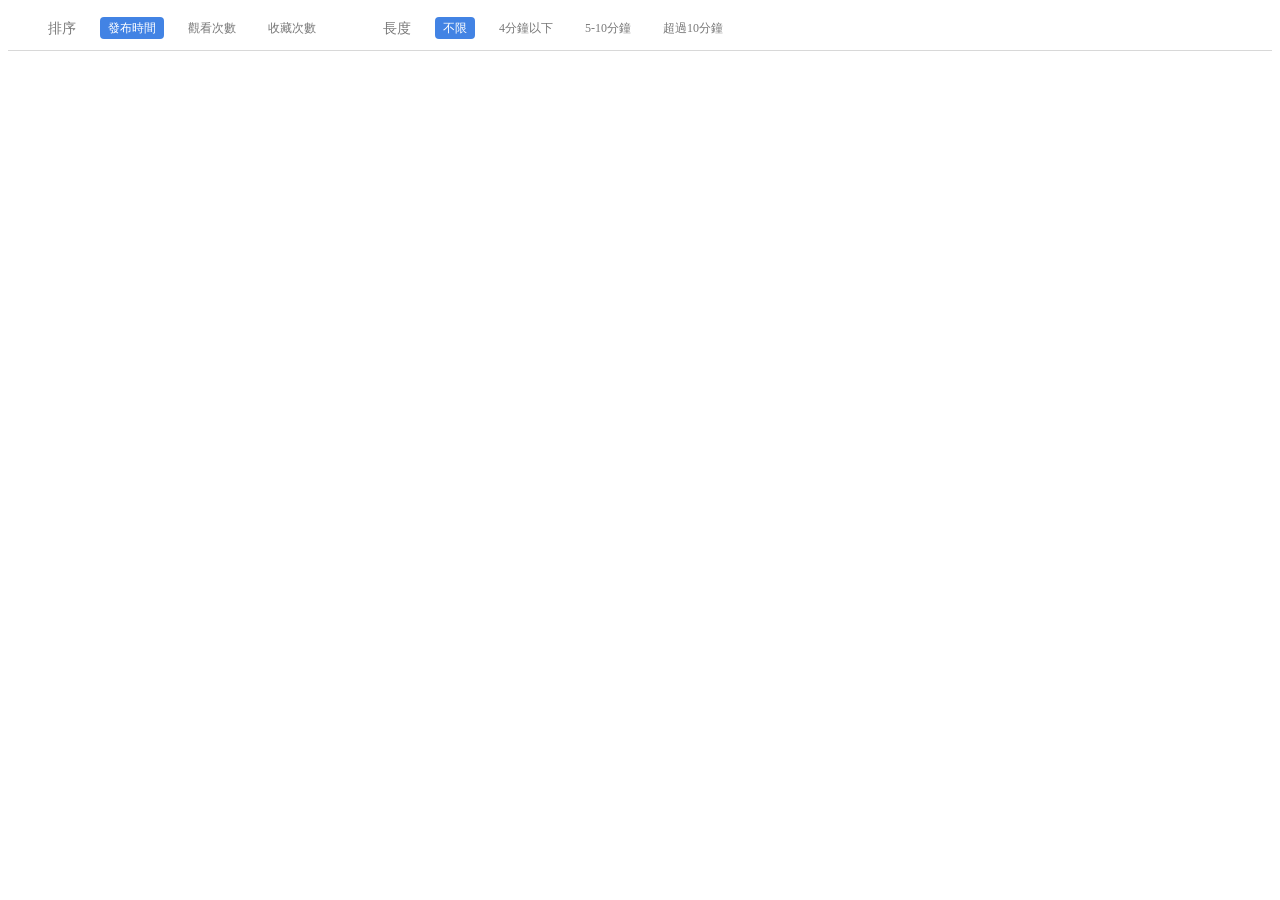
<file: FrontEnd/webroot/index.html>
<!DOCTYPE html>
<html lang="en">
    <head>
    <meta charset="utf-8">
    <meta http-equiv="X-UA-Compatible" content="IE=edge">
    <meta name="viewport" content="width=device-width, initial-scale=1">
    <title>FrontEnd test</title>
    <link rel="stylesheet" type="text/css" href="css/style.css">
    <style type="text/css"></style>
    <script defer src="https://ajax.googleapis.com/ajax/libs/jquery/3.3.1/jquery.min.js"></script>
    </head>

    <body>
        <div class="navigation-block">
            <ul class="nav-main" id="nav-sort">
                <li class="nav-filter">排序</li>
                <li class="nav-sub">
                    <span class="nav-text select-nav" id="sort-publish" data-sort="publish">發布時間</span>
                </li>
                <li class="nav-sub">
                    <span class="nav-text" id="sort-viewer" data-sort="views">觀看次數</span>
                </li>
                <li class="nav-sub">
                    <span class="nav-text" id="sort-collect" data-sort="collectCount">收藏次數</span>
                </li>
            </ul>
            <ul class="nav-main" id="nav-length">
                <li class="nav-filter">長度</li>
                <li class="nav-sub">
                    <span class="nav-text select-nav" id="all-time" data-time="all">不限</span>
                </li>
                <li class="nav-sub">
                    <span class="nav-text" id="four-minutes" data-time="fourMinutes">4分鐘以下</span>
                </li>
                <li class="nav-sub">
                    <span class="nav-text" id="five-to-ten-minutes" data-time="fiveToTenMinutes">5-10分鐘</span>
                </li>
                <li class="nav-sub">
                    <span class="nav-text" id="more-ten-minutes" data-time="moreTenMinutes">超過10分鐘</span>
                </li>
            </ul>
        </div>
        <div class="video-block">
        <ul class="nav-video"></ul>
        </div>
    </body>
    <script type="text/javascript">
    
    </script>
    <script defer src="js/video.js"></script>
</html>
</file>
<file: FrontEnd/webroot/css/style.css>
.navigation-block {
  border-bottom: 1px solid #D8D8D8;
  color: #787878;
  font-size: 12px;
}

.nav-main {
  display: inline-flex;
  list-style: none;
}

.nav-filter {
  padding-right: 24px;
  font-size: 14px;
}

.nav-sub {
  padding-right: 16px;
}

.nav-text {
  border-radius: 4px;
  padding: 4px 8px;
}

.select-nav { 
  background: #4283E4;
  color: #fff;
}

.nav-video { list-style: none; }

.single-video {
  display: inline-block;
  width: 240px;
  margin-right: 20px;
  margin-bottom: 2%;
  border-radius: 4px;
  box-shadow: 0 1px 3px 0 rgba(0,0,0,0.30);
  background: #FFFFFF;
}

.video-photo {
  overflow: hidden;
  position: relative;
  height: 135px;
}

.inner-photo { height: 100%; }
.inner-photo:hover { transform: scale(1.5); }

.video-photo img {
  width: 100%;
  height: 100%;
}

.video-time {
  position: absolute;
  width: 39px;
  right: 8px;
  bottom: 8px;
  border-radius: 2px;
  background: rgba(0,0,0,0.80);
  color: #fff;
  font-size: 12px;
  text-align: center;
}

.video-description { width: 240px; }

.video-title {
  overflow: hidden;
  width: 232px;
  height: 40px;
  margin: 4px 0;
  padding-left: 8px;
  color: #212B36;
  font-size: 14px;
  line-height: 20px;
}

.icon-headphone {
  vertical-align: sub;
  font-size: 19px;
  color: #787878;
}

.icon-headphone::before { content: url('../image/ic_headset_black_24px.svg'); }

.video-viewer {
  padding-left: 8px;
  font-size: 14px;
  color: #787878;
  line-height: 20px;
}

.video-info {
  padding-right: 8px;
  padding-bottom: 8px;
  text-align: end;
}
.info-btn {
  background: #4283E4;
  border-radius: 2px;
  padding: 2px 8px;
  font-size: 12px;
  color: #FFFFFF;
  letter-spacing: -0.03px;
}

.info-btn.level {
  margin-left: 5px;
  background: #4283E4;
}

.info-btn.language {  background: #37C597; }
</file>
